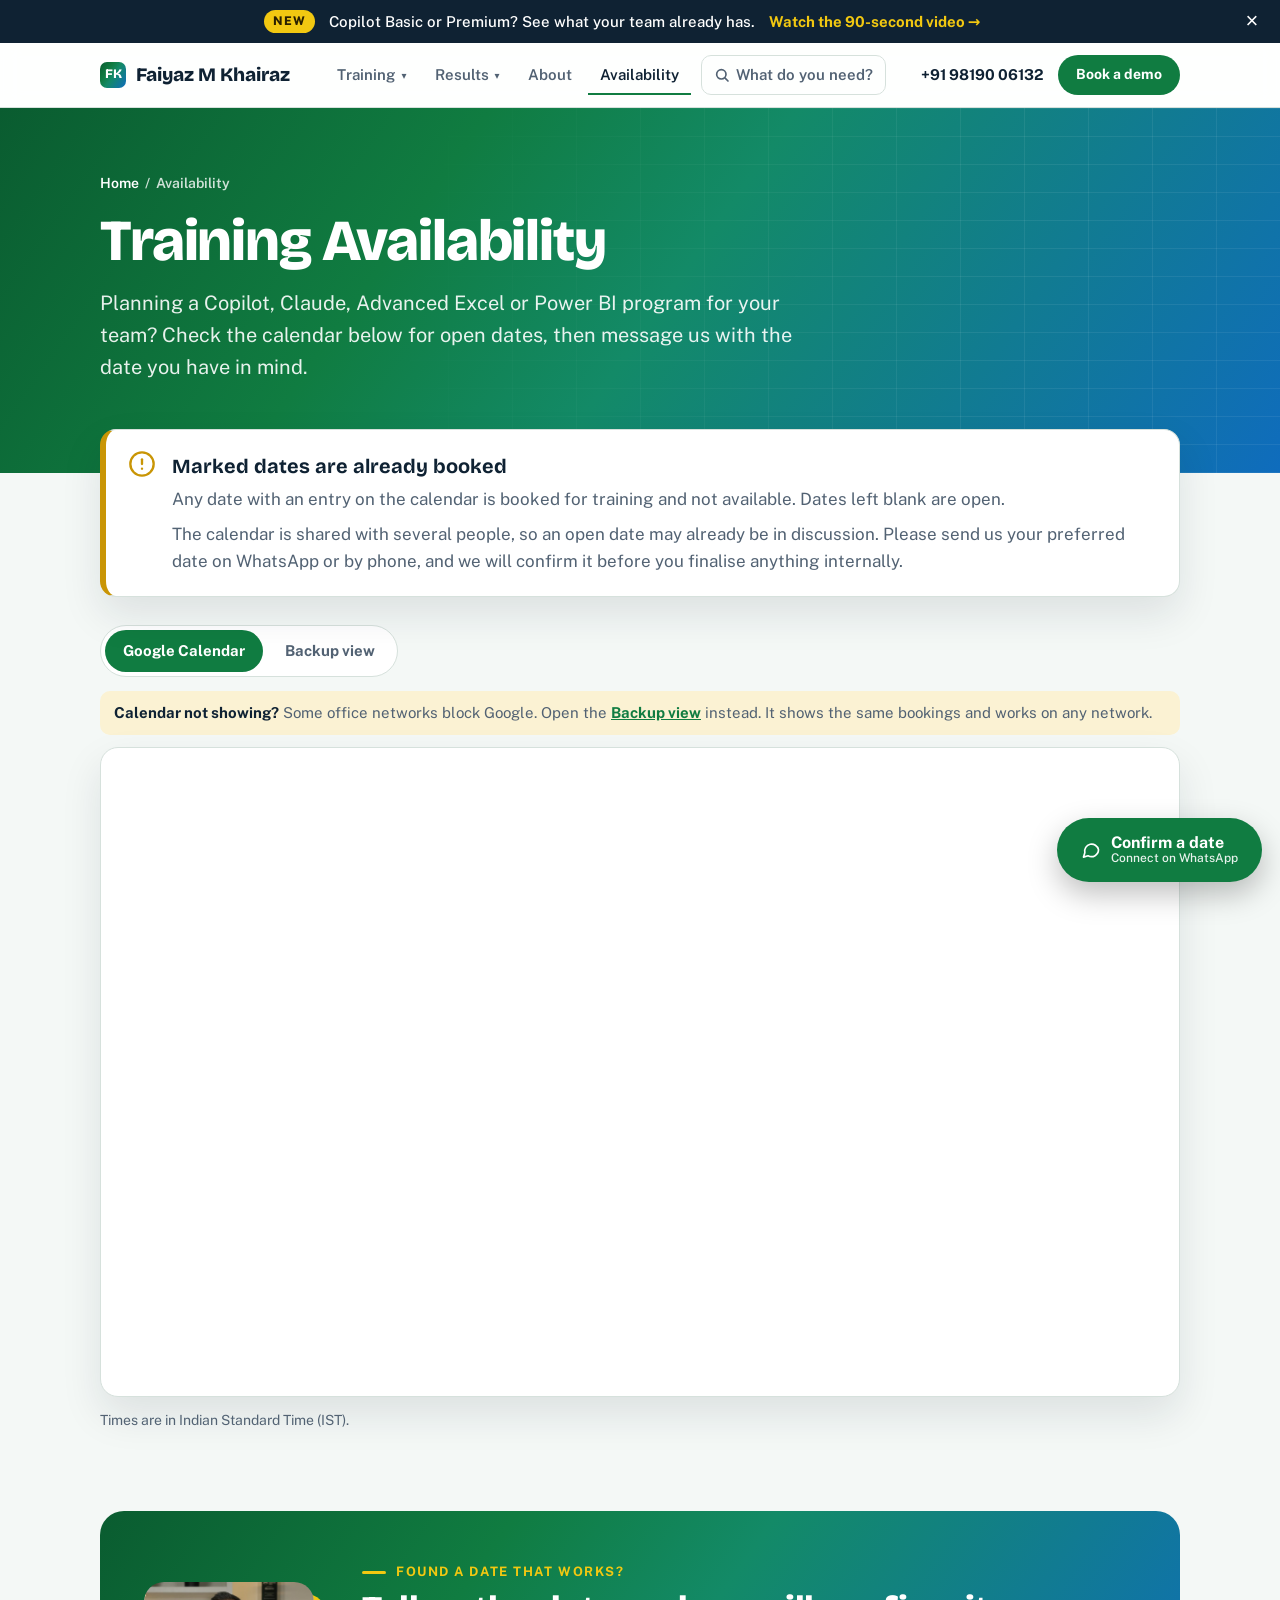
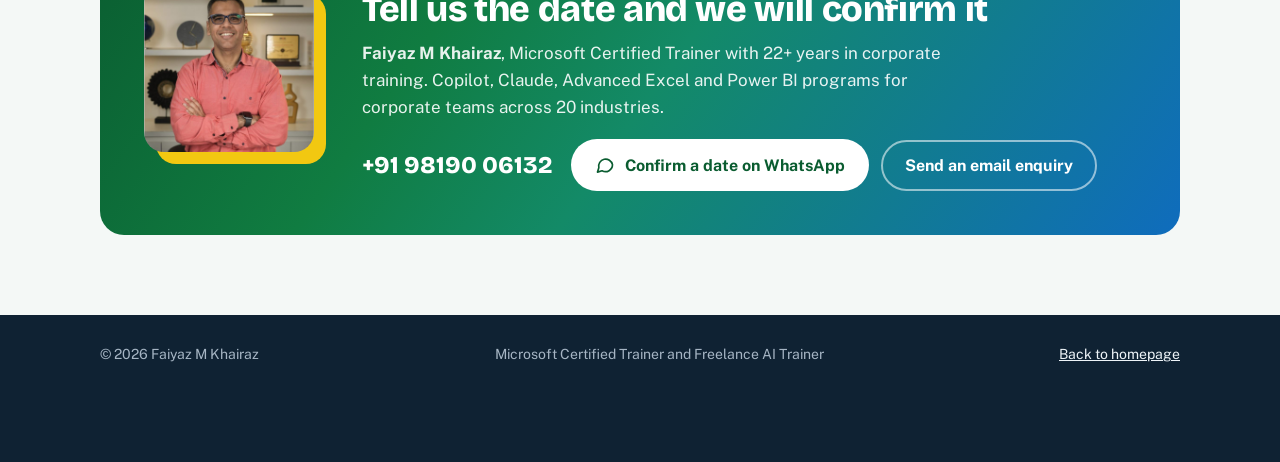
<file: availability/index.html>
<!doctype html>
<html lang="en">
<head>
<meta charset="utf-8">
<meta name="viewport" content="width=device-width, initial-scale=1, viewport-fit=cover">
<title>Training Availability Calendar | Faiyaz M Khairaz</title>
<meta name="description" content="Check Faiyaz M Khairaz's training calendar for open dates for Copilot, Claude, Advanced Excel and Power BI corporate training, then confirm the date with us before finalising.">
<link rel="canonical" href="https://faiyazkhairaz.com/availability/">
<meta name="author" content="Faiyaz M Khairaz">
<meta name="theme-color" content="#107C41">
<meta property="og:type" content="website">
<meta property="og:site_name" content="Faiyaz M Khairaz">
<meta property="og:title" content="Training Availability Calendar | Faiyaz M Khairaz">
<meta property="og:description" content="See open dates for corporate training with Faiyaz M Khairaz, then confirm with us before finalising.">
<meta property="og:url" content="https://faiyazkhairaz.com/availability/">
<meta property="og:image" content="https://faiyazkhairaz.com/assets/img/og-image.jpg">
<meta property="og:locale" content="en_IN">
<meta name="twitter:card" content="summary_large_image">
<meta name="twitter:image" content="https://faiyazkhairaz.com/assets/img/og-image.jpg">
<link rel="icon" href="../assets/img/favicon.png">
<link rel="apple-touch-icon" href="../assets/img/favicon.png">
<link rel="preconnect" href="https://fonts.googleapis.com">
<link rel="preconnect" href="https://fonts.gstatic.com" crossorigin>
<link rel="stylesheet" href="https://fonts.googleapis.com/css2?family=Bricolage+Grotesque:opsz,wght@12..96,400;12..96,600;12..96,700;12..96,800&family=Public+Sans:wght@400;500;600;700&display=swap">
<link rel="stylesheet" href="../case-studies/case-studies.css">
<style>
/* Availability page only */
.notice{display:flex;gap:16px;align-items:flex-start;margin-top:-44px;position:relative;z-index:2;background:var(--surface);border:1px solid var(--line);border-left:6px solid var(--gold);border-radius:16px;padding:20px 22px;box-shadow:0 18px 40px color-mix(in srgb,var(--ink) 10%,transparent)}
.notice svg{flex:none;width:28px;height:28px;color:var(--gold)}
.notice b{display:block;font-family:var(--display);font-size:20px;margin-bottom:4px}
.notice p{color:var(--muted)}
.notice p+p{margin-top:8px}
.cal{background:#FFFFFF;border:1px solid var(--line);border-radius:18px;overflow:hidden;box-shadow:0 18px 40px color-mix(in srgb,var(--ink) 10%,transparent)}
.cal iframe{display:block;width:100%;height:clamp(520px,72vh,720px);border:0}
.cal-alt{margin-top:12px;font-size:14px;color:var(--muted)}
.cal-alt a,.av-msg a,.cal-hint a{color:var(--green);font-weight:700}
.cal-hint{margin:0 0 12px;padding:10px 14px;font-size:15px;color:var(--muted);background:var(--tint-gold);border-radius:10px}
.cal-hint b{color:var(--ink)}

/* Booked colour */
:root{--busy:#C2412D;--tint-busy:#FCE9E5}
@media (prefers-color-scheme: dark){:root:not([data-theme="light"]){--busy:#FF8A73;--tint-busy:#3A1D18}}
:root[data-theme="dark"]{--busy:#FF8A73;--tint-busy:#3A1D18}

/* View switch */
.tabs{display:inline-flex;gap:4px;margin-top:28px;margin-bottom:14px;padding:4px;background:var(--surface);border:1px solid var(--line);border-radius:999px;max-width:100%}
.tabs button{font:700 15px/1 var(--body);color:var(--muted);background:none;border:0;border-radius:999px;padding:11px 18px;cursor:pointer;min-height:42px}
.tabs button[aria-selected="true"]{background:var(--green);color:var(--on-accent)}
.tabs button:focus-visible{outline:3px solid var(--sky);outline-offset:2px}

/* Own calendar */
.av{background:var(--surface);border:1px solid var(--line);border-radius:18px;padding:clamp(16px,3vw,28px);box-shadow:0 18px 40px color-mix(in srgb,var(--ink) 10%,transparent)}
.av-head{display:flex;align-items:center;justify-content:space-between;gap:12px}
.av-head h2{font-family:var(--display);font-size:clamp(22px,3vw,30px);margin:0;text-align:center;flex:1}
.av-nav{width:44px;height:44px;flex:none;border-radius:50%;border:1px solid var(--line);background:var(--surface);color:var(--ink);font-size:22px;line-height:1;cursor:pointer;display:grid;place-items:center}
.av-nav:disabled{opacity:.35;cursor:default}
.av-nav:not(:disabled):hover{border-color:var(--green);color:var(--green)}
.legend{display:flex;flex-wrap:wrap;justify-content:center;gap:8px 20px;margin:14px 0 18px;font-size:14px;color:var(--muted)}
.legend span{display:inline-flex;align-items:center;gap:8px}
.sw{width:14px;height:14px;border-radius:4px;display:inline-block;border:1px solid var(--line)}
.sw-busy{background:var(--tint-busy);border-color:var(--busy)}
.sw-open{background:var(--surface)}
.sw-today{background:var(--surface);border:2px solid var(--green)}
.grid{display:grid;grid-template-columns:repeat(7,minmax(0,1fr));gap:6px}
.dow{font-size:12px;font-weight:700;letter-spacing:.08em;text-transform:uppercase;color:var(--muted);text-align:center;padding-bottom:4px}
.day{min-height:92px;border:1px solid var(--line);border-radius:10px;padding:6px;display:flex;flex-direction:column;gap:4px;min-width:0;background:var(--surface)}
.day.blank{border:0;background:none}
.day .n{font-weight:700;font-size:14px}
.day.past{opacity:.45}
.day.today{border:2px solid var(--green)}
.day.busy{background:var(--tint-busy);border-color:color-mix(in srgb,var(--busy) 45%,transparent)}
.day.busy .n{color:var(--busy)}
.chip{font-size:12px;line-height:1.25;font-weight:600;color:var(--ink);background:var(--surface);border-left:3px solid var(--busy);border-radius:4px;padding:3px 5px;white-space:nowrap;overflow:hidden;text-overflow:ellipsis}
.more{font-size:12px;color:var(--muted);font-weight:600}
.av-list{margin-top:22px;border-top:1px solid var(--line);padding-top:18px}
.av-list h3{font-family:var(--display);font-size:20px;margin:0 0 10px}
.av-list ul{list-style:none;margin:0;padding:0;display:grid;gap:8px}
.av-list li{display:grid;grid-template-columns:minmax(120px,auto) 1fr;gap:4px 16px;padding:10px 14px;border-radius:10px;background:var(--tint-busy);border-left:4px solid var(--busy)}
.av-list li b{color:var(--busy)}
.av-list li small{display:block;color:var(--muted);font-size:13px}
.av-list .none{background:var(--tint-green);border-left-color:var(--green);display:block}
.av-msg{margin-top:14px;font-size:14px;color:var(--muted)}
.av-msg.err{color:var(--busy);font-weight:600}
@media (max-width:640px){
  .day{min-height:48px;padding:4px;align-items:center;justify-content:flex-start}
  .day .n{font-size:13px}
  .chip,.more{display:none}
  .day.busy::after{content:"";width:6px;height:6px;border-radius:50%;background:var(--busy)}
  .dow{font-size:11px;letter-spacing:0}
  .av-list li{grid-template-columns:1fr}
  .tabs{display:flex}
  .tabs button{flex:1;padding:11px 10px;font-size:14px}
}
</style>
<link rel="stylesheet" href="/assets/nav/site-nav.css">
<script src="/assets/nav/site-nav.js" defer></script>
</head>
<body>
<header class="top">
  <div class="wrap">
    <a class="mark" href="../index.html"><i>FK</i>Faiyaz M Khairaz</a>
    <nav class="nav" aria-label="Sections">
      <a href="../index.html#about">About</a>
      <a href="../index.html#programs">Programs</a>
      <a href="../case-studies/index.html">Case Studies</a>
      <a href="index.html" aria-current="page">Availability</a>
      <a href="../index.html#clients">Clients</a>
      <a href="../index.html#enquiry">Enquire</a>
    </nav>
    <div class="top-cta"><a class="tel" href="tel:+919819006132">+91 98190 06132</a><a class="btn btn-green" href="https://wa.me/919819006132?text=Hi%20Faiyaz%2C%20I%20checked%20your%20availability%20calendar%20and%20would%20like%20to%20confirm%20a%20training%20date." target="_blank" rel="noopener">WhatsApp me</a></div>
  </div>
</header>

<main>
<section class="cs-hero">
  <div class="wrap">
    <div>
      <nav class="crumbs" aria-label="Breadcrumb"><a href="../index.html">Home</a><span aria-hidden="true">/</span><span>Availability</span></nav>
      <h1>Training Availability</h1>
      <p class="intro">Planning a Copilot, Claude, Advanced Excel or Power BI program for your team? Check the calendar below for open dates, then message us with the date you have in mind.</p>
    </div>
  </div>
</section>

<section style="padding-top:0">
  <div class="wrap">
    <div class="notice" role="note">
      <svg viewBox="0 0 24 24" fill="none" stroke="currentColor" stroke-width="2" stroke-linecap="round" stroke-linejoin="round" aria-hidden="true"><circle cx="12" cy="12" r="10"/><path d="M12 8v4"/><path d="M12 16h.01"/></svg>
      <div>
        <b>Marked dates are already booked</b>
        <p>Any date with an entry on the calendar is booked for training and not available. Dates left blank are open.</p>
        <p>The calendar is shared with several people, so an open date may already be in discussion. Please send us your preferred date on WhatsApp or by phone, and we will confirm it before you finalise anything internally.</p>
      </div>
    </div>

    <div class="tabs" role="tablist" aria-label="Choose a calendar view">
      <button type="button" role="tab" id="tab-google" aria-selected="true" aria-controls="panel-google">Google Calendar</button>
      <button type="button" role="tab" id="tab-own" aria-selected="false" aria-controls="panel-own" tabindex="-1">Backup view</button>
    </div>

    <div id="panel-own" role="tabpanel" aria-labelledby="tab-own" hidden>
      <div class="av">
        <div class="av-head">
          <button type="button" class="av-nav" id="av-prev" aria-label="Previous month">&#8249;</button>
          <h2 id="av-month" aria-live="polite">&nbsp;</h2>
          <button type="button" class="av-nav" id="av-next" aria-label="Next month">&#8250;</button>
        </div>
        <div class="legend" aria-hidden="true">
          <span><i class="sw sw-busy"></i>Booked</span>
          <span><i class="sw sw-open"></i>Open (please confirm)</span>
          <span><i class="sw sw-today"></i>Today</span>
        </div>
        <div class="grid" id="av-grid"></div>
        <div class="av-list">
          <h3 id="av-list-h">Booked dates</h3>
          <ul id="av-list"><li class="none">Loading the calendar…</li></ul>
        </div>
        <p class="av-msg" id="av-msg">Loading the calendar…</p>
      </div>
    </div>

    <div id="panel-google" role="tabpanel" aria-labelledby="tab-google">
      <p class="cal-hint"><b>Calendar not showing?</b> Some office networks block Google. Open the <a href="#" id="back-own">Backup view</a> instead. It shows the same bookings and works on any network.</p>
      <div class="cal">
        <iframe id="gcal" title="Faiyaz M Khairaz training calendar in Google Calendar"
          data-src="https://calendar.google.com/calendar/embed?src=1q6n3rqcsvnal63nr944qm4htc%40group.calendar.google.com&amp;ctz=Asia%2FKolkata&amp;mode=MONTH&amp;showTitle=0&amp;showPrint=0&amp;showCalendars=0&amp;showTz=0&amp;wkst=2"></iframe>
      </div>
      <p class="cal-alt">Times are in Indian Standard Time (IST).</p>
    </div>
  </div>
</section>

<section style="padding-top:0">
  <div class="wrap">
    <div class="cta">
      <div class="ph"><img src="../assets/img/faiyaz-m-khairaz-corporate-trainer.jpg" alt="Faiyaz M Khairaz" width="170" height="170"></div>
      <div>
        <span class="eyebrow">Found a date that works?</span>
        <h2>Tell us the date and we will confirm it</h2>
        <p><b>Faiyaz M Khairaz</b>, Microsoft Certified Trainer with 22+ years in corporate training. Copilot, Claude, Advanced Excel and Power BI programs for corporate teams across 20 industries.</p>
        <div class="row">
          <a class="phone" href="tel:+919819006132">+91 98190 06132</a>
          <a class="btn btn-white" href="https://wa.me/919819006132?text=Hi%20Faiyaz%2C%20I%20checked%20your%20availability%20calendar%20and%20would%20like%20to%20confirm%20a%20training%20date%3A%20" target="_blank" rel="noopener"><svg viewBox="0 0 24 24" fill="none" stroke="currentColor" stroke-width="2" stroke-linecap="round" stroke-linejoin="round" aria-hidden="true"><path d="M21 11.5a8.4 8.4 0 0 1-12.5 7.4L3 20.5l1.6-5.3A8.4 8.4 0 1 1 21 11.5z"/></svg>Confirm a date on WhatsApp</a>
          <a class="btn btn-outline-white" href="../index.html#enquiry">Send an email enquiry</a>
        </div>
      </div>
    </div>
  </div>
</section>
</main>

<footer>
  <div class="wrap">
    <span>&copy; 2026 Faiyaz M Khairaz</span>
    <span>Microsoft Certified Trainer and Freelance AI Trainer</span>
    <a href="../index.html">Back to homepage</a>
  </div>
</footer>
<a class="btn btn-green float" href="https://wa.me/919819006132?text=Hi%20Faiyaz%2C%20I%20checked%20your%20availability%20calendar%20and%20would%20like%20to%20confirm%20a%20training%20date%3A%20" target="_blank" rel="noopener"><svg viewBox="0 0 24 24" fill="none" stroke="currentColor" stroke-width="2" stroke-linecap="round" stroke-linejoin="round" aria-hidden="true"><path d="M21 11.5a8.4 8.4 0 0 1-12.5 7.4L3 20.5l1.6-5.3A8.4 8.4 0 1 1 21 11.5z"/></svg><span class="fl"><b>Confirm a date</b><small>Connect on WhatsApp</small></span></a>
<script>
(function(){
  /* ---------- Tabs: "Booked dates" (from this website) and Google Calendar ---------- */
  var tabs=[document.getElementById('tab-own'),document.getElementById('tab-google')];
  var panels=[document.getElementById('panel-own'),document.getElementById('panel-google')];
  var gcal=document.getElementById('gcal');
  function show(k){
    tabs.forEach(function(t,i){var on=i===k;t.setAttribute('aria-selected',on);t.tabIndex=on?0:-1;panels[i].hidden=!on;});
    if(k===0&&!started){started=true;load();}
    if(k===1&&!gcal.src){
      var src=gcal.getAttribute('data-src');
      // On phones the month grid is cramped, so Google shows its agenda (list) view.
      if(window.matchMedia('(max-width:640px)').matches) src=src.replace('mode=MONTH','mode=AGENDA');
      gcal.src=src;
    }
  }
  tabs.forEach(function(t,i){
    t.addEventListener('click',function(){show(i);});
    t.addEventListener('keydown',function(e){if(e.key==='ArrowRight'||e.key==='ArrowLeft'){var k=1-i;show(k);tabs[k].focus();}});
  });
  document.getElementById('back-own').addEventListener('click',function(e){e.preventDefault();show(0);tabs[0].focus();});

  /* ---------- Booked dates, read live from the calendar by calendar-feed.php ---------- */
  var FEED='calendar-feed.php';
  var MONTHS=['January','February','March','April','May','June','July','August','September','October','November','December'];
  var DOW=['Mon','Tue','Wed','Thu','Fri','Sat','Sun'];
  var grid=document.getElementById('av-grid'),title=document.getElementById('av-month');
  var list=document.getElementById('av-list'),listH=document.getElementById('av-list-h'),msg=document.getElementById('av-msg');
  var prev=document.getElementById('av-prev'),next=document.getElementById('av-next');
  var byDay={},events=[],minM,maxM,view,loaded=false,started=false;

  function todayIST(){return new Intl.DateTimeFormat('en-CA',{timeZone:'Asia/Kolkata',year:'numeric',month:'2-digit',day:'2-digit'}).format(new Date());}
  function ym(s){return {y:+s.slice(0,4),m:+s.slice(5,7)-1};}
  function idx(o){return o.y*12+o.m;}
  function pad(n){return (n<10?'0':'')+n;}
  function iso(y,m,d){return y+'-'+pad(m+1)+'-'+pad(d);}
  function nice(s){var p=ym(s);return (+s.slice(8,10))+' '+MONTHS[p.m].slice(0,3)+' '+p.y;}
  function weekday(s){return DOW[(new Date(Date.UTC(+s.slice(0,4),+s.slice(5,7)-1,+s.slice(8,10))).getUTCDay()+6)%7];}
  function el(tag,cls,text){var e=document.createElement(tag);if(cls)e.className=cls;if(text!=null)e.textContent=text;return e;}

  function index(evs){
    byDay={};
    evs.forEach(function(ev){
      var d=new Date(ev.start+'T00:00:00Z'),end=new Date(ev.end+'T00:00:00Z'),guard=0;
      while(d<=end&&guard++<400){
        var k=d.toISOString().slice(0,10);
        (byDay[k]=byDay[k]||[]).push(ev);
        d.setUTCDate(d.getUTCDate()+1);
      }
    });
  }

  function render(){
    var y=view.y,m=view.m,today=todayIST();
    title.textContent=MONTHS[m]+' '+y;
    prev.disabled=idx(view)<=minM; next.disabled=idx(view)>=maxM;
    grid.textContent='';
    DOW.forEach(function(d){grid.appendChild(el('div','dow',d));});
    var first=(new Date(Date.UTC(y,m,1)).getUTCDay()+6)%7,days=new Date(Date.UTC(y,m+1,0)).getUTCDate();
    for(var b=0;b<first;b++)grid.appendChild(el('div','day blank'));
    for(var d=1;d<=days;d++){
      var k=iso(y,m,d),evs=byDay[k]||[],c=el('div','day');
      if(k<today)c.classList.add('past');
      if(k===today)c.classList.add('today');
      if(evs.length)c.classList.add('busy');
      c.appendChild(el('span','n',d));
      evs.slice(0,2).forEach(function(ev){var ch=el('span','chip',ev.title);ch.title=ev.title+(ev.time?' · '+ev.time:'');c.appendChild(ch);});
      if(evs.length>2)c.appendChild(el('span','more','+'+(evs.length-2)+' more'));
      c.setAttribute('aria-label',d+' '+MONTHS[m]+(evs.length?': booked, '+evs.map(function(e){return e.title;}).join(', '):': open'));
      grid.appendChild(c);
    }
    // List of bookings in this month
    listH.textContent='Booked in '+MONTHS[m]+' '+y;
    list.textContent='';
    var from=iso(y,m,1),to=iso(y,m,days);
    var inMonth=events.filter(function(ev){return ev.end>=from&&ev.start<=to;});
    if(!inMonth.length){list.appendChild(el('li','none','No bookings yet in '+MONTHS[m]+'. All dates are open, subject to confirmation.'));return;}
    inMonth.forEach(function(ev){
      var li=el('li'),when=el('b',null,ev.start===ev.end?weekday(ev.start)+', '+nice(ev.start):nice(ev.start)+' – '+nice(ev.end));
      var what=el('span',null,ev.title);
      if(ev.time)what.appendChild(el('small',null,ev.time+' IST'));
      li.appendChild(when);li.appendChild(what);list.appendChild(li);
    });
  }

  function load(){
    fetch(FEED,{cache:'no-store',headers:{'Accept':'application/json'}})
      .then(function(r){return r.json();})
      .then(function(data){
        if(!data||!data.ok)throw new Error('no data');
        events=data.events||[];index(events);
        var t=ym(todayIST());
        minM=idx(ym(data.from));maxM=idx(ym(data.until));
        if(!loaded){view=t;loaded=true;}
        if(idx(view)<minM)view=ym(data.from);
        if(idx(view)>maxM)view=ym(data.until);
        render();
        var u=new Date(data.updated);
        msg.className='av-msg';
        msg.textContent='Live from Faiyaz’s training calendar. Last checked '+u.toLocaleTimeString('en-IN',{timeZone:'Asia/Kolkata',hour:'numeric',minute:'2-digit'})+' IST'+(data.stale?' (showing the last saved copy)':'')+'.';
      })
      .catch(function(){
        if(loaded)return; // keep showing the last good data
        msg.className='av-msg err';
        msg.textContent='';
        msg.append('The booked dates could not be loaded just now. Try the ');
        var a=el('a',null,'Google Calendar view');a.href='#';a.addEventListener('click',function(e){e.preventDefault();show(1);});
        msg.append(a,', or WhatsApp +91 98190 06132 and we will tell you the open dates.');
        list.textContent='';list.appendChild(el('li','none','Calendar not available right now.'));
        title.textContent=MONTHS[ym(todayIST()).m]+' '+ym(todayIST()).y;prev.disabled=next.disabled=true;
      });
  }

  prev.addEventListener('click',function(){if(idx(view)>minM){view=view.m===0?{y:view.y-1,m:11}:{y:view.y,m:view.m-1};render();}});
  next.addEventListener('click',function(){if(idx(view)<maxM){view=view.m===11?{y:view.y+1,m:0}:{y:view.y,m:view.m+1};render();}});

  // Google Calendar is the default view. "Booked dates" loads the first time it is opened.
  show(1);
  // Keep it live while the page is open: check for calendar changes every minute.
  setInterval(function(){if(!document.hidden&&started)load();},60000);
  document.addEventListener('visibilitychange',function(){if(!document.hidden&&loaded)load();});
})();
</script>
</body>
</html>
</file>
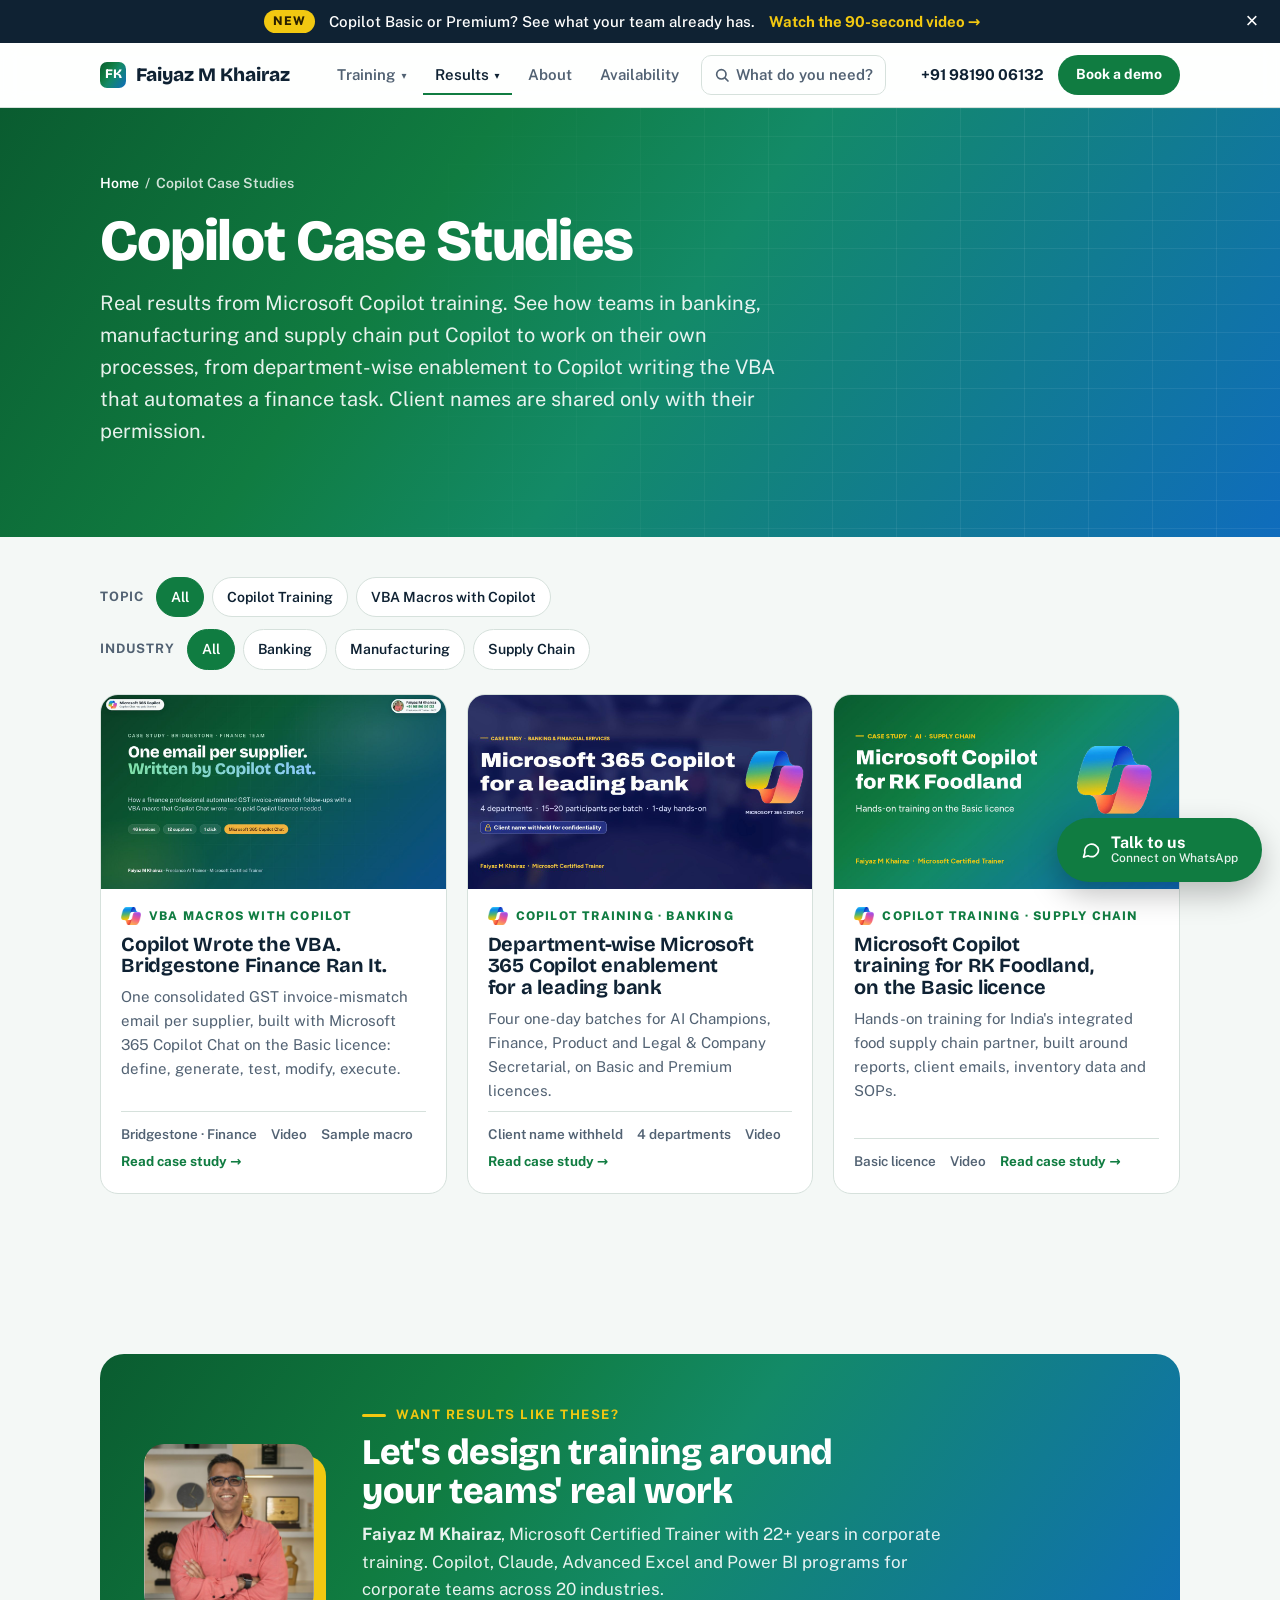
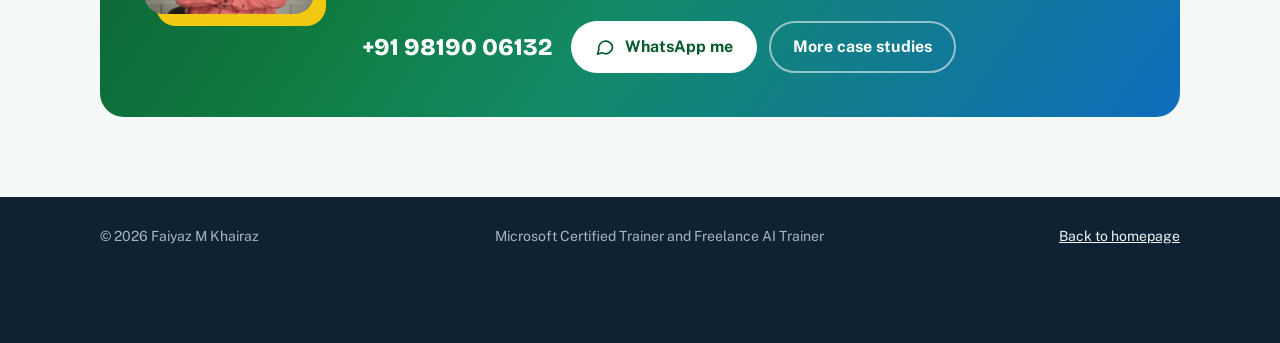
<file: case-studies/index.html>
<!doctype html>
<html lang="en">
<head>
<meta charset="utf-8">
<meta name="viewport" content="width=device-width, initial-scale=1, viewport-fit=cover">
<title>Copilot Case Studies: Microsoft Copilot Training &amp; Automation | Faiyaz M Khairaz</title>
<meta name="description" content="Microsoft Copilot case studies by Faiyaz M Khairaz, Freelance AI Trainer and Microsoft Certified Trainer: Copilot training and Copilot-built automation for banking, manufacturing and supply chain teams.">
<link rel="canonical" href="https://faiyazkhairaz.com/case-studies/">
<meta name="author" content="Faiyaz M Khairaz">
<meta name="theme-color" content="#107C41">
<meta property="og:type" content="website">
<meta property="og:site_name" content="Faiyaz M Khairaz">
<meta property="og:title" content="Copilot Case Studies: Microsoft Copilot Training &amp; Automation | Faiyaz M Khairaz">
<meta property="og:description" content="Microsoft Copilot case studies: Copilot training and Copilot-built automation for banking, manufacturing and supply chain teams.">
<meta property="og:url" content="https://faiyazkhairaz.com/case-studies/">
<meta property="og:image" content="https://faiyazkhairaz.com/assets/case-studies/ai-banking-share.jpg">
<meta property="og:locale" content="en_IN">
<meta name="twitter:card" content="summary_large_image">
<meta name="twitter:image" content="https://faiyazkhairaz.com/assets/case-studies/ai-banking-share.jpg">
<link rel="icon" href="../assets/img/favicon.png">
<link rel="apple-touch-icon" href="../assets/img/favicon.png">
<link rel="preconnect" href="https://fonts.googleapis.com">
<link rel="preconnect" href="https://fonts.gstatic.com" crossorigin>
<link rel="stylesheet" href="https://fonts.googleapis.com/css2?family=Bricolage+Grotesque:opsz,wght@12..96,400;12..96,600;12..96,700;12..96,800&family=Public+Sans:wght@400;500;600;700&display=swap">
<link rel="stylesheet" href="case-studies.css">
</head>
<body>
<header class="top">
  <div class="wrap">
    <a class="mark" href="../index.html"><i>FK</i>Faiyaz M Khairaz</a>
    <nav class="nav" aria-label="Sections">
      <a href="../index.html#about">About</a>
      <a href="../index.html#programs">Programs</a>
      <a href="../index.html#videos">Videos</a>
      <a href="index.html" aria-current="page">Case Studies</a>
      <a href="../index.html#clients">Clients</a>
      <a href="../availability/">Availability</a>
      <a href="../index.html#enquiry">Enquire</a>
    </nav>
    <div class="top-cta"><a class="tel" href="tel:+919819006132">+91 98190 06132</a><a class="btn btn-green" href="https://wa.me/919819006132?text=Hi%20Faiyaz%2C%20I%20found%20your%20profile%20and%20would%20like%20to%20discuss%20a%20training%20program%20for%20my%20team." target="_blank" rel="noopener">WhatsApp me</a></div>
  </div>
</header>

<main>
<section class="cs-hero">
  <div class="wrap">
    <div>
      <nav class="crumbs" aria-label="Breadcrumb"><a href="../index.html">Home</a><span aria-hidden="true">/</span><span>Copilot Case Studies</span></nav>
      <h1>Copilot Case Studies</h1>
      <p class="intro">Real results from Microsoft Copilot training. See how teams in banking, manufacturing and supply chain put Copilot to work on their own processes, from department-wise enablement to Copilot writing the VBA that automates a finance task. Client names are shared only with their permission.</p>
    </div>
  </div>
</section>

<section style="padding-top:40px">
  <div class="wrap">
    <div class="filters" data-group="topic" role="group" aria-label="Filter by topic">
      <span class="lbl">Topic</span>
      <button type="button" data-v="all" aria-pressed="true">All</button>
      <button type="button" data-v="ai" aria-pressed="false">Copilot Training</button>
      <button type="button" data-v="vba" aria-pressed="false">VBA Macros with Copilot</button>
    </div>
    <div class="filters" data-group="industry" role="group" aria-label="Filter by industry">
      <span class="lbl">Industry</span>
      <button type="button" data-v="all" aria-pressed="true">All</button>
      <button type="button" data-v="banking" aria-pressed="false">Banking</button>
      <button type="button" data-v="manufacturing" aria-pressed="false">Manufacturing</button>
      <button type="button" data-v="supply-chain" aria-pressed="false">Supply Chain</button>
    </div>
    <div class="cards" data-filterable>
      <a class="card" href="vba-macros-copilot-gst-supplier-emails/" data-topic="vba" data-industry="manufacturing">
        <img src="vba-macros-copilot-gst-supplier-emails/poster.jpg" alt="" width="1280" height="720" loading="lazy">
        <div class="in">
          <span class="kind"><img src="../assets/img/copilot-logo.png" alt="" width="20" height="18">VBA Macros with Copilot</span>
          <h3>Copilot Wrote the VBA. Bridgestone Finance Ran It.</h3>
          <p>One consolidated GST invoice-mismatch email per supplier, built with Microsoft 365 Copilot Chat on the Basic licence: define, generate, test, modify, execute.</p>
          <div class="meta"><span>Bridgestone · Finance</span><span>Video</span><span>Sample macro</span><span class="go">Read case study →</span></div>
        </div>
      </a>
      <a class="card" href="ai-banking-copilot-enablement.html" data-topic="ai" data-industry="banking">
        <img src="../assets/case-studies/ai-banking-copilot-video.jpg" alt="" width="1280" height="720" loading="lazy">
        <div class="in">
          <span class="kind"><img src="../assets/img/copilot-logo.png" alt="" width="20" height="18">Copilot Training · Banking</span>
          <h3>Department-wise Microsoft 365 Copilot enablement for a leading bank</h3>
          <p>Four one-day batches for AI Champions, Finance, Product and Legal &amp; Company Secretarial, on Basic and Premium licences.</p>
          <div class="meta"><span>Client name withheld</span><span>4 departments</span><span>Video</span><span class="go">Read case study →</span></div>
        </div>
      </a>
      <a class="card" href="ai-supply-chain-rk-foodland-copilot.html" data-topic="ai" data-industry="supply-chain">
        <img src="../assets/case-studies/ai-supply-chain-rk-foodland-video.jpg" alt="" width="1280" height="720" loading="lazy">
        <div class="in">
          <span class="kind"><img src="../assets/img/copilot-logo.png" alt="" width="20" height="18">Copilot Training · Supply Chain</span>
          <h3>Microsoft Copilot training for RK Foodland, on the Basic licence</h3>
          <p>Hands-on training for India's integrated food supply chain partner, built around reports, client emails, inventory data and SOPs.</p>
          <div class="meta"><span>Basic licence</span><span>Video</span><span class="go">Read case study →</span></div>
        </div>
      </a>
    </div>
    <p class="empty" id="empty" hidden>No case studies match yet. Try another topic or industry.</p>
  </div>
</section>

<section>
  <div class="wrap">
    <div class="cta">
      <div class="ph"><img src="../assets/img/faiyaz-m-khairaz-corporate-trainer.jpg" alt="Faiyaz M Khairaz" width="170" height="170"></div>
      <div>
        <span class="eyebrow">Want results like these?</span>
        <h2>Let's design training around your teams' real work</h2>
        <p><b>Faiyaz M Khairaz</b>, Microsoft Certified Trainer with 22+ years in corporate training. Copilot, Claude, Advanced Excel and Power BI programs for corporate teams across 20 industries.</p>
        <div class="row">
          <a class="phone" href="tel:+919819006132">+91 98190 06132</a>
          <a class="btn btn-white" href="https://wa.me/919819006132?text=Hi%20Faiyaz%2C%20I%20found%20your%20profile%20and%20would%20like%20to%20discuss%20a%20training%20program%20for%20my%20team." target="_blank" rel="noopener"><svg viewBox="0 0 24 24" fill="none" stroke="currentColor" stroke-width="2" stroke-linecap="round" stroke-linejoin="round" aria-hidden="true"><path d="M21 11.5a8.4 8.4 0 0 1-12.5 7.4L3 20.5l1.6-5.3A8.4 8.4 0 1 1 21 11.5z"/></svg>WhatsApp me</a>
          <a class="btn btn-outline-white" href="index.html">More case studies</a>
        </div>
      </div>
    </div>
  </div>
</section>

</main>

<footer>
  <div class="wrap">
    <span>&copy; 2026 Faiyaz M Khairaz</span>
    <span>Microsoft Certified Trainer and Freelance AI Trainer</span>
    <a href="../index.html">Back to homepage</a>
  </div>
</footer>
<a class="btn btn-green float" href="https://wa.me/919819006132?text=Hi%20Faiyaz%2C%20I%20found%20your%20profile%20and%20would%20like%20to%20discuss%20a%20training%20program%20for%20my%20team." target="_blank" rel="noopener"><svg viewBox="0 0 24 24" fill="none" stroke="currentColor" stroke-width="2" stroke-linecap="round" stroke-linejoin="round" aria-hidden="true"><path d="M21 11.5a8.4 8.4 0 0 1-12.5 7.4L3 20.5l1.6-5.3A8.4 8.4 0 1 1 21 11.5z"/></svg><span class="fl"><b>Talk to us</b><small>Connect on WhatsApp</small></span></a>
<script src="case-studies.js"></script>
</body>
</html>
</file>
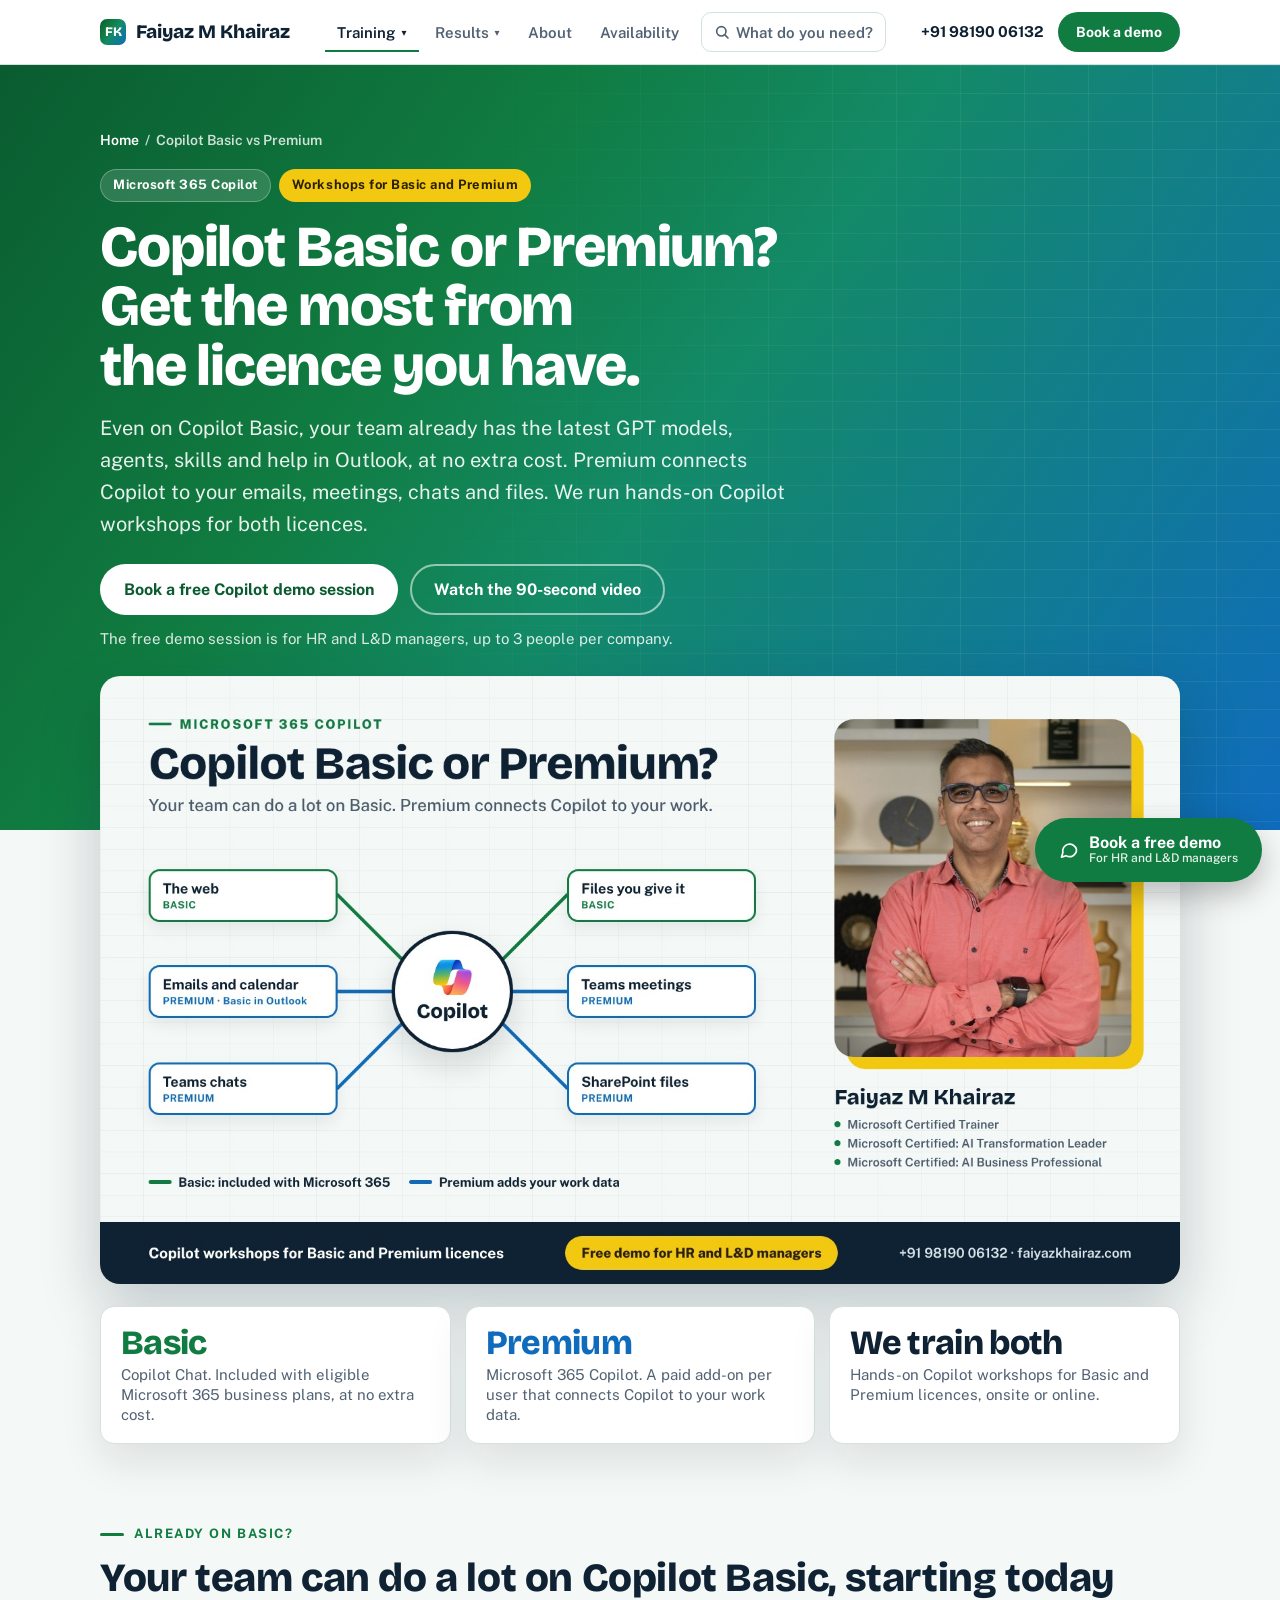
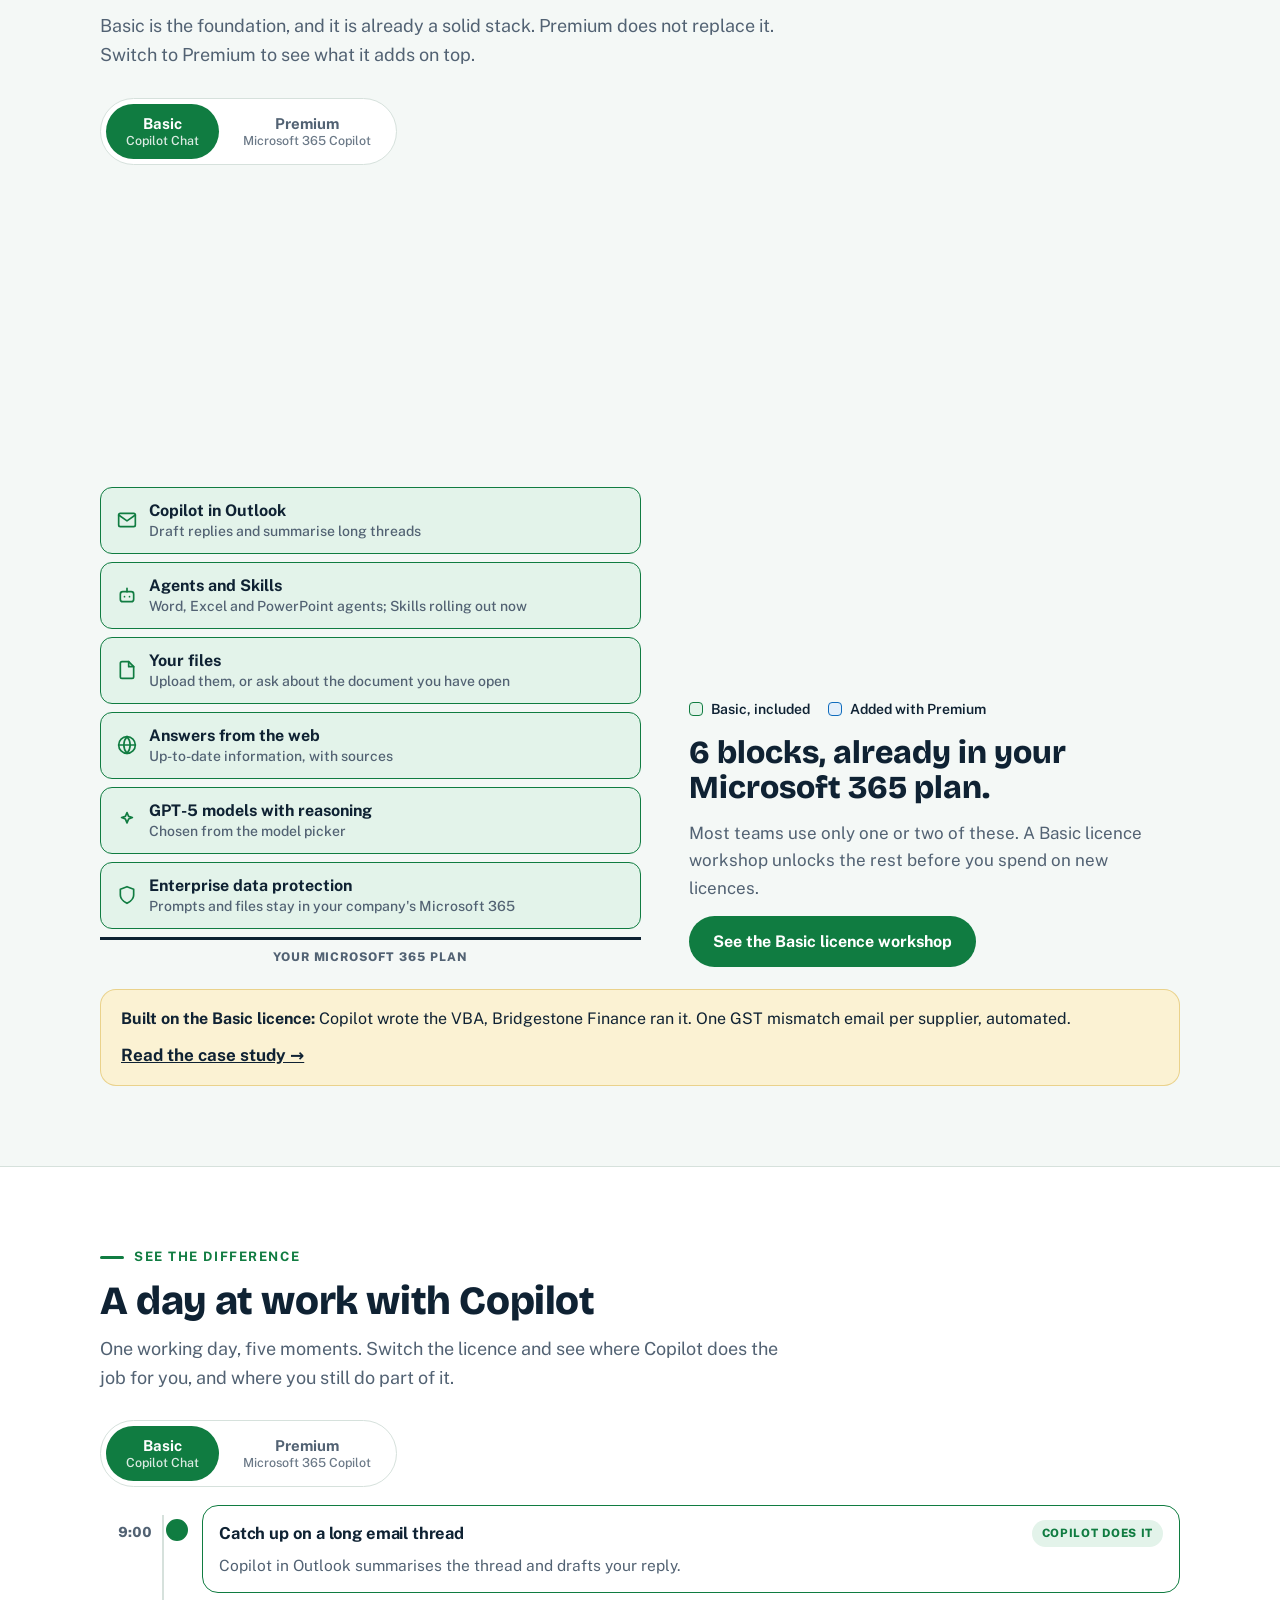
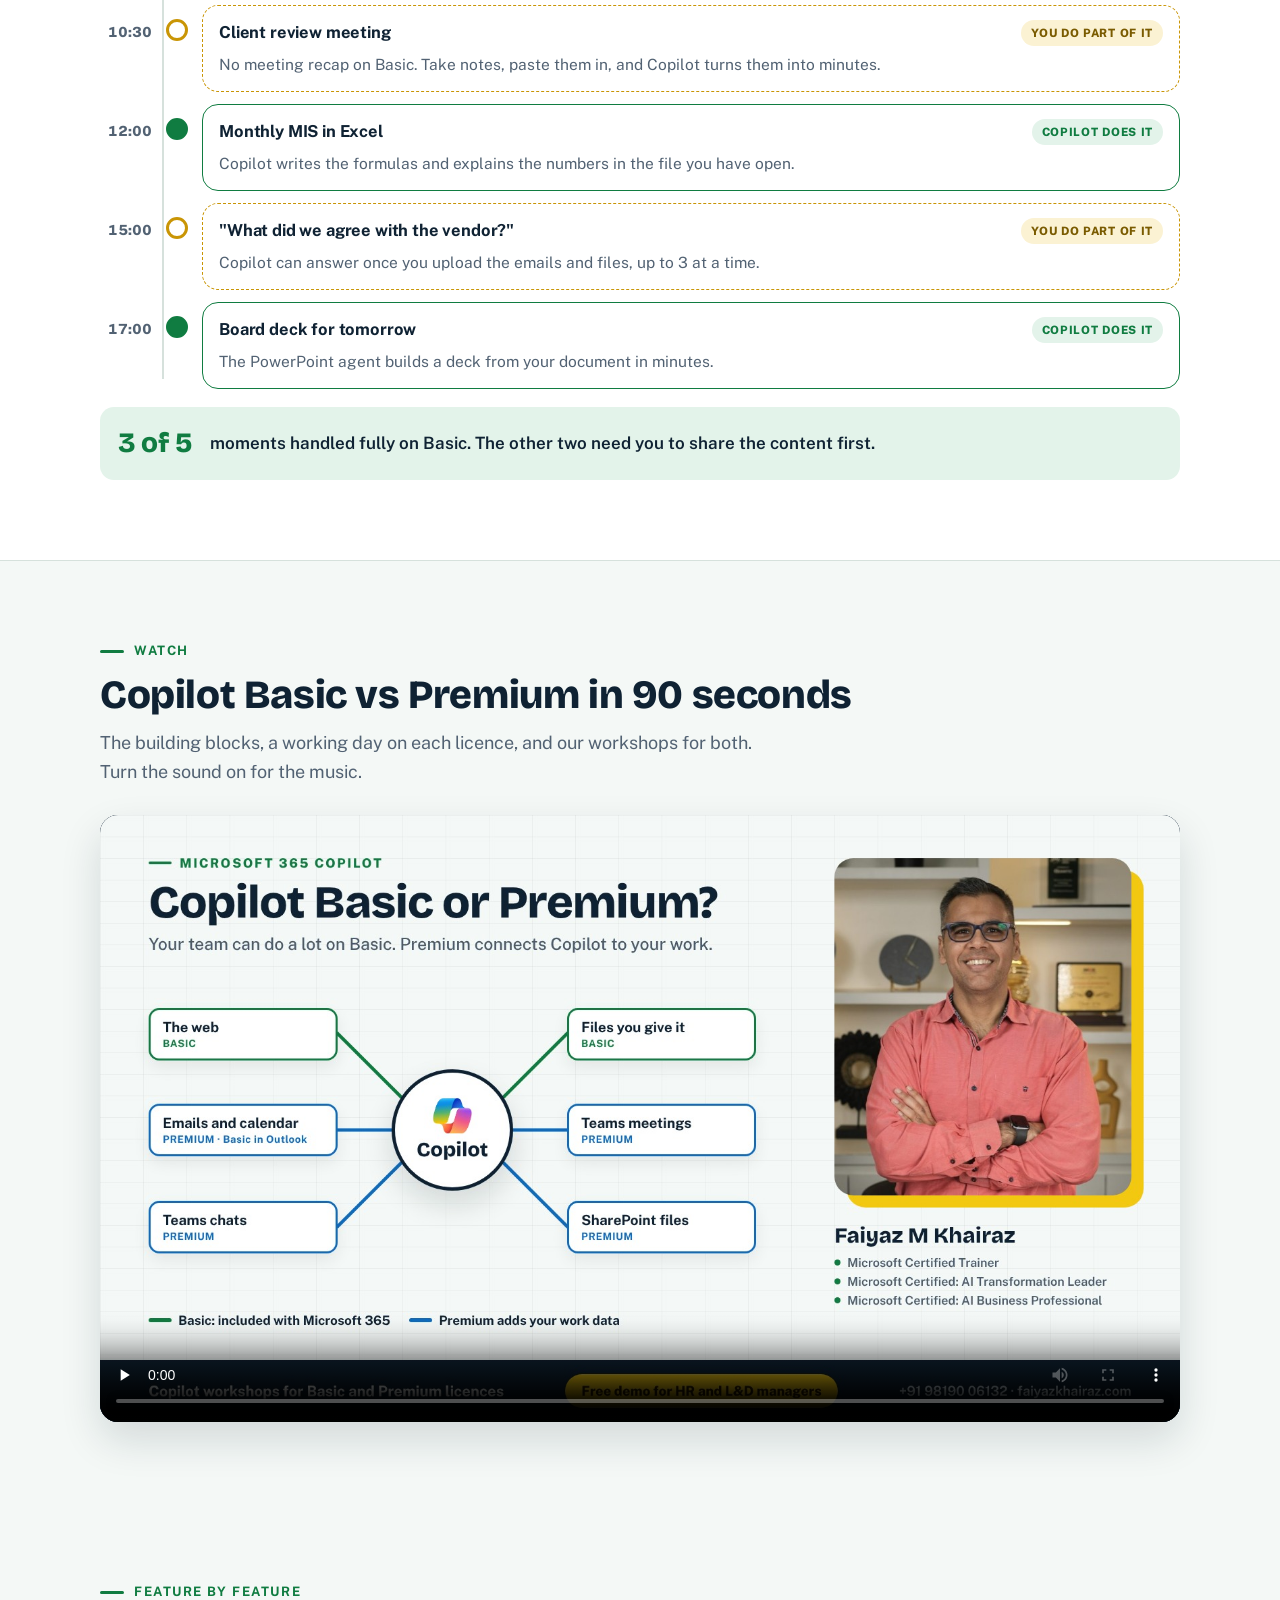
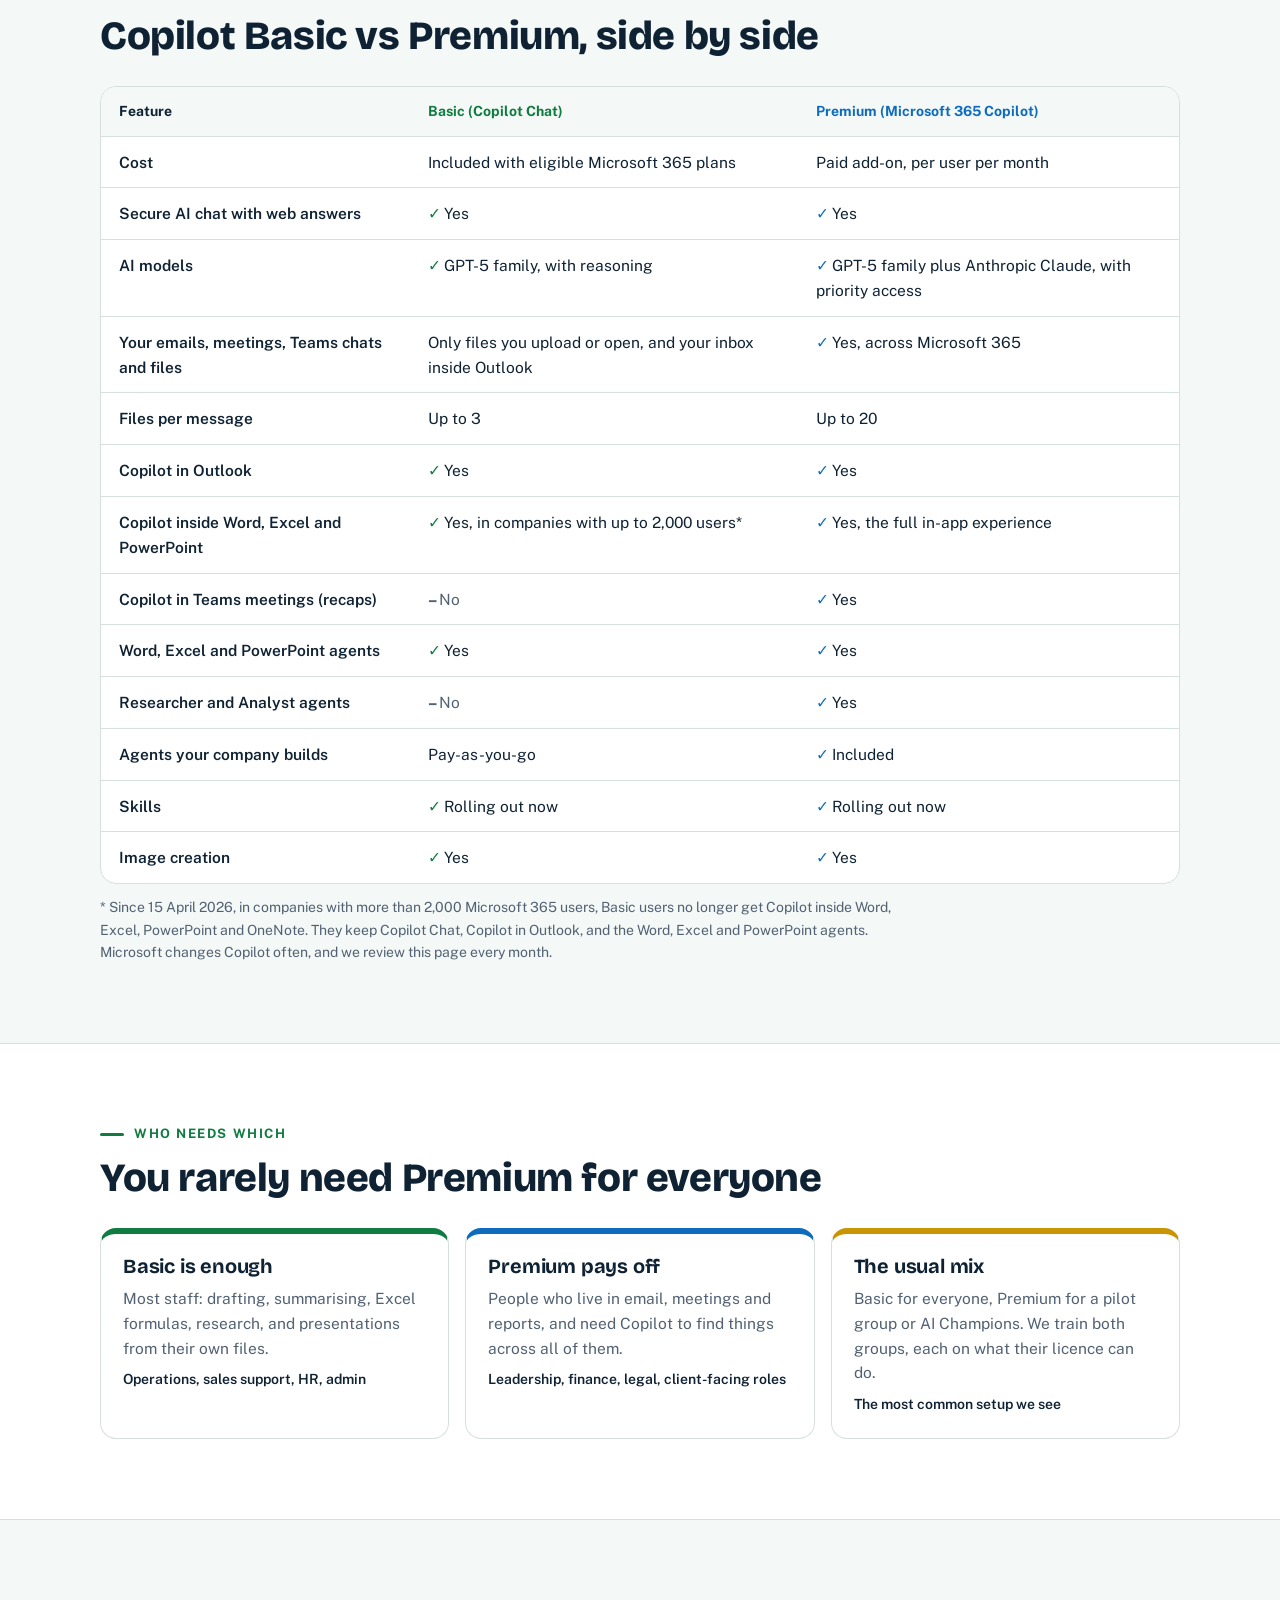
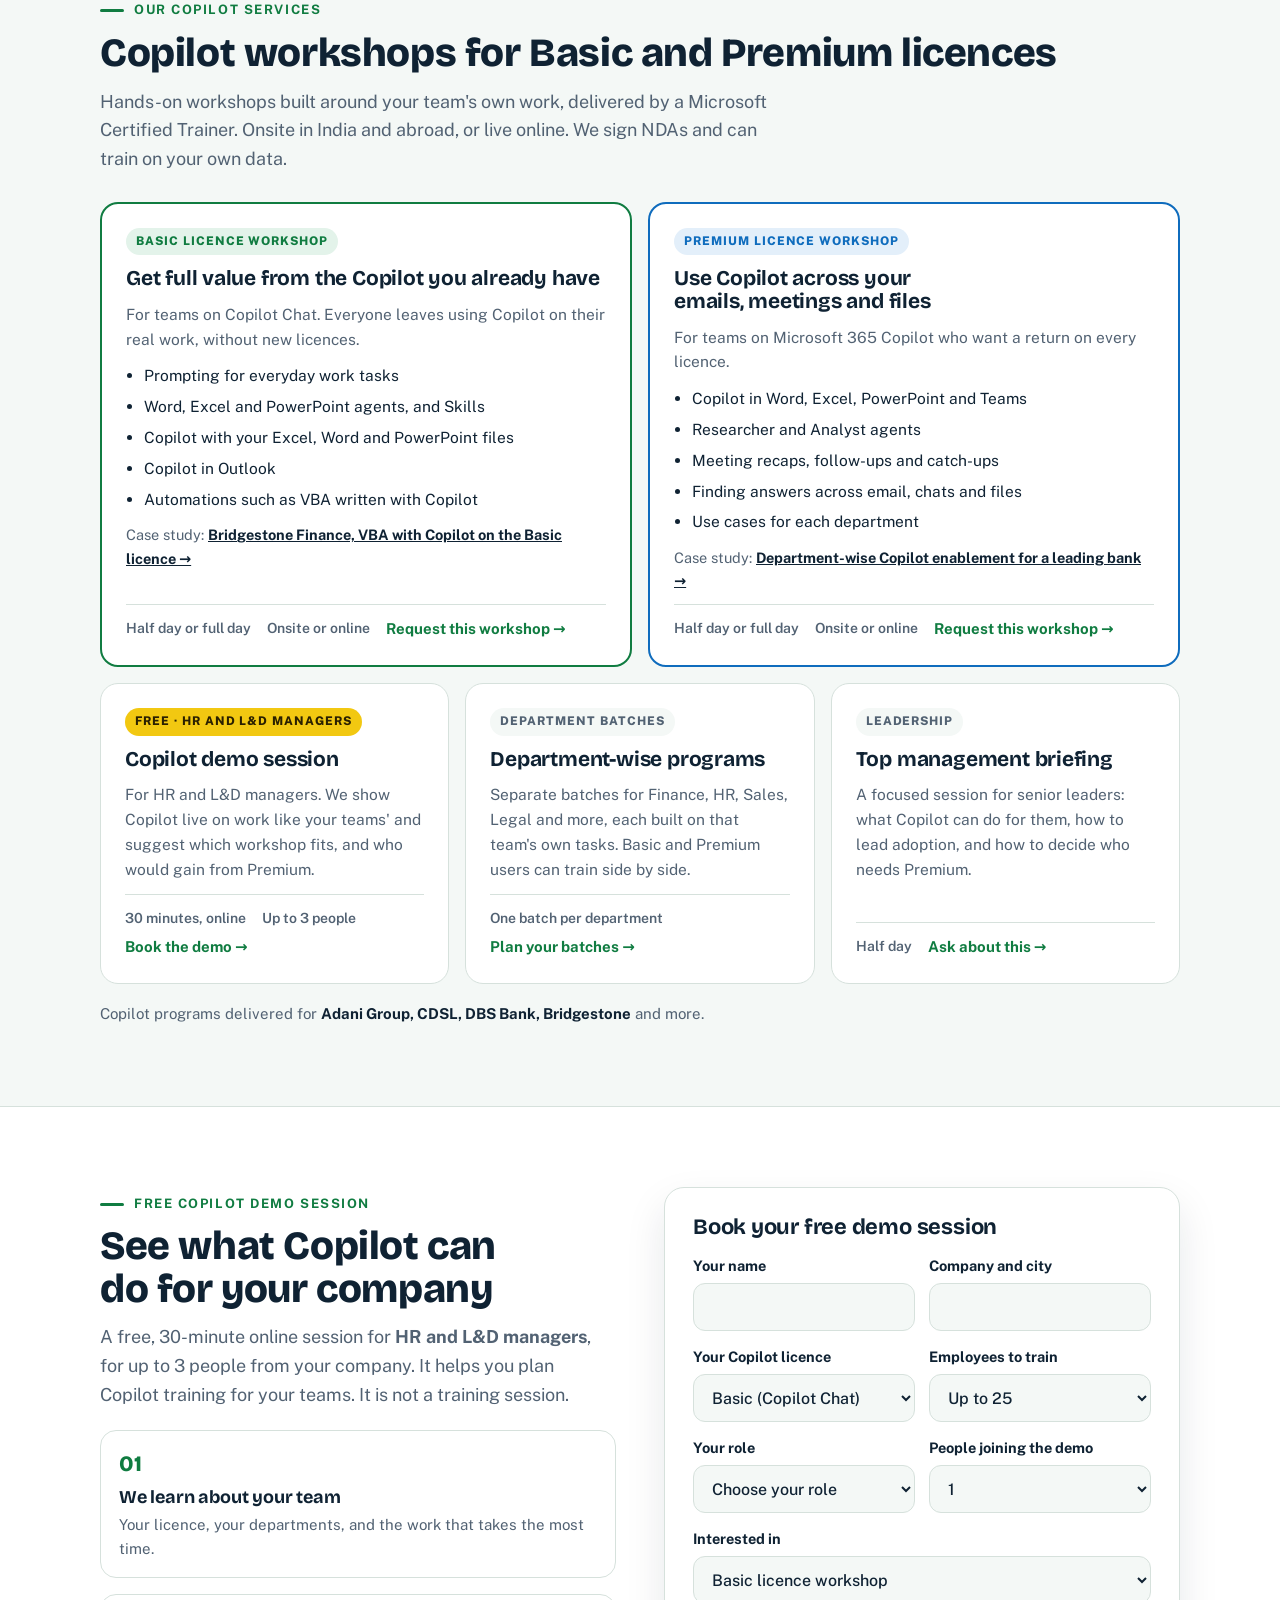
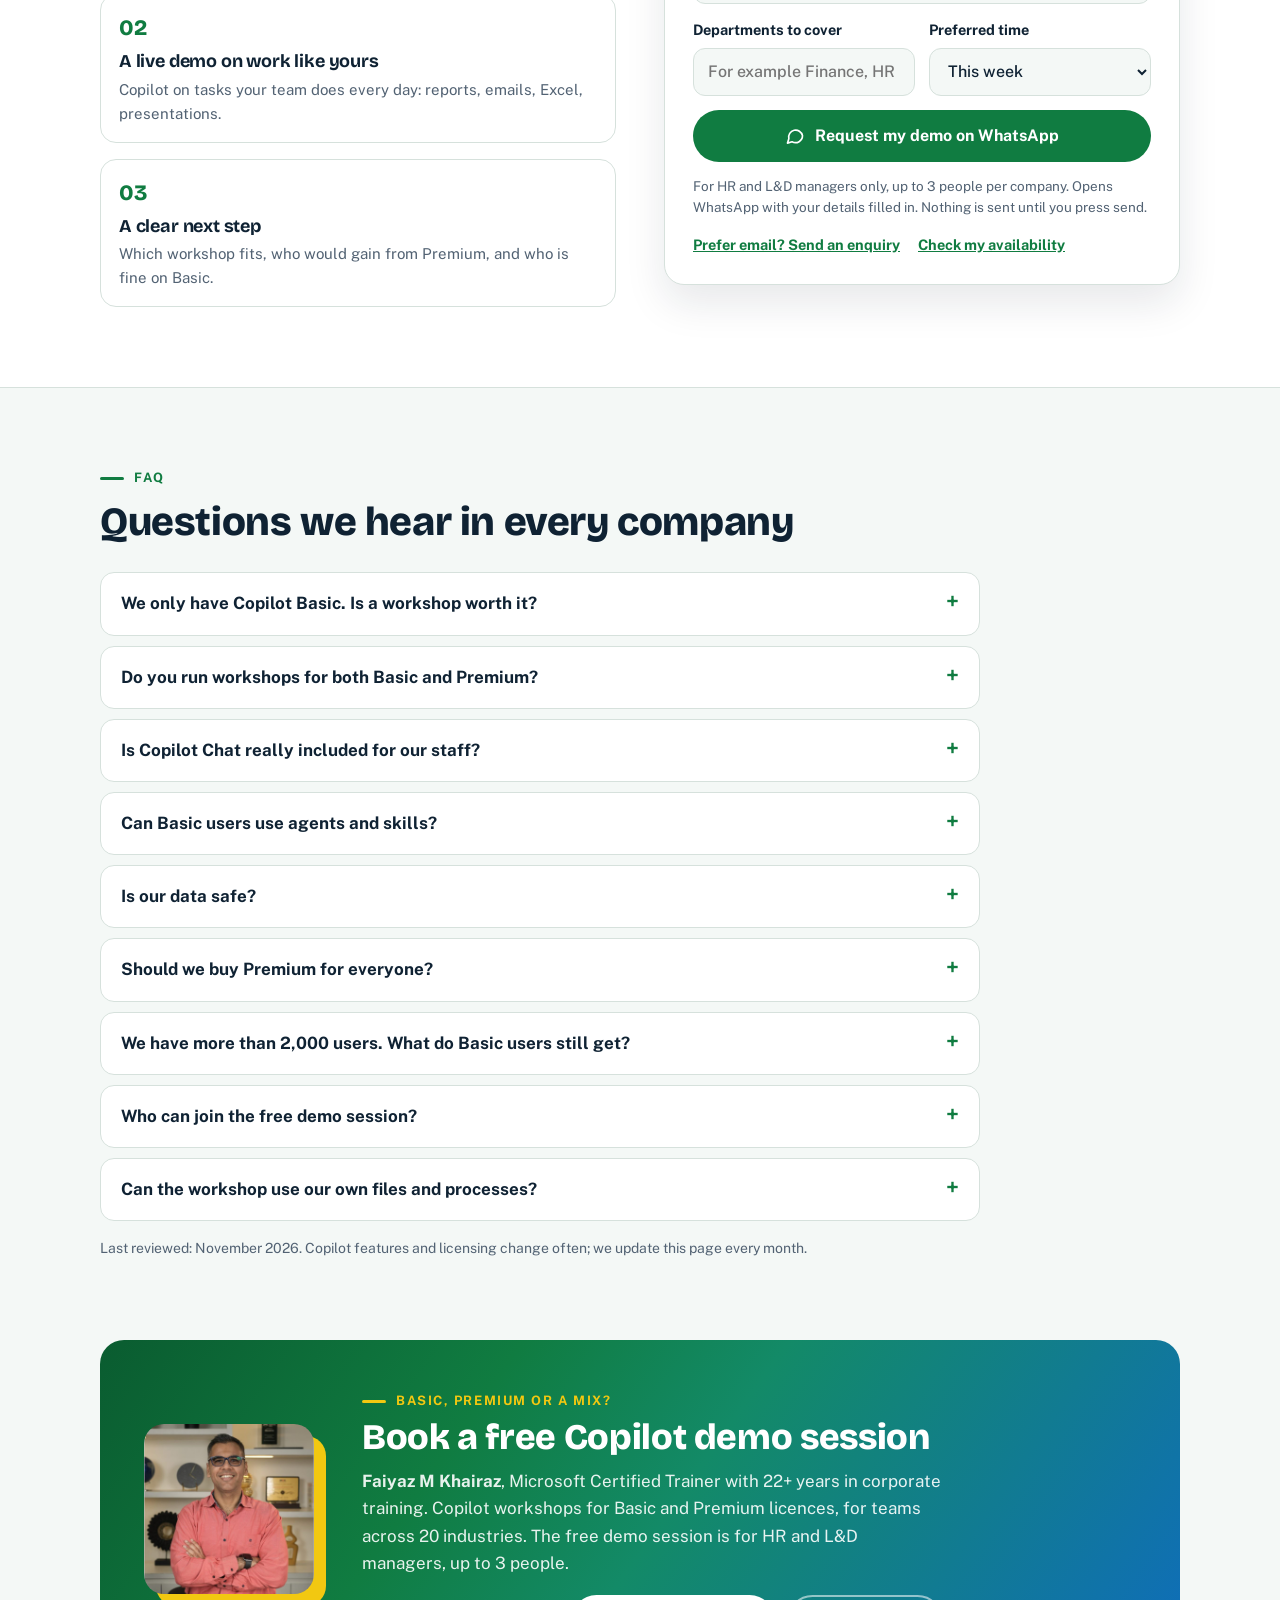
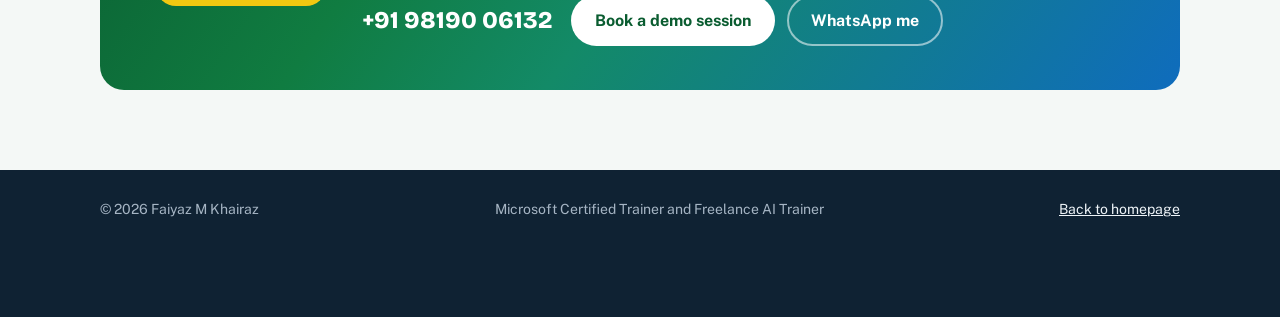
<file: copilot-basic-vs-premium/index.html>
<!doctype html>
<html lang="en">
<head>
<meta charset="utf-8">
<meta name="viewport" content="width=device-width, initial-scale=1, viewport-fit=cover">
<title>Copilot Basic vs Premium: Workshops for Both Licences | Faiyaz M Khairaz</title>
<meta name="description" content="Copilot Basic (Copilot Chat) vs Premium (Microsoft 365 Copilot) explained. See what your team can already do on Basic, what Premium adds, and book Copilot workshops for both licences. Free demo session for HR and L&amp;D managers.">
<link rel="canonical" href="https://faiyazkhairaz.com/copilot-basic-vs-premium/">
<meta name="author" content="Faiyaz M Khairaz">
<meta name="theme-color" content="#107C41">
<meta property="og:type" content="article">
<meta property="og:site_name" content="Faiyaz M Khairaz">
<meta property="og:title" content="Copilot Basic or Premium? Get the most from the licence you have.">
<meta property="og:description" content="Your team can do a lot on Copilot Basic. See what Premium adds, and book Copilot workshops for both licences.">
<meta property="og:url" content="https://faiyazkhairaz.com/copilot-basic-vs-premium/">
<meta property="og:image" content="https://faiyazkhairaz.com/assets/img/copilot-basic-vs-premium.jpg">
<meta property="og:image:width" content="1600">
<meta property="og:image:height" content="900">
<meta property="og:locale" content="en_IN">
<meta name="twitter:card" content="summary_large_image">
<meta name="twitter:image" content="https://faiyazkhairaz.com/assets/img/copilot-basic-vs-premium.jpg">
<link rel="icon" href="../assets/img/favicon.png">
<link rel="apple-touch-icon" href="../assets/img/favicon.png">
<link rel="preconnect" href="https://fonts.googleapis.com">
<link rel="preconnect" href="https://fonts.gstatic.com" crossorigin>
<link rel="stylesheet" href="https://fonts.googleapis.com/css2?family=Bricolage+Grotesque:opsz,wght@12..96,400;12..96,600;12..96,700;12..96,800&family=Public+Sans:wght@400;500;600;700&display=swap">
<link rel="stylesheet" href="../case-studies/case-studies.css">
<style>
/* Copilot Basic vs Premium page only */
:root{--gold-ink:#7A5B00}
@media (prefers-color-scheme: dark){:root:not([data-theme="light"]){--gold-ink:#F2C811}}
:root[data-theme="dark"]{--gold-ink:#F2C811}

.cs-hero{padding-bottom:clamp(120px,14vw,190px)}
.cs-hero .wrap{grid-template-columns:minmax(0,1fr)}
.cs-hero h1{max-width:22ch}
.hero-img{margin-top:calc(-1 * clamp(100px,12vw,160px));position:relative;z-index:2}
.hero-img img{width:100%;height:auto;aspect-ratio:16/9;border-radius:20px;box-shadow:0 24px 60px color-mix(in srgb,var(--ink) 22%,transparent)}
.facts{margin-top:22px}
.facts .fact b.blue{color:var(--blue)}
.facts .fact b.ink{color:var(--ink)}

/* Shared Basic | Premium switch */
.switch{display:inline-flex;justify-self:start;gap:4px;padding:5px;border-radius:999px;background:var(--surface);border:1px solid var(--line);max-width:100%}
.switch button{appearance:none;font:700 15px/1.2 var(--body);border:0;border-radius:999px;padding:11px 20px;min-height:46px;cursor:pointer;color:var(--muted);background:none}
.switch button small{display:block;font-weight:500;font-size:12.5px;opacity:.85}
.switch button[aria-pressed="true"]{background:var(--green);color:var(--on-accent)}
.switch button[data-m="premium"][aria-pressed="true"]{background:var(--blue)}
@media (max-width:520px){.switch{display:flex;justify-self:stretch}.switch button{flex:1;padding:10px 8px;font-size:14px}}

/* Building blocks */
.blocks{display:grid;gap:22px}
.stackwrap{display:grid;grid-template-columns:minmax(0,1.1fr) minmax(0,1fr);gap:28px 48px;align-items:end}
@media (max-width:860px){.stackwrap{grid-template-columns:1fr}}
.stack{display:flex;flex-direction:column-reverse;gap:8px}
.blk{display:flex;align-items:center;gap:12px;padding:13px 16px;border-radius:12px;font-weight:700;font-size:16px;border:1.5px solid transparent;line-height:1.3}
.blk svg{flex:none;width:20px;height:20px}
.blk small{display:block;font-weight:500;font-size:14px;color:var(--muted)}
.blk.b{background:var(--tint-green);border-color:var(--green)}
.blk.b svg{color:var(--green)}
.blk.p{background:var(--tint-blue);border-color:var(--blue);transition:opacity .35s ease,transform .45s cubic-bezier(.2,.8,.2,1)}
.blk.p svg{color:var(--blue)}
.blocks[data-m="basic"] .blk.p{opacity:0;transform:translateY(-26px);visibility:hidden}
.blocks[data-m="premium"] .blk.p{opacity:1;transform:none;visibility:visible}
.blocks[data-m="premium"] .blk.p:nth-child(8){transition-delay:.08s}
.blocks[data-m="premium"] .blk.p:nth-child(9){transition-delay:.16s}
.blocks[data-m="premium"] .blk.p:nth-child(10){transition-delay:.24s}
.found{font-size:12px;font-weight:800;letter-spacing:.08em;text-transform:uppercase;color:var(--muted);text-align:center;border-top:3px solid var(--ink);padding-top:8px;margin-top:8px}
.side{display:grid;gap:14px;align-content:end}
.side .big{font-family:var(--display);font-size:clamp(24px,2.8vw,32px);font-weight:800;line-height:1.12}
.side p{color:var(--muted)}
.side p.big{color:var(--ink)}
.legend{display:flex;flex-wrap:wrap;gap:8px 18px;font-size:14px;font-weight:600}
.legend span{display:inline-flex;gap:8px;align-items:center}
.legend i{width:14px;height:14px;border-radius:4px;display:inline-block}
.legend .lb{background:var(--tint-green);border:1.5px solid var(--green)}
.legend .lp{background:var(--tint-blue);border:1.5px solid var(--blue)}
.proof{display:flex;flex-wrap:wrap;gap:10px 18px;align-items:center;justify-content:space-between;border-radius:16px;padding:16px 20px;background:var(--tint-gold);border:1px solid color-mix(in srgb,var(--gold) 35%,transparent)}
.proof p{font-size:16px}
.proof a{font-weight:700;color:var(--ink)}
@media (prefers-reduced-motion: reduce){.blk.p{transition:none!important}}

/* A day at work */
.dayx{--mode:var(--green);--mode-tint:var(--tint-green);display:grid;gap:18px}
.dayx[data-m="premium"]{--mode:var(--blue);--mode-tint:var(--tint-blue)}
.day{list-style:none;margin:0;padding:0;display:grid;gap:12px;position:relative}
.day::before{content:"";position:absolute;left:62px;top:10px;bottom:10px;width:2px;background:var(--line)}
.slot{display:grid;grid-template-columns:52px 22px minmax(0,1fr);gap:0 14px;align-items:start}
.slot time{font-weight:800;font-size:14px;font-variant-numeric:tabular-nums;padding-top:16px;text-align:right;color:var(--muted)}
.dot{width:22px;height:22px;border-radius:50%;margin-top:14px;border:3px solid var(--line);background:var(--surface);position:relative;z-index:1;transition:background .3s,border-color .3s}
.slot.full .dot{border-color:var(--mode);background:var(--mode)}
.slot.part .dot{border-color:var(--gold);background:var(--surface)}
.slot .card{border:1.5px solid var(--line);border-radius:16px;padding:14px 16px;display:grid;gap:6px;background:var(--surface);transition:border-color .3s}
.slot.full .card{border-color:var(--mode)}
.slot.part .card{border-style:dashed;border-color:var(--gold)}
.card-top{display:flex;flex-wrap:wrap;justify-content:space-between;gap:6px 12px;align-items:center}
.slot h3{font-family:var(--body);font-size:16.5px;font-weight:700}
.state{font-size:11.5px;font-weight:800;letter-spacing:.06em;text-transform:uppercase;padding:4px 10px;border-radius:999px}
.slot.full .state{background:var(--mode-tint);color:var(--mode)}
.slot.part .state{background:var(--tint-gold);color:var(--gold-ink)}
.slot p{color:var(--muted);font-size:15.5px}
.score{display:flex;flex-wrap:wrap;gap:10px 18px;align-items:center;border-radius:14px;padding:14px 18px;background:var(--mode-tint);font-weight:600}
.score b{font-family:var(--display);font-size:28px;font-weight:800;color:var(--mode);font-variant-numeric:tabular-nums}
@media (max-width:520px){.day::before{left:50px}.slot{grid-template-columns:40px 22px minmax(0,1fr);gap:0 10px}.slot time{font-size:12.5px}}

/* Comparison table */
.tbl{overflow-x:auto;border:1px solid var(--line);border-radius:16px;background:var(--surface)}
.tbl table{width:100%;min-width:640px;border-collapse:collapse;font-size:15.5px}
.tbl th,.tbl td{padding:13px 18px;text-align:left;vertical-align:top;border-top:1px solid var(--line)}
.tbl thead th{border-top:0;background:var(--ground);font-size:14px}
.tbl thead th.b{color:var(--green)}.tbl thead th.p{color:var(--blue)}
.tbl tbody th{font-weight:600}
.tbl td.y::before{content:"✓ ";color:var(--green);font-weight:800}
.tbl td.p.y::before{color:var(--blue)}
.tbl td.n{color:var(--muted)}
.tbl td.n::before{content:"– ";font-weight:800}
.note{margin-top:12px;font-size:14px;color:var(--muted);max-width:90ch}

/* Who needs which */
.fit{display:grid;grid-template-columns:repeat(auto-fit,minmax(250px,1fr));gap:16px}
.fit div{background:var(--surface);border:1px solid var(--line);border-top:6px solid var(--green);border-radius:16px;padding:22px;display:grid;gap:8px;align-content:start}
.fit div.p{border-top-color:var(--blue)}
.fit div.m{border-top-color:var(--gold)}
.fit p{color:var(--muted);font-size:15.5px}
.fit small{font-size:14px;font-weight:600}

/* Services */
.svc{display:grid;grid-template-columns:repeat(6,minmax(0,1fr));gap:16px}
.svc > article{background:var(--surface);border:1px solid var(--line);border-radius:18px;padding:24px;display:flex;flex-direction:column;gap:12px;grid-column:span 2}
.svc > article.wide{grid-column:span 3;border-width:2px}
.svc > article.wide.b{border-color:var(--green)}
.svc > article.wide.p{border-color:var(--blue)}
@media (max-width:980px){.svc{grid-template-columns:repeat(2,minmax(0,1fr))}.svc > article,.svc > article.wide{grid-column:span 1}.svc > article.free{grid-column:1 / -1}}
@media (max-width:640px){.svc{grid-template-columns:1fr}.svc > article.free{grid-column:auto}}
.svc .chip{align-self:flex-start;font-size:12px;font-weight:800;letter-spacing:.08em;text-transform:uppercase;padding:4px 10px;border-radius:999px;background:var(--ground);color:var(--muted)}
.svc .b .chip{background:var(--tint-green);color:var(--green)}
.svc .p .chip{background:var(--tint-blue);color:var(--blue)}
.svc .free .chip{background:var(--gold-bright);color:#2A2000}
.svc h3{font-size:21px}
.svc p{color:var(--muted);font-size:15.5px}
.svc ul{margin:0;padding-left:18px;display:grid;gap:6px;font-size:15.5px}
.svc .meta{display:flex;flex-wrap:wrap;gap:6px 16px;font-size:14px;font-weight:600;color:var(--muted);border-top:1px solid var(--line);padding-top:12px;margin-top:auto}
.svc .cs{font-size:14.5px}
.svc .cs a{font-weight:700;color:var(--ink)}
.svc .go{font-weight:700;color:var(--green);text-decoration:none;font-size:15px}
.svc .go:hover{text-decoration:underline}
.clients{margin-top:18px;font-size:15px;color:var(--muted)}
.clients b{color:var(--ink)}

/* Demo session */
.demo{display:grid;grid-template-columns:minmax(0,1fr) minmax(0,1fr);gap:28px 48px;align-items:start}
@media (max-width:860px){.demo{grid-template-columns:1fr}}
.demo .steps{grid-template-columns:1fr;margin-top:20px}
.demo .steps li{padding:16px 18px}
.demo .steps li::before{font-size:22px}
.form{background:var(--surface);border:1px solid var(--line);border-radius:20px;padding:clamp(20px,3vw,28px);display:grid;gap:14px;box-shadow:0 18px 40px color-mix(in srgb,var(--ink) 10%,transparent)}
.form h3{font-size:22px}
.form label{display:grid;gap:6px;font-size:14.5px;font-weight:700}
.form input,.form select{font:500 16px var(--body);padding:12px 14px;border-radius:12px;border:1px solid var(--line);background:var(--ground);color:var(--ink);min-height:48px;width:100%}
.form .two{display:grid;grid-template-columns:repeat(2,minmax(0,1fr));gap:14px}
@media (max-width:520px){.form .two{grid-template-columns:1fr}}
.form .bad{border-color:#C0392B}
.form .err{color:#C0392B;font-size:14px;font-weight:600}
.form .fine{font-size:13.5px;color:var(--muted)}
.form .alt-links{display:flex;flex-wrap:wrap;gap:8px 18px;font-size:14.5px}
.form .alt-links a{color:var(--green);font-weight:700}

/* FAQ */
.faq{display:grid;gap:10px;max-width:880px}
.faq details{background:var(--surface);border:1px solid var(--line);border-radius:14px;padding:0 20px}
.faq summary{cursor:pointer;list-style:none;padding:17px 0;font-weight:700;font-size:17px;display:flex;justify-content:space-between;gap:16px}
.faq summary::-webkit-details-marker{display:none}
.faq summary::after{content:"+";font-size:22px;line-height:1;color:var(--green);flex:none}
.faq details[open] summary::after{content:"–"}
.faq details p{padding-bottom:18px;color:var(--muted)}
.updated{margin-top:16px;font-size:14px;color:var(--muted)}
</style>
<link rel="stylesheet" href="/assets/nav/site-nav.css">
<script src="/assets/nav/site-nav.js" defer></script>
</head>
<body>
<header class="top">
  <div class="wrap">
    <a class="mark" href="../index.html"><i>FK</i>Faiyaz M Khairaz</a>
    <nav class="nav" aria-label="Sections">
      <a href="../index.html#about">About</a>
      <a href="../index.html#programs">Programs</a>
      <a href="../case-studies/index.html">Case Studies</a>
      <a href="index.html" aria-current="page">Copilot Licences</a>
      <a href="../availability/">Availability</a>
      <a href="../index.html#enquiry">Enquire</a>
    </nav>
    <div class="top-cta"><a class="tel" href="tel:+919819006132">+91 98190 06132</a><a class="btn btn-green" href="#demo">Book a demo</a></div>
  </div>
</header>

<main>
<section class="cs-hero">
  <div class="wrap">
    <div>
      <nav class="crumbs" aria-label="Breadcrumb"><a href="../index.html">Home</a><span aria-hidden="true">/</span><span>Copilot Basic vs Premium</span></nav>
      <div class="tags"><span class="tag">Microsoft 365 Copilot</span><span class="tag gold">Workshops for Basic and Premium</span></div>
      <h1>Copilot Basic or Premium? Get the most from the licence you have.</h1>
      <p class="intro">Even on Copilot Basic, your team already has the latest GPT models, agents, skills and help in Outlook, at no extra cost. Premium connects Copilot to your emails, meetings, chats and files. We run hands-on Copilot workshops for both licences.</p>
      <div style="display:flex;flex-wrap:wrap;gap:12px;margin-top:24px">
        <a class="btn btn-white" href="#demo">Book a free Copilot demo session</a>
        <a class="btn btn-outline-white" href="#video">Watch the 90-second video</a>
      </div>
      <p style="margin-top:12px;font-size:15px;color:rgba(255,255,255,.85)">The free demo session is for HR and L&amp;D managers, up to 3 people per company.</p>
    </div>
  </div>
</section>

<div class="wrap">
  <figure class="hero-img" style="margin-inline:0;margin-bottom:0">
    <img src="../assets/img/copilot-basic-vs-premium.jpg" alt="Copilot Basic or Premium: on Basic, Copilot works with the web and the files you give it. Premium adds emails and calendar, Teams meetings, Teams chats and SharePoint files. Faiyaz M Khairaz, Microsoft Certified Trainer, runs Copilot workshops for both licences." width="1600" height="900">
  </figure>
  <div class="facts">
    <div class="fact"><b>Basic</b><span>Copilot Chat. Included with eligible Microsoft 365 business plans, at no extra cost.</span></div>
    <div class="fact"><b class="blue">Premium</b><span>Microsoft 365 Copilot. A paid add-on per user that connects Copilot to your work data.</span></div>
    <div class="fact"><b class="ink">We train both</b><span>Hands-on Copilot workshops for Basic and Premium licences, onsite or online.</span></div>
  </div>
</div>

<!-- Building blocks -->
<section id="basic">
  <div class="wrap">
    <div class="sec-head">
      <span class="eyebrow">Already on Basic?</span>
      <h2>Your team can do a lot on Copilot Basic, starting today</h2>
      <p class="lead">Basic is the foundation, and it is already a solid stack. Premium does not replace it. Switch to Premium to see what it adds on top.</p>
    </div>
    <div class="blocks" id="blocks" data-m="basic">
      <div class="switch" role="group" aria-label="Choose a licence"><button type="button" data-m="basic" aria-pressed="true">Basic<small>Copilot Chat</small></button><button type="button" data-m="premium" aria-pressed="false">Premium<small>Microsoft 365 Copilot</small></button></div>
      <div class="stackwrap">
        <div>
          <div class="stack">
            <div class="blk b"><svg viewBox="0 0 24 24" fill="none" stroke="currentColor" stroke-width="2" stroke-linecap="round" stroke-linejoin="round" aria-hidden="true"><path d="M12 22s8-4 8-10V5l-8-3-8 3v7c0 6 8 10 8 10z"/></svg><span>Enterprise data protection<small>Prompts and files stay in your company's Microsoft 365</small></span></div>
            <div class="blk b"><svg viewBox="0 0 24 24" fill="none" stroke="currentColor" stroke-width="2" stroke-linecap="round" stroke-linejoin="round" aria-hidden="true"><path d="M12 3l1.9 4.6L18.5 9l-4.6 1.9L12 15.5l-1.9-4.6L5.5 9l4.6-1.4z"/></svg><span>GPT-5 models with reasoning<small>Chosen from the model picker</small></span></div>
            <div class="blk b"><svg viewBox="0 0 24 24" fill="none" stroke="currentColor" stroke-width="2" stroke-linecap="round" stroke-linejoin="round" aria-hidden="true"><circle cx="12" cy="12" r="10"/><path d="M2 12h20"/><path d="M12 2a15 15 0 0 1 0 20a15 15 0 0 1 0-20"/></svg><span>Answers from the web<small>Up-to-date information, with sources</small></span></div>
            <div class="blk b"><svg viewBox="0 0 24 24" fill="none" stroke="currentColor" stroke-width="2" stroke-linecap="round" stroke-linejoin="round" aria-hidden="true"><path d="M14 2H6a2 2 0 0 0-2 2v16a2 2 0 0 0 2 2h12a2 2 0 0 0 2-2V8z"/><path d="M14 2v6h6"/></svg><span>Your files<small>Upload them, or ask about the document you have open</small></span></div>
            <div class="blk b"><svg viewBox="0 0 24 24" fill="none" stroke="currentColor" stroke-width="2" stroke-linecap="round" stroke-linejoin="round" aria-hidden="true"><rect x="4" y="8" width="16" height="12" rx="3"/><path d="M12 8V4M9 14h.01M15 14h.01"/></svg><span>Agents and Skills<small>Word, Excel and PowerPoint agents; Skills rolling out now</small></span></div>
            <div class="blk b"><svg viewBox="0 0 24 24" fill="none" stroke="currentColor" stroke-width="2" stroke-linecap="round" stroke-linejoin="round" aria-hidden="true"><rect x="2" y="4" width="20" height="16" rx="2"/><path d="M22 6l-10 7L2 6"/></svg><span>Copilot in Outlook<small>Draft replies and summarise long threads</small></span></div>
            <div class="blk p"><svg viewBox="0 0 24 24" fill="none" stroke="currentColor" stroke-width="2" stroke-linecap="round" stroke-linejoin="round" aria-hidden="true"><path d="M21 15a2 2 0 0 1-2 2H7l-4 4V5a2 2 0 0 1 2-2h14a2 2 0 0 1 2 2z"/></svg><span>Your work data<small>Emails, meetings, Teams chats and files, searched together</small></span></div>
            <div class="blk p"><svg viewBox="0 0 24 24" fill="none" stroke="currentColor" stroke-width="2" stroke-linecap="round" stroke-linejoin="round" aria-hidden="true"><rect x="3" y="4" width="18" height="14" rx="2"/><path d="M8 21h8M12 18v3"/></svg><span>Copilot inside Word, Excel, PowerPoint and Teams<small>The full in-app experience, including meeting recaps</small></span></div>
            <div class="blk p"><svg viewBox="0 0 24 24" fill="none" stroke="currentColor" stroke-width="2" stroke-linecap="round" stroke-linejoin="round" aria-hidden="true"><circle cx="11" cy="11" r="7"/><path d="M21 21l-4.3-4.3"/></svg><span>Researcher and Analyst agents<small>Deep research and data analysis</small></span></div>
            <div class="blk p"><svg viewBox="0 0 24 24" fill="none" stroke="currentColor" stroke-width="2" stroke-linecap="round" stroke-linejoin="round" aria-hidden="true"><path d="M13 2L3 14h9l-1 8 10-12h-9z"/></svg><span>Claude model choice and priority access<small>More models, faster at busy times</small></span></div>
          </div>
          <p class="found">Your Microsoft 365 plan</p>
        </div>
        <div class="side" aria-live="polite">
          <div class="legend"><span><i class="lb"></i>Basic, included</span><span><i class="lp"></i>Added with Premium</span></div>
          <p class="big" id="b-big">6 blocks, already in your Microsoft 365 plan.</p>
          <p id="b-txt">Most teams use only one or two of these. A Basic licence workshop unlocks the rest before you spend on new licences.</p>
          <a class="btn btn-green" href="#services" style="justify-self:start">See the Basic licence workshop</a>
        </div>
      </div>
      <div class="proof">
        <p><b>Built on the Basic licence:</b> Copilot wrote the VBA, Bridgestone Finance ran it. One GST mismatch email per supplier, automated.</p>
        <a href="../case-studies/vba-macros-copilot-gst-supplier-emails/">Read the case study →</a>
      </div>
    </div>
  </div>
</section>

<!-- A day at work -->
<section class="alt" id="day">
  <div class="wrap">
    <div class="sec-head">
      <span class="eyebrow">See the difference</span>
      <h2>A day at work with Copilot</h2>
      <p class="lead">One working day, five moments. Switch the licence and see where Copilot does the job for you, and where you still do part of it.</p>
    </div>
    <div class="dayx" id="dayx" data-m="basic">
      <div class="switch" role="group" aria-label="Choose a licence"><button type="button" data-m="basic" aria-pressed="true">Basic<small>Copilot Chat</small></button><button type="button" data-m="premium" aria-pressed="false">Premium<small>Microsoft 365 Copilot</small></button></div>
      <ol class="day" id="daylist"></ol>
      <div class="score" aria-live="polite"><b id="score">3 of 5</b><span id="score-t">moments handled fully on Basic. The other two need you to share the content first.</span></div>
    </div>
  </div>
</section>

<!-- Video: self-hosted MP4 in assets/video -->
<section id="video">
  <div class="wrap">
    <div class="sec-head">
      <span class="eyebrow">Watch</span>
      <h2>Copilot Basic vs Premium in 90 seconds</h2>
      <p class="lead">The building blocks, a working day on each licence, and our workshops for both. Turn the sound on for the music.</p>
    </div>
    <div class="video">
      <video controls playsinline preload="none" poster="../assets/img/copilot-basic-vs-premium.jpg" width="1920" height="1080" style="position:absolute;inset:0;width:100%;height:100%;background:#0F2233">
        <source src="../assets/video/copilot-basic-vs-premium.mp4" type="video/mp4">
        Your browser cannot play this video. <a href="../assets/video/copilot-basic-vs-premium.mp4">Open the video</a>.
      </video>
    </div>
  </div>
</section>

<!-- Comparison table -->
<section id="compare">
  <div class="wrap">
    <div class="sec-head">
      <span class="eyebrow">Feature by feature</span>
      <h2>Copilot Basic vs Premium, side by side</h2>
    </div>
    <div class="tbl">
      <table>
        <thead><tr><th scope="col">Feature</th><th scope="col" class="b">Basic (Copilot Chat)</th><th scope="col" class="p">Premium (Microsoft 365 Copilot)</th></tr></thead>
        <tbody>
          <tr><th scope="row">Cost</th><td>Included with eligible Microsoft 365 plans</td><td>Paid add-on, per user per month</td></tr>
          <tr><th scope="row">Secure AI chat with web answers</th><td class="y">Yes</td><td class="p y">Yes</td></tr>
          <tr><th scope="row">AI models</th><td class="y">GPT-5 family, with reasoning</td><td class="p y">GPT-5 family plus Anthropic Claude, with priority access</td></tr>
          <tr><th scope="row">Your emails, meetings, Teams chats and files</th><td>Only files you upload or open, and your inbox inside Outlook</td><td class="p y">Yes, across Microsoft 365</td></tr>
          <tr><th scope="row">Files per message</th><td>Up to 3</td><td>Up to 20</td></tr>
          <tr><th scope="row">Copilot in Outlook</th><td class="y">Yes</td><td class="p y">Yes</td></tr>
          <tr><th scope="row">Copilot inside Word, Excel and PowerPoint</th><td class="y">Yes, in companies with up to 2,000 users*</td><td class="p y">Yes, the full in-app experience</td></tr>
          <tr><th scope="row">Copilot in Teams meetings (recaps)</th><td class="n">No</td><td class="p y">Yes</td></tr>
          <tr><th scope="row">Word, Excel and PowerPoint agents</th><td class="y">Yes</td><td class="p y">Yes</td></tr>
          <tr><th scope="row">Researcher and Analyst agents</th><td class="n">No</td><td class="p y">Yes</td></tr>
          <tr><th scope="row">Agents your company builds</th><td>Pay-as-you-go</td><td class="p y">Included</td></tr>
          <tr><th scope="row">Skills</th><td class="y">Rolling out now</td><td class="p y">Rolling out now</td></tr>
          <tr><th scope="row">Image creation</th><td class="y">Yes</td><td class="p y">Yes</td></tr>
        </tbody>
      </table>
    </div>
    <p class="note">* Since 15 April 2026, in companies with more than 2,000 Microsoft 365 users, Basic users no longer get Copilot inside Word, Excel, PowerPoint and OneNote. They keep Copilot Chat, Copilot in Outlook, and the Word, Excel and PowerPoint agents. Microsoft changes Copilot often, and we review this page every month.</p>
  </div>
</section>

<!-- Which licence fits -->
<section class="alt">
  <div class="wrap">
    <div class="sec-head">
      <span class="eyebrow">Who needs which</span>
      <h2>You rarely need Premium for everyone</h2>
    </div>
    <div class="fit">
      <div><h3>Basic is enough</h3><p>Most staff: drafting, summarising, Excel formulas, research, and presentations from their own files.</p><small>Operations, sales support, HR, admin</small></div>
      <div class="p"><h3>Premium pays off</h3><p>People who live in email, meetings and reports, and need Copilot to find things across all of them.</p><small>Leadership, finance, legal, client-facing roles</small></div>
      <div class="m"><h3>The usual mix</h3><p>Basic for everyone, Premium for a pilot group or AI Champions. We train both groups, each on what their licence can do.</p><small>The most common setup we see</small></div>
    </div>
  </div>
</section>

<!-- Services -->
<section id="services">
  <div class="wrap">
    <div class="sec-head">
      <span class="eyebrow">Our Copilot services</span>
      <h2>Copilot workshops for Basic and Premium licences</h2>
      <p class="lead">Hands-on workshops built around your team's own work, delivered by a Microsoft Certified Trainer. Onsite in India and abroad, or live online. We sign NDAs and can train on your own data.</p>
    </div>
    <div class="svc">
      <article class="wide b">
        <span class="chip">Basic licence workshop</span>
        <h3>Get full value from the Copilot you already have</h3>
        <p>For teams on Copilot Chat. Everyone leaves using Copilot on their real work, without new licences.</p>
        <ul>
          <li>Prompting for everyday work tasks</li>
          <li>Word, Excel and PowerPoint agents, and Skills</li>
          <li>Copilot with your Excel, Word and PowerPoint files</li>
          <li>Copilot in Outlook</li>
          <li>Automations such as VBA written with Copilot</li>
        </ul>
        <p class="cs">Case study: <a href="../case-studies/vba-macros-copilot-gst-supplier-emails/">Bridgestone Finance, VBA with Copilot on the Basic licence →</a></p>
        <div class="meta"><span>Half day or full day</span><span>Onsite or online</span><a class="go" href="#demo">Request this workshop →</a></div>
      </article>
      <article class="wide p">
        <span class="chip">Premium licence workshop</span>
        <h3>Use Copilot across your emails, meetings and files</h3>
        <p>For teams on Microsoft 365 Copilot who want a return on every licence.</p>
        <ul>
          <li>Copilot in Word, Excel, PowerPoint and Teams</li>
          <li>Researcher and Analyst agents</li>
          <li>Meeting recaps, follow-ups and catch-ups</li>
          <li>Finding answers across email, chats and files</li>
          <li>Use cases for each department</li>
        </ul>
        <p class="cs">Case study: <a href="../case-studies/ai-banking-copilot-enablement.html">Department-wise Copilot enablement for a leading bank →</a></p>
        <div class="meta"><span>Half day or full day</span><span>Onsite or online</span><a class="go" href="#demo">Request this workshop →</a></div>
      </article>
      <article class="free">
        <span class="chip">Free · HR and L&amp;D managers</span>
        <h3>Copilot demo session</h3>
        <p>For HR and L&amp;D managers. We show Copilot live on work like your teams' and suggest which workshop fits, and who would gain from Premium.</p>
        <div class="meta"><span>30 minutes, online</span><span>Up to 3 people</span><a class="go" href="#demo">Book the demo →</a></div>
      </article>
      <article>
        <span class="chip">Department batches</span>
        <h3>Department-wise programs</h3>
        <p>Separate batches for Finance, HR, Sales, Legal and more, each built on that team's own tasks. Basic and Premium users can train side by side.</p>
        <div class="meta"><span>One batch per department</span><a class="go" href="#demo">Plan your batches →</a></div>
      </article>
      <article>
        <span class="chip">Leadership</span>
        <h3>Top management briefing</h3>
        <p>A focused session for senior leaders: what Copilot can do for them, how to lead adoption, and how to decide who needs Premium.</p>
        <div class="meta"><span>Half day</span><a class="go" href="#demo">Ask about this →</a></div>
      </article>
    </div>
    <p class="clients">Copilot programs delivered for <b>Adani Group, CDSL, DBS Bank, Bridgestone</b> and more.</p>
  </div>
</section>

<!-- Demo session -->
<section class="alt" id="demo">
  <div class="wrap demo">
    <div>
      <span class="eyebrow">Free Copilot demo session</span>
      <h2 style="margin-top:10px">See what Copilot can do for your company</h2>
      <p class="lead" style="margin-top:12px">A free, 30-minute online session for <b>HR and L&amp;D managers</b>, for up to 3 people from your company. It helps you plan Copilot training for your teams. It is not a training session.</p>
      <ol class="steps">
        <li><h3>We learn about your team</h3><p>Your licence, your departments, and the work that takes the most time.</p></li>
        <li><h3>A live demo on work like yours</h3><p>Copilot on tasks your team does every day: reports, emails, Excel, presentations.</p></li>
        <li><h3>A clear next step</h3><p>Which workshop fits, who would gain from Premium, and who is fine on Basic.</p></li>
      </ol>
    </div>
    <form class="form" id="demo-form" novalidate>
      <h3>Book your free demo session</h3>
      <div class="two">
        <label for="d-name">Your name<input id="d-name" type="text" autocomplete="name" required></label>
        <label for="d-company">Company and city<input id="d-company" type="text" autocomplete="organization" required></label>
      </div>
      <div class="two">
        <label for="d-licence">Your Copilot licence<select id="d-licence"><option>Basic (Copilot Chat)</option><option>Premium (Microsoft 365 Copilot)</option><option>A mix of both</option><option>Not sure</option></select></label>
        <label for="d-size">Employees to train<select id="d-size"><option>Up to 25</option><option>26 to 100</option><option>101 to 500</option><option>More than 500</option></select></label>
      </div>
      <div class="two">
        <label for="d-role">Your role<select id="d-role"><option value="">Choose your role</option><option>HR manager</option><option>L&amp;D manager</option><option>HR head or CHRO</option><option>Other role</option></select></label>
        <label for="d-people">People joining the demo<select id="d-people"><option>1</option><option>2</option><option>3</option></select></label>
      </div>
      <p class="err" id="d-role-msg" hidden>The free demo session is for HR and L&amp;D managers. For other roles, please <a href="../index.html#enquiry">send an enquiry</a> and we will reply with a proposal.</p>
      <label for="d-interest">Interested in<select id="d-interest"><option>Basic licence workshop</option><option>Premium licence workshop</option><option>Department-wise programs</option><option>Top management briefing</option><option>Not sure yet</option></select></label>
      <div class="two">
        <label for="d-depts">Departments to cover<input id="d-depts" type="text" placeholder="For example Finance, HR"></label>
        <label for="d-when">Preferred time<select id="d-when"><option>This week</option><option>Next week</option><option>Later this month</option><option>Flexible</option></select></label>
      </div>
      <p class="err" id="d-err" hidden>Please add your name and company.</p>
      <button class="btn btn-green" type="submit"><svg viewBox="0 0 24 24" fill="none" stroke="currentColor" stroke-width="2" stroke-linecap="round" stroke-linejoin="round" aria-hidden="true"><path d="M21 11.5a8.4 8.4 0 0 1-12.5 7.4L3 20.5l1.6-5.3A8.4 8.4 0 1 1 21 11.5z"/></svg>Request my demo on WhatsApp</button>
      <p class="fine">For HR and L&amp;D managers only, up to 3 people per company. Opens WhatsApp with your details filled in. Nothing is sent until you press send.</p>
      <p class="alt-links"><a href="../index.html#enquiry">Prefer email? Send an enquiry</a><a href="../availability/">Check my availability</a></p>
    </form>
  </div>
</section>

<!-- FAQ -->
<section>
  <div class="wrap">
    <div class="sec-head">
      <span class="eyebrow">FAQ</span>
      <h2>Questions we hear in every company</h2>
    </div>
    <div class="faq">
      <details><summary>We only have Copilot Basic. Is a workshop worth it?</summary><p>Yes. Most teams use only a small part of Copilot Chat. A Basic licence workshop shows them the models, agents, Skills and file features they already have, on their own work, so you get value before spending on new licences.</p></details>
      <details><summary>Do you run workshops for both Basic and Premium?</summary><p>Yes. We run separate workshops for Basic and Premium licences, and mixed batches where some people have Premium and others are on Basic. Each person learns what their own licence can do.</p></details>
      <details><summary>Is Copilot Chat really included for our staff?</summary><p>Yes. Copilot Chat is included with eligible Microsoft 365 business plans at no extra cost. People sign in with their work account, and your IT team can pin it in Teams, Outlook and the Microsoft 365 app so everyone finds it.</p></details>
      <details><summary>Can Basic users use agents and skills?</summary><p>Yes. Basic users get the Word, Excel and PowerPoint agents and ready-made agents from the Agent Store, and can use agents your company builds on a pay-as-you-go basis. Skills are rolling out to Copilot Chat between October and mid-November 2026.</p></details>
      <details><summary>Is our data safe?</summary><p>Both licences include enterprise data protection when people sign in with their work account. Copilot only works with content each person already has permission to see, and Microsoft states that prompts and responses are not used to train its foundation models.</p></details>
      <details><summary>Should we buy Premium for everyone?</summary><p>Usually not. Most teams get strong results on Basic once they are trained. Premium pays off for people who spend their day in email, meetings and reports. The free demo session for HR and L&amp;D managers helps you decide who needs which.</p></details>
      <details><summary>We have more than 2,000 users. What do Basic users still get?</summary><p>Since 15 April 2026, Basic users in companies of this size no longer get Copilot inside Word, Excel, PowerPoint and OneNote. They keep Copilot Chat with the latest models, the Word, Excel and PowerPoint agents, Copilot in Outlook, and enterprise data protection. A Basic licence workshop shows them how to get the most from these.</p></details>
      <details><summary>Who can join the free demo session?</summary><p>The demo session is for HR and L&amp;D managers who are planning Copilot training, with up to 3 people from one company. It is a 30-minute planning session, not a training session. Your teams learn hands-on in the workshops.</p></details>
      <details><summary>Can the workshop use our own files and processes?</summary><p>Yes. Share sample reports or walk us through your processes, and the exercises are built from them. We sign NDAs.</p></details>
    </div>
    <p class="updated">Last reviewed: November 2026. Copilot features and licensing change often; we update this page every month.</p>
  </div>
</section>

<section style="padding-top:0">
  <div class="wrap">
    <div class="cta">
      <div class="ph"><img src="../assets/img/faiyaz-m-khairaz-corporate-trainer.jpg" alt="Faiyaz M Khairaz" width="170" height="170"></div>
      <div>
        <span class="eyebrow">Basic, Premium or a mix?</span>
        <h2>Book a free Copilot demo session</h2>
        <p><b>Faiyaz M Khairaz</b>, Microsoft Certified Trainer with 22+ years in corporate training. Copilot workshops for Basic and Premium licences, for teams across 20 industries. The free demo session is for HR and L&amp;D managers, up to 3 people.</p>
        <div class="row">
          <a class="phone" href="tel:+919819006132">+91 98190 06132</a>
          <a class="btn btn-white" href="#demo">Book a demo session</a>
          <a class="btn btn-outline-white" href="https://wa.me/919819006132?text=Hi%20Faiyaz%2C%20I%20would%20like%20to%20know%20more%20about%20your%20Copilot%20workshops%20for%20my%20company." target="_blank" rel="noopener">WhatsApp me</a>
        </div>
      </div>
    </div>
  </div>
</section>
</main>

<footer>
  <div class="wrap">
    <span>&copy; 2026 Faiyaz M Khairaz</span>
    <span>Microsoft Certified Trainer and Freelance AI Trainer</span>
    <a href="../index.html">Back to homepage</a>
  </div>
</footer>
<a class="btn btn-green float" href="#demo"><svg viewBox="0 0 24 24" fill="none" stroke="currentColor" stroke-width="2" stroke-linecap="round" stroke-linejoin="round" aria-hidden="true"><path d="M21 11.5a8.4 8.4 0 0 1-12.5 7.4L3 20.5l1.6-5.3A8.4 8.4 0 1 1 21 11.5z"/></svg><span class="fl"><b>Book a free demo</b><small>For HR and L&amp;D managers</small></span></a>

<script src="../case-studies/case-studies.js"></script>
<script>
(function(){
  function wire(root,fn){
    root.querySelectorAll('.switch button').forEach(function(b){
      b.addEventListener('click',function(){
        root.querySelectorAll('.switch button').forEach(function(x){x.setAttribute('aria-pressed',x===b);});
        root.setAttribute('data-m',b.getAttribute('data-m'));fn(b.getAttribute('data-m'));
      });
    });
  }
  function el(tag,cls,txt){var e=document.createElement(tag);if(cls)e.className=cls;if(txt!=null)e.textContent=txt;return e;}

  /* ---------- Building blocks ---------- */
  wire(document.getElementById('blocks'),function(m){
    document.getElementById('b-big').textContent=m==='basic'?'6 blocks, already in your Microsoft 365 plan.':'4 more blocks on top of the same foundation.';
    document.getElementById('b-txt').textContent=m==='basic'?'Most teams use only one or two of these. A Basic licence workshop unlocks the rest before you spend on new licences.':'Premium does not replace Basic. It connects Copilot to your work data and adds deeper agents, for the roles that need them.';
  });

  /* ---------- A day at work ---------- */
  var DAY=[
    {t:'9:00',h:'Catch up on a long email thread',b:['full','Copilot in Outlook summarises the thread and drafts your reply.'],p:['full','The same, plus it links the meetings and chats where the topic came up.']},
    {t:'10:30',h:'Client review meeting',b:['part','No meeting recap on Basic. Take notes, paste them in, and Copilot turns them into minutes.'],p:['full','Teams writes the recap for you: decisions, action items and owners.']},
    {t:'12:00',h:'Monthly MIS in Excel',b:['full','Copilot writes the formulas and explains the numbers in the file you have open.'],p:['full','The same, plus the Analyst agent for deeper analysis across your data.']},
    {t:'15:00',h:'"What did we agree with the vendor?"',b:['part','Copilot can answer once you upload the emails and files, up to 3 at a time.'],p:['full','Copilot finds it across your emails, chats and files on its own.']},
    {t:'17:00',h:'Board deck for tomorrow',b:['full','The PowerPoint agent builds a deck from your document in minutes.'],p:['full','The same, and you can point it to the right files in OneDrive or SharePoint by name.']}
  ];
  var list=document.getElementById('daylist');
  function drawDay(m){
    list.textContent='';var full=0;
    DAY.forEach(function(d){
      var s=d[m==='basic'?'b':'p'];if(s[0]==='full')full++;
      var li=el('li','slot '+s[0]);
      li.appendChild(el('time',null,d.t));li.appendChild(el('span','dot'));
      var c=el('div','card'),top=el('div','card-top');
      top.appendChild(el('h3',null,d.h));top.appendChild(el('span','state',s[0]==='full'?'Copilot does it':'You do part of it'));
      c.appendChild(top);c.appendChild(el('p',null,s[1]));li.appendChild(c);list.appendChild(li);
    });
    document.getElementById('score').textContent=full+' of 5';
    document.getElementById('score-t').textContent=m==='basic'?'moments handled fully on Basic. The other two need you to share the content first.':'moments handled fully on Premium. Copilot works across your whole day.';
  }
  wire(document.getElementById('dayx'),drawDay);drawDay('basic');

  /* ---------- Demo session request: opens WhatsApp with the details ---------- */
  var f=document.getElementById('demo-form'),err=document.getElementById('d-err');
  f.addEventListener('submit',function(e){
    e.preventDefault();
    var name=document.getElementById('d-name'),co=document.getElementById('d-company'),miss=[];
    [name,co].forEach(function(x){var bad=!x.value.trim();x.classList.toggle('bad',bad);if(bad)miss.push(x);});
    err.hidden=!miss.length;
    if(miss.length){miss[0].focus();return;}
    var role=document.getElementById('d-role'),rmsg=document.getElementById('d-role-msg');
    var okRole=role.value&&role.value!=='Other role';
    role.classList.toggle('bad',!okRole);rmsg.hidden=okRole||!role.value;
    if(!role.value){rmsg.hidden=true;err.textContent='Please choose your role.';err.hidden=false;role.focus();return;}
    if(!okRole){role.focus();return;}
    err.textContent='Please add your name and company.';
    var v=function(id){return document.getElementById(id).value.trim();};
    var msg='Hi Faiyaz, I am planning Copilot training and would like the free Copilot demo session for HR and L&D managers.\n\n'+
      'Name: '+v('d-name')+'\nRole: '+v('d-role')+'\nCompany: '+v('d-company')+'\nPeople joining: '+v('d-people')+'\nCopilot licence: '+v('d-licence')+
      '\nEmployees to train: '+v('d-size')+'\nInterested in: '+v('d-interest')+(v('d-depts')?'\nDepartments: '+v('d-depts'):'')+'\nPreferred time: '+v('d-when');
    window.open('https://wa.me/919819006132?text='+encodeURIComponent(msg),'_blank','noopener');
  });
  /* Links to a workshop pre-select it in the form */
  document.querySelectorAll('.svc article').forEach(function(a){
    var chip=a.querySelector('.chip'),go=a.querySelector('.go');if(!chip||!go)return;
    var map={'Basic licence workshop':'Basic licence workshop','Premium licence workshop':'Premium licence workshop','Department batches':'Department-wise programs','Leadership':'Top management briefing'};
    var want=map[chip.textContent.trim()];if(!want)return;
    go.addEventListener('click',function(){document.getElementById('d-interest').value=want;});
  });
})();
</script>
</body>
</html>
</file>
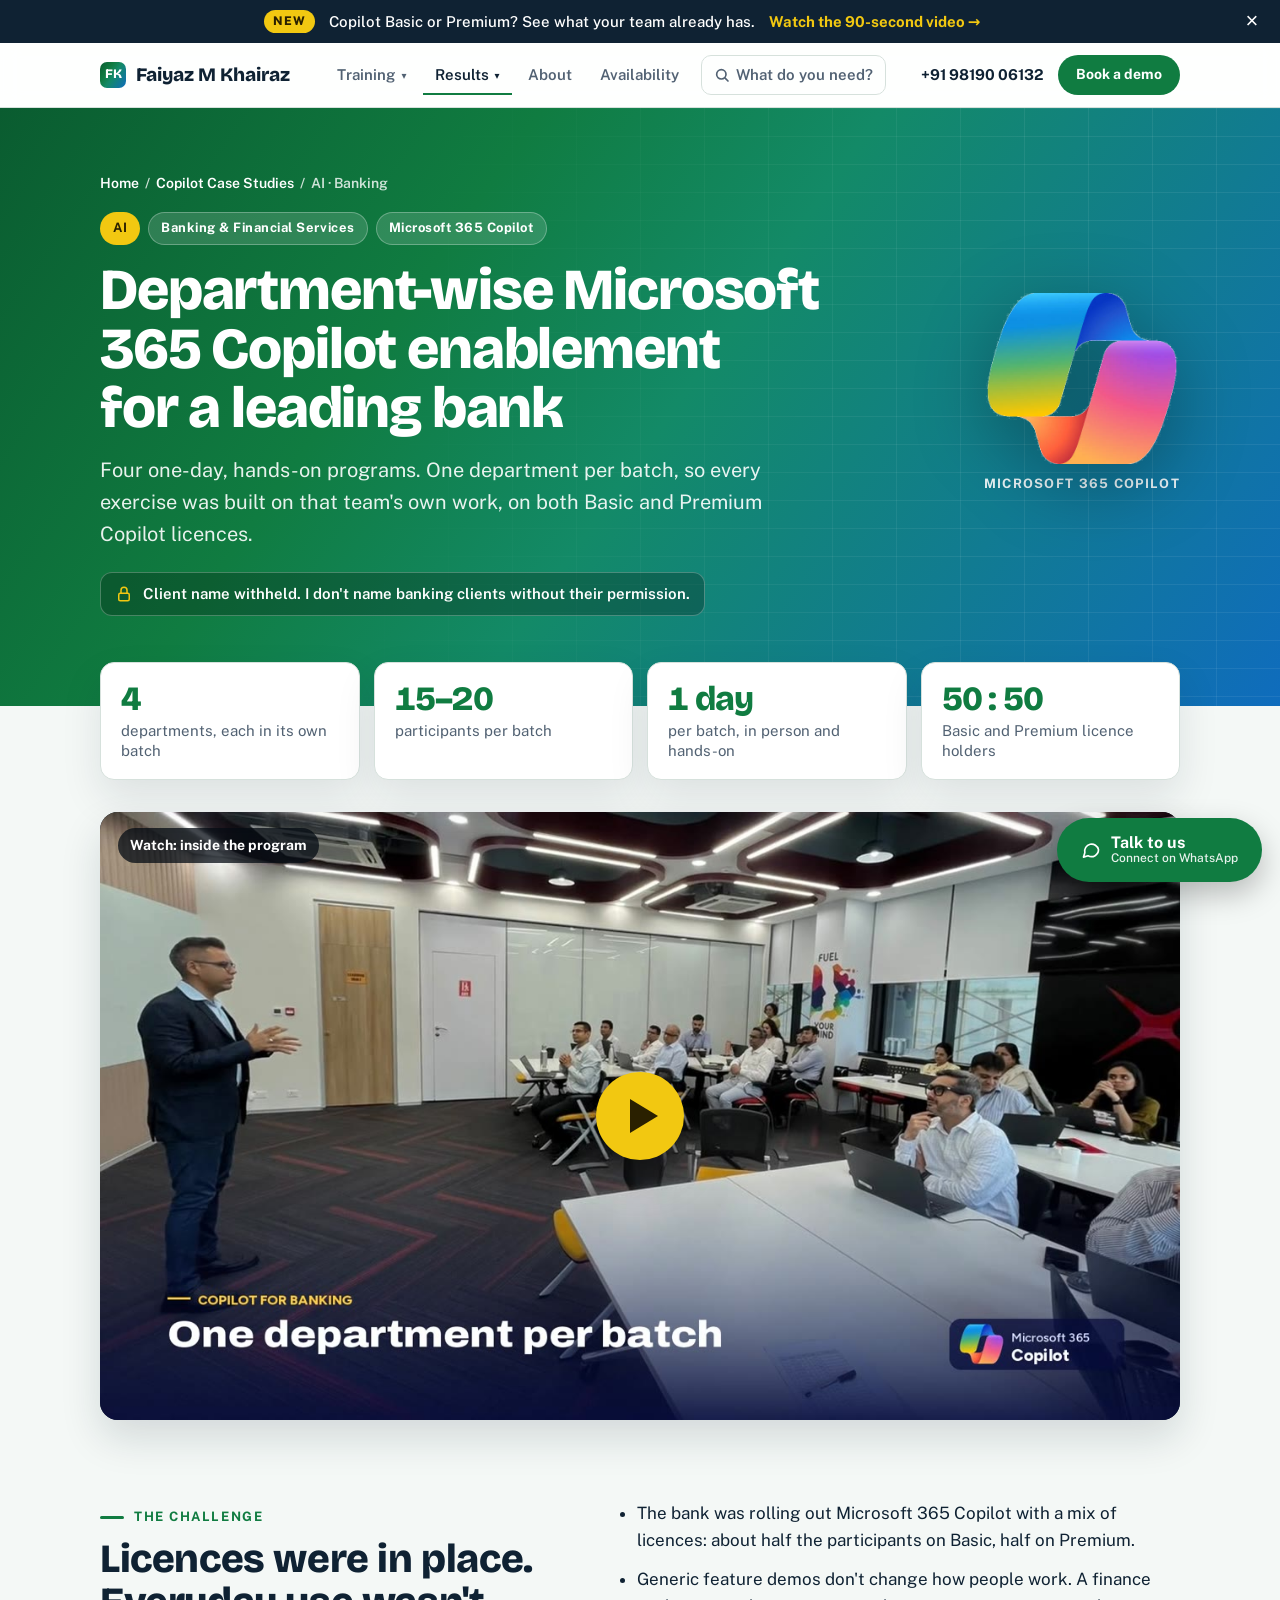
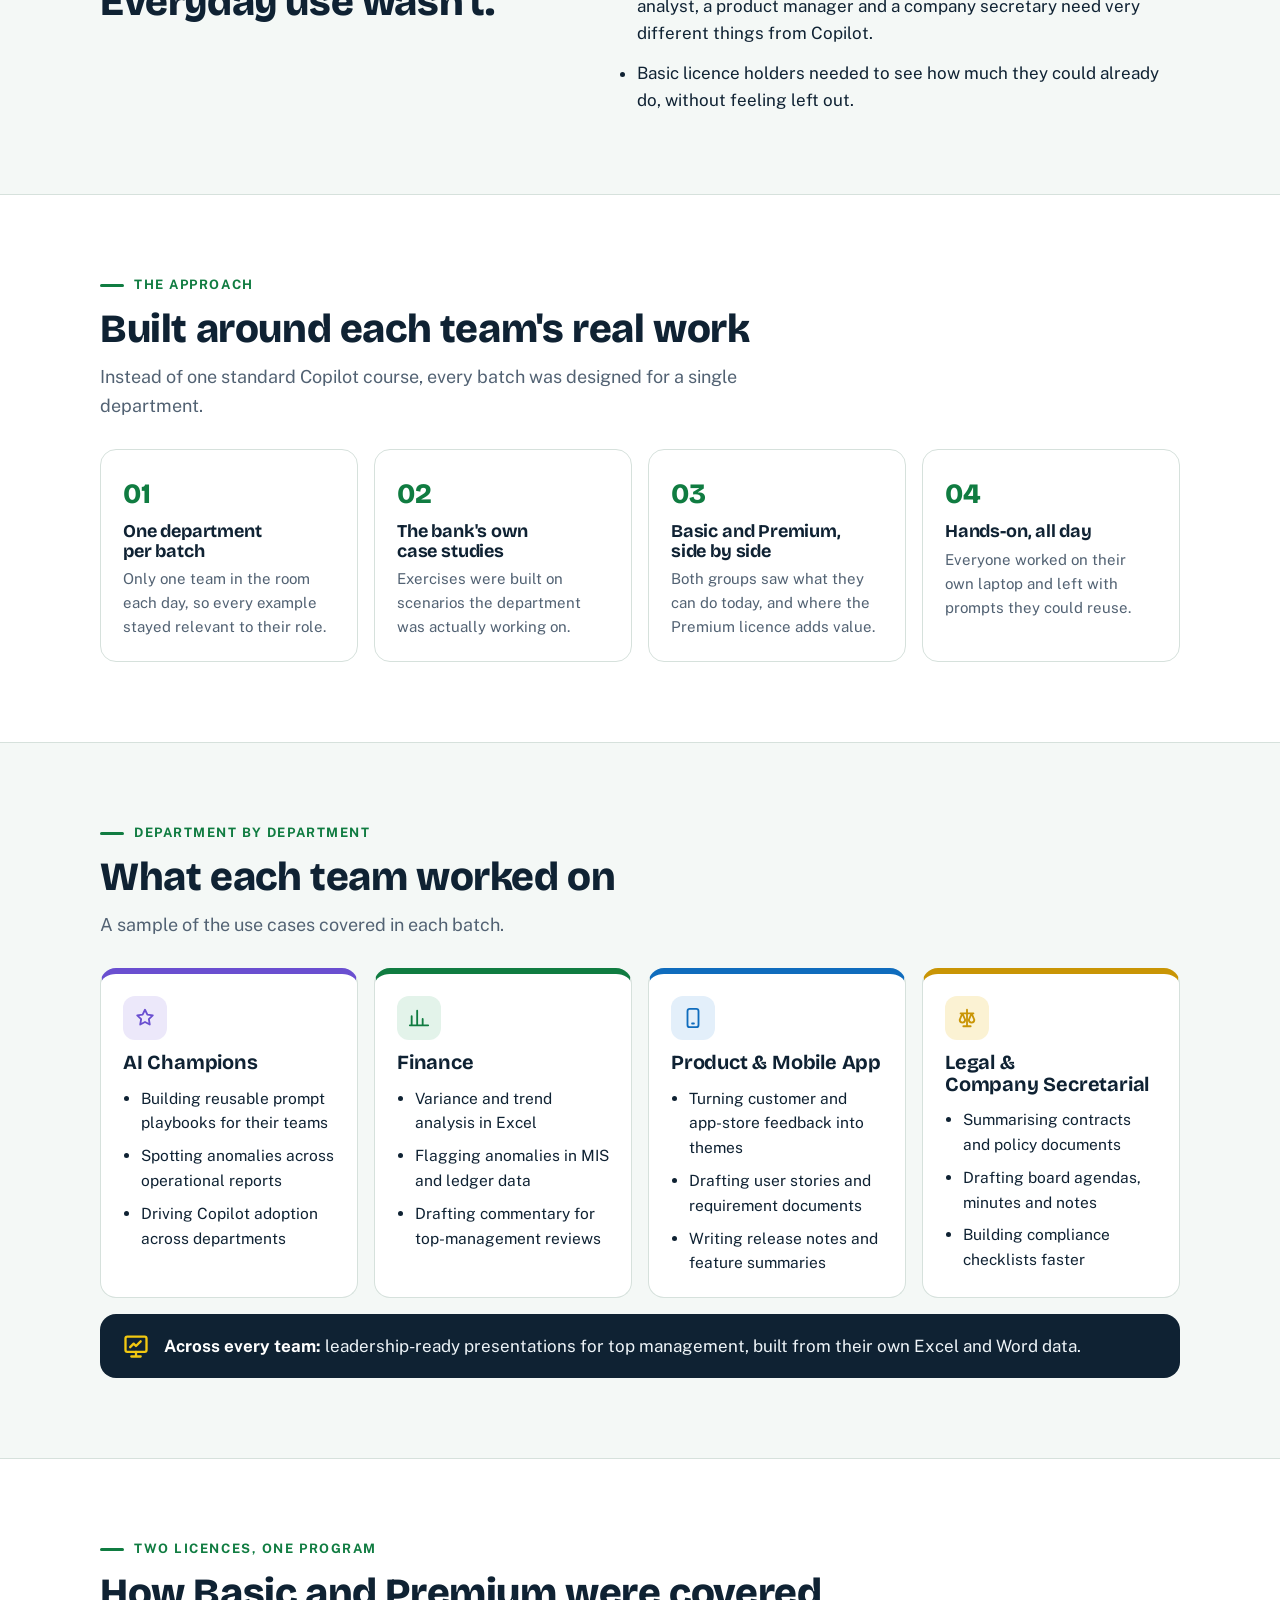
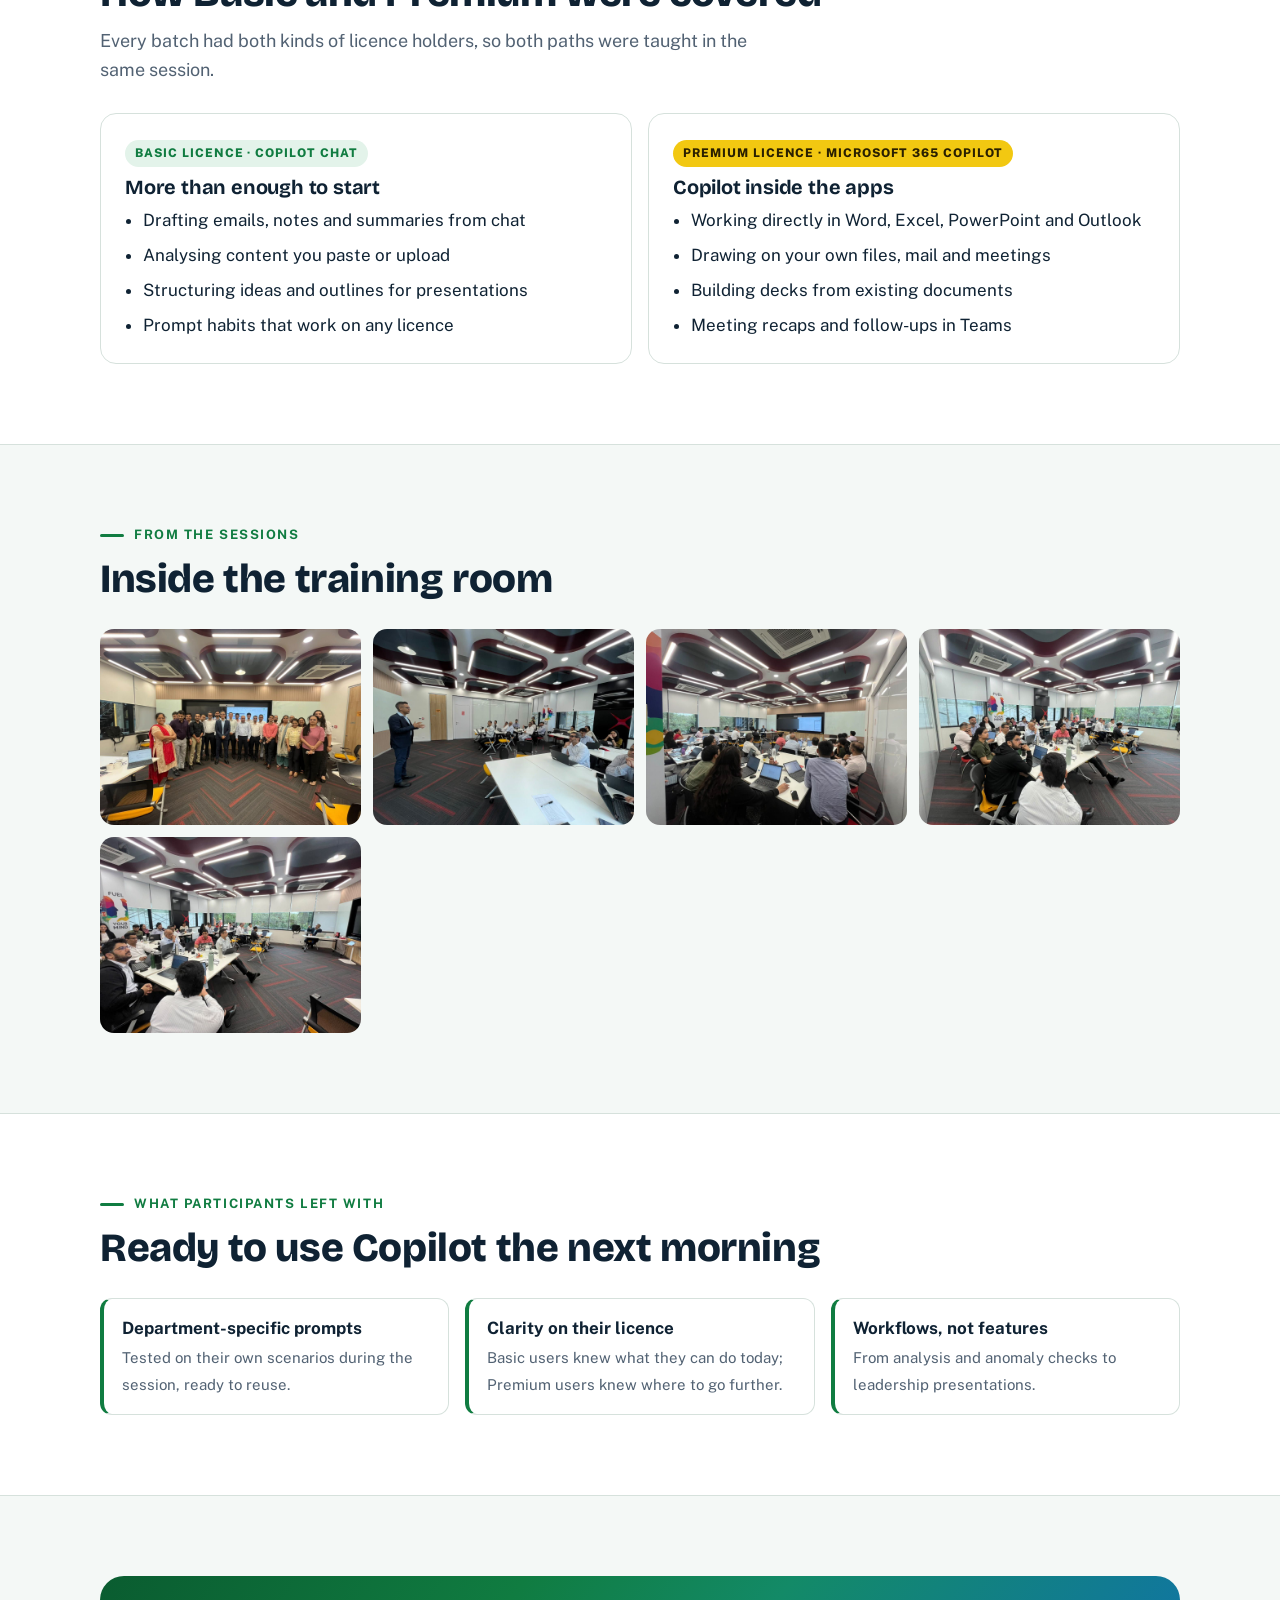
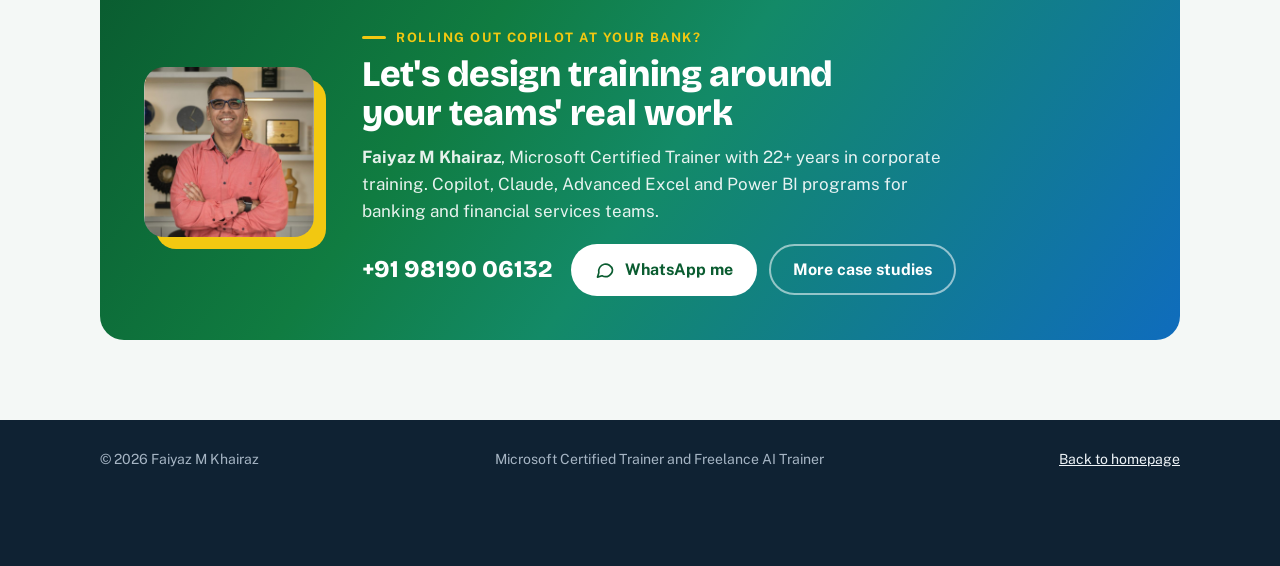
<file: case-studies/ai-banking-copilot-enablement.html>
<!doctype html>
<html lang="en">
<head>
<meta charset="utf-8">
<meta name="viewport" content="width=device-width, initial-scale=1, viewport-fit=cover">
<title>AI in Banking: Microsoft 365 Copilot Training for a Leading Bank | Faiyaz M Khairaz</title>
<meta name="description" content="Case study: department-wise Microsoft 365 Copilot training by Faiyaz M Khairaz for a leading bank's AI Champions, Finance, Product and Legal &amp; Company Secretarial teams, on Basic and Premium licences.">
<link rel="canonical" href="https://faiyazkhairaz.com/case-studies/ai-banking-copilot-enablement.html">
<meta name="author" content="Faiyaz M Khairaz">
<meta name="theme-color" content="#107C41">
<meta property="og:type" content="article">
<meta property="og:site_name" content="Faiyaz M Khairaz">
<meta property="og:title" content="AI in Banking: Microsoft 365 Copilot Training for a Leading Bank | Faiyaz M Khairaz">
<meta property="og:description" content="Case study: department-wise Microsoft 365 Copilot training by Faiyaz M Khairaz for a leading bank's AI Champions, Finance, Product and Legal &amp; Company Secretarial teams, on Basic and Premium licences.">
<meta property="og:url" content="https://faiyazkhairaz.com/case-studies/ai-banking-copilot-enablement.html">
<meta property="og:image" content="https://faiyazkhairaz.com/assets/case-studies/ai-banking-share.jpg">
<meta property="og:locale" content="en_IN">
<meta name="twitter:card" content="summary_large_image">
<meta name="twitter:image" content="https://faiyazkhairaz.com/assets/case-studies/ai-banking-share.jpg">
<link rel="icon" href="../assets/img/favicon.png">
<link rel="apple-touch-icon" href="../assets/img/favicon.png">
<link rel="preconnect" href="https://fonts.googleapis.com">
<link rel="preconnect" href="https://fonts.gstatic.com" crossorigin>
<link rel="stylesheet" href="https://fonts.googleapis.com/css2?family=Bricolage+Grotesque:opsz,wght@12..96,400;12..96,600;12..96,700;12..96,800&family=Public+Sans:wght@400;500;600;700&display=swap">
<link rel="stylesheet" href="case-studies.css">
</head>
<body>
<header class="top">
  <div class="wrap">
    <a class="mark" href="../index.html"><i>FK</i>Faiyaz M Khairaz</a>
    <nav class="nav" aria-label="Sections">
      <a href="../index.html#about">About</a>
      <a href="../index.html#programs">Programs</a>
      <a href="../index.html#videos">Videos</a>
      <a href="index.html" aria-current="page">Case Studies</a>
      <a href="../index.html#clients">Clients</a>
      <a href="../availability/">Availability</a>
      <a href="../index.html#enquiry">Enquire</a>
    </nav>
    <div class="top-cta"><a class="tel" href="tel:+919819006132">+91 98190 06132</a><a class="btn btn-green" href="https://wa.me/919819006132?text=Hi%20Faiyaz%2C%20I%20found%20your%20profile%20and%20would%20like%20to%20discuss%20a%20training%20program%20for%20my%20team." target="_blank" rel="noopener">WhatsApp me</a></div>
  </div>
</header>

<main>
<section class="cs-hero">
  <div class="wrap">
    <div>
      <nav class="crumbs" aria-label="Breadcrumb"><a href="../index.html">Home</a><span aria-hidden="true">/</span><a href="index.html">Copilot Case Studies</a><span aria-hidden="true">/</span><span>AI · Banking</span></nav>
      <div class="tags"><span class="tag gold">AI</span><span class="tag">Banking &amp; Financial Services</span><span class="tag">Microsoft 365 Copilot</span></div>
      <h1>Department-wise Microsoft 365 Copilot enablement for a leading bank</h1>
      <p class="intro">Four one-day, hands-on programs. One department per batch, so every exercise was built on that team's own work, on both Basic and Premium Copilot licences.</p>
      <p class="conf"><svg width="18" height="18" viewBox="0 0 24 24" fill="none" stroke="currentColor" stroke-width="2" stroke-linecap="round" stroke-linejoin="round" aria-hidden="true"><rect x="5" y="11" width="14" height="10" rx="2"/><path d="M8 11V7a4 4 0 018 0v4"/></svg>Client name withheld. I don't name banking clients without their permission.</p>
    </div>
    <figure class="prod"><img src="../assets/img/copilot-logo.png" alt="Microsoft Copilot logo" width="448" height="400"><figcaption>Microsoft 365 Copilot</figcaption></figure>
  </div>
</section>

<div class="wrap">
  <div class="facts">
    <div class="fact"><b>4</b><span>departments, each in its own batch</span></div>
    <div class="fact"><b>15–20</b><span>participants per batch</span></div>
    <div class="fact"><b>1 day</b><span>per batch, in person and hands-on</span></div>
    <div class="fact"><b>50 : 50</b><span>Basic and Premium licence holders</span></div>
  </div>
  <div class="video-wrap">
    <div class="video" data-id="L7-fnWK0p9o">
      <button type="button" aria-label="Play video: Microsoft 365 Copilot training for a leading bank">
        <img src="../assets/case-studies/ai-banking-video-cover.jpg" alt="" width="1280" height="720">
        <span class="play" aria-hidden="true"></span>
        <span class="label">Watch: inside the program</span>
      </button>
    </div>
  </div>
</div>

<section>
  <div class="wrap split">
    <div><span class="eyebrow">The challenge</span><h2>Licences were in place. Everyday use wasn't.</h2></div>
    <ul>
      <li>The bank was rolling out Microsoft 365 Copilot with a mix of licences: about half the participants on Basic, half on Premium.</li>
      <li>Generic feature demos don't change how people work. A finance analyst, a product manager and a company secretary need very different things from Copilot.</li>
      <li>Basic licence holders needed to see how much they could already do, without feeling left out.</li>
    </ul>
  </div>
</section>

<section class="alt">
  <div class="wrap">
    <div class="sec-head"><span class="eyebrow">The approach</span><h2>Built around each team's real work</h2><p class="lead">Instead of one standard Copilot course, every batch was designed for a single department.</p></div>
    <ol class="steps">
      <li><h3>One department per batch</h3><p>Only one team in the room each day, so every example stayed relevant to their role.</p></li>
      <li><h3>The bank's own case studies</h3><p>Exercises were built on scenarios the department was actually working on.</p></li>
      <li><h3>Basic and Premium, side by side</h3><p>Both groups saw what they can do today, and where the Premium licence adds value.</p></li>
      <li><h3>Hands-on, all day</h3><p>Everyone worked on their own laptop and left with prompts they could reuse.</p></li>
    </ol>
  </div>
</section>

<section>
  <div class="wrap">
    <div class="sec-head"><span class="eyebrow">Department by department</span><h2>What each team worked on</h2><p class="lead">A sample of the use cases covered in each batch.</p></div>
    <div class="depts">
      <div class="dept" data-c="violet"><span class="ic"><svg width="22" height="22" viewBox="0 0 24 24" fill="none" stroke="currentColor" stroke-width="2" stroke-linecap="round" stroke-linejoin="round" aria-hidden="true"><path d="M12 3l2.6 5.3 5.9.9-4.3 4.1 1 5.8L12 16.4l-5.2 2.7 1-5.8L3.5 9.2l5.9-.9z"/></svg></span><h3>AI Champions</h3><ul><li>Building reusable prompt playbooks for their teams</li><li>Spotting anomalies across operational reports</li><li>Driving Copilot adoption across departments</li></ul></div>
      <div class="dept"><span class="ic"><svg width="22" height="22" viewBox="0 0 24 24" fill="none" stroke="currentColor" stroke-width="2" stroke-linecap="round" stroke-linejoin="round" aria-hidden="true"><path d="M4 20V10M10 20V4M16 20v-7M22 20H2"/></svg></span><h3>Finance</h3><ul><li>Variance and trend analysis in Excel</li><li>Flagging anomalies in MIS and ledger data</li><li>Drafting commentary for top-management reviews</li></ul></div>
      <div class="dept" data-c="blue"><span class="ic"><svg width="22" height="22" viewBox="0 0 24 24" fill="none" stroke="currentColor" stroke-width="2" stroke-linecap="round" stroke-linejoin="round" aria-hidden="true"><rect x="6" y="2" width="12" height="20" rx="2.5"/><path d="M11 18h2"/></svg></span><h3>Product &amp; Mobile App</h3><ul><li>Turning customer and app-store feedback into themes</li><li>Drafting user stories and requirement documents</li><li>Writing release notes and feature summaries</li></ul></div>
      <div class="dept" data-c="gold"><span class="ic"><svg width="22" height="22" viewBox="0 0 24 24" fill="none" stroke="currentColor" stroke-width="2" stroke-linecap="round" stroke-linejoin="round" aria-hidden="true"><path d="M12 3v18M5 7h14M7 7l-3 7a3 3 0 006 0zM17 7l-3 7a3 3 0 006 0zM8 21h8"/></svg></span><h3>Legal &amp; Company Secretarial</h3><ul><li>Summarising contracts and policy documents</li><li>Drafting board agendas, minutes and notes</li><li>Building compliance checklists faster</li></ul></div>
    </div>
    <div class="across"><svg width="28" height="28" viewBox="0 0 24 24" fill="none" stroke="currentColor" stroke-width="2" stroke-linecap="round" stroke-linejoin="round" aria-hidden="true"><rect x="3" y="4" width="18" height="13" rx="1.5"/><path d="M12 17v4M8 21h8M7 13l3-3 2 2 4-4"/></svg><p><b>Across every team:</b> leadership-ready presentations for top management, built from their own Excel and Word data.</p></div>
  </div>
</section>

<section class="alt">
  <div class="wrap">
    <div class="sec-head"><span class="eyebrow">Two licences, one program</span><h2>How Basic and Premium were covered</h2><p class="lead">Every batch had both kinds of licence holders, so both paths were taught in the same session.</p></div>
    <div class="lic">
      <div><span class="chip">Basic licence · Copilot Chat</span><h3>More than enough to start</h3><ul><li>Drafting emails, notes and summaries from chat</li><li>Analysing content you paste or upload</li><li>Structuring ideas and outlines for presentations</li><li>Prompt habits that work on any licence</li></ul></div>
      <div class="prem"><span class="chip">Premium licence · Microsoft 365 Copilot</span><h3>Copilot inside the apps</h3><ul><li>Working directly in Word, Excel, PowerPoint and Outlook</li><li>Drawing on your own files, mail and meetings</li><li>Building decks from existing documents</li><li>Meeting recaps and follow-ups in Teams</li></ul></div>
    </div>
  </div>
</section>

<section>
  <div class="wrap">
    <div class="sec-head"><span class="eyebrow">From the sessions</span><h2>Inside the training room</h2></div>
    <div class="gal">
      <img src="../assets/case-studies/ai-banking-group-photo.jpg" alt="Faiyaz M Khairaz with participants at the end of a batch" loading="lazy" width="1280" height="960">
      <img src="../assets/case-studies/ai-banking-faiyaz-presenting.jpg" alt="Faiyaz M Khairaz presenting to a batch" loading="lazy" width="1280" height="960">
      <img src="../assets/case-studies/ai-banking-hands-on-session.jpg" alt="Participants working on laptops during a hands-on exercise" loading="lazy" width="1280" height="960">
      <img src="../assets/case-studies/ai-banking-participants-focus.jpg" alt="Participants following a live demonstration" loading="lazy" width="1280" height="960">
      <img src="../assets/case-studies/ai-banking-full-room.jpg" alt="A full training room during the Copilot program" loading="lazy" width="1280" height="960">
    </div>
  </div>
</section>

<section class="alt">
  <div class="wrap">
    <div class="sec-head"><span class="eyebrow">What participants left with</span><h2>Ready to use Copilot the next morning</h2></div>
    <ul class="wins">
      <li><b>Department-specific prompts</b><span>Tested on their own scenarios during the session, ready to reuse.</span></li>
      <li><b>Clarity on their licence</b><span>Basic users knew what they can do today; Premium users knew where to go further.</span></li>
      <li><b>Workflows, not features</b><span>From analysis and anomaly checks to leadership presentations.</span></li>
    </ul>
  </div>
</section>

<section>
  <div class="wrap">
    <div class="cta">
      <div class="ph"><img src="../assets/img/faiyaz-m-khairaz-corporate-trainer.jpg" alt="Faiyaz M Khairaz" width="170" height="170"></div>
      <div>
        <span class="eyebrow">Rolling out Copilot at your bank?</span>
        <h2>Let's design training around your teams' real work</h2>
        <p><b>Faiyaz M Khairaz</b>, Microsoft Certified Trainer with 22+ years in corporate training. Copilot, Claude, Advanced Excel and Power BI programs for banking and financial services teams.</p>
        <div class="row">
          <a class="phone" href="tel:+919819006132">+91 98190 06132</a>
          <a class="btn btn-white" href="https://wa.me/919819006132?text=Hi%20Faiyaz%2C%20I%20found%20your%20profile%20and%20would%20like%20to%20discuss%20a%20training%20program%20for%20my%20team." target="_blank" rel="noopener"><svg viewBox="0 0 24 24" fill="none" stroke="currentColor" stroke-width="2" stroke-linecap="round" stroke-linejoin="round" aria-hidden="true"><path d="M21 11.5a8.4 8.4 0 0 1-12.5 7.4L3 20.5l1.6-5.3A8.4 8.4 0 1 1 21 11.5z"/></svg>WhatsApp me</a>
          <a class="btn btn-outline-white" href="index.html">More case studies</a>
        </div>
      </div>
    </div>
  </div>
</section>

</main>

<footer>
  <div class="wrap">
    <span>&copy; 2026 Faiyaz M Khairaz</span>
    <span>Microsoft Certified Trainer and Freelance AI Trainer</span>
    <a href="../index.html">Back to homepage</a>
  </div>
</footer>
<a class="btn btn-green float" href="https://wa.me/919819006132?text=Hi%20Faiyaz%2C%20I%20found%20your%20profile%20and%20would%20like%20to%20discuss%20a%20training%20program%20for%20my%20team." target="_blank" rel="noopener"><svg viewBox="0 0 24 24" fill="none" stroke="currentColor" stroke-width="2" stroke-linecap="round" stroke-linejoin="round" aria-hidden="true"><path d="M21 11.5a8.4 8.4 0 0 1-12.5 7.4L3 20.5l1.6-5.3A8.4 8.4 0 1 1 21 11.5z"/></svg><span class="fl"><b>Talk to us</b><small>Connect on WhatsApp</small></span></a>
<script src="case-studies.js"></script>
</body>
</html>
</file>
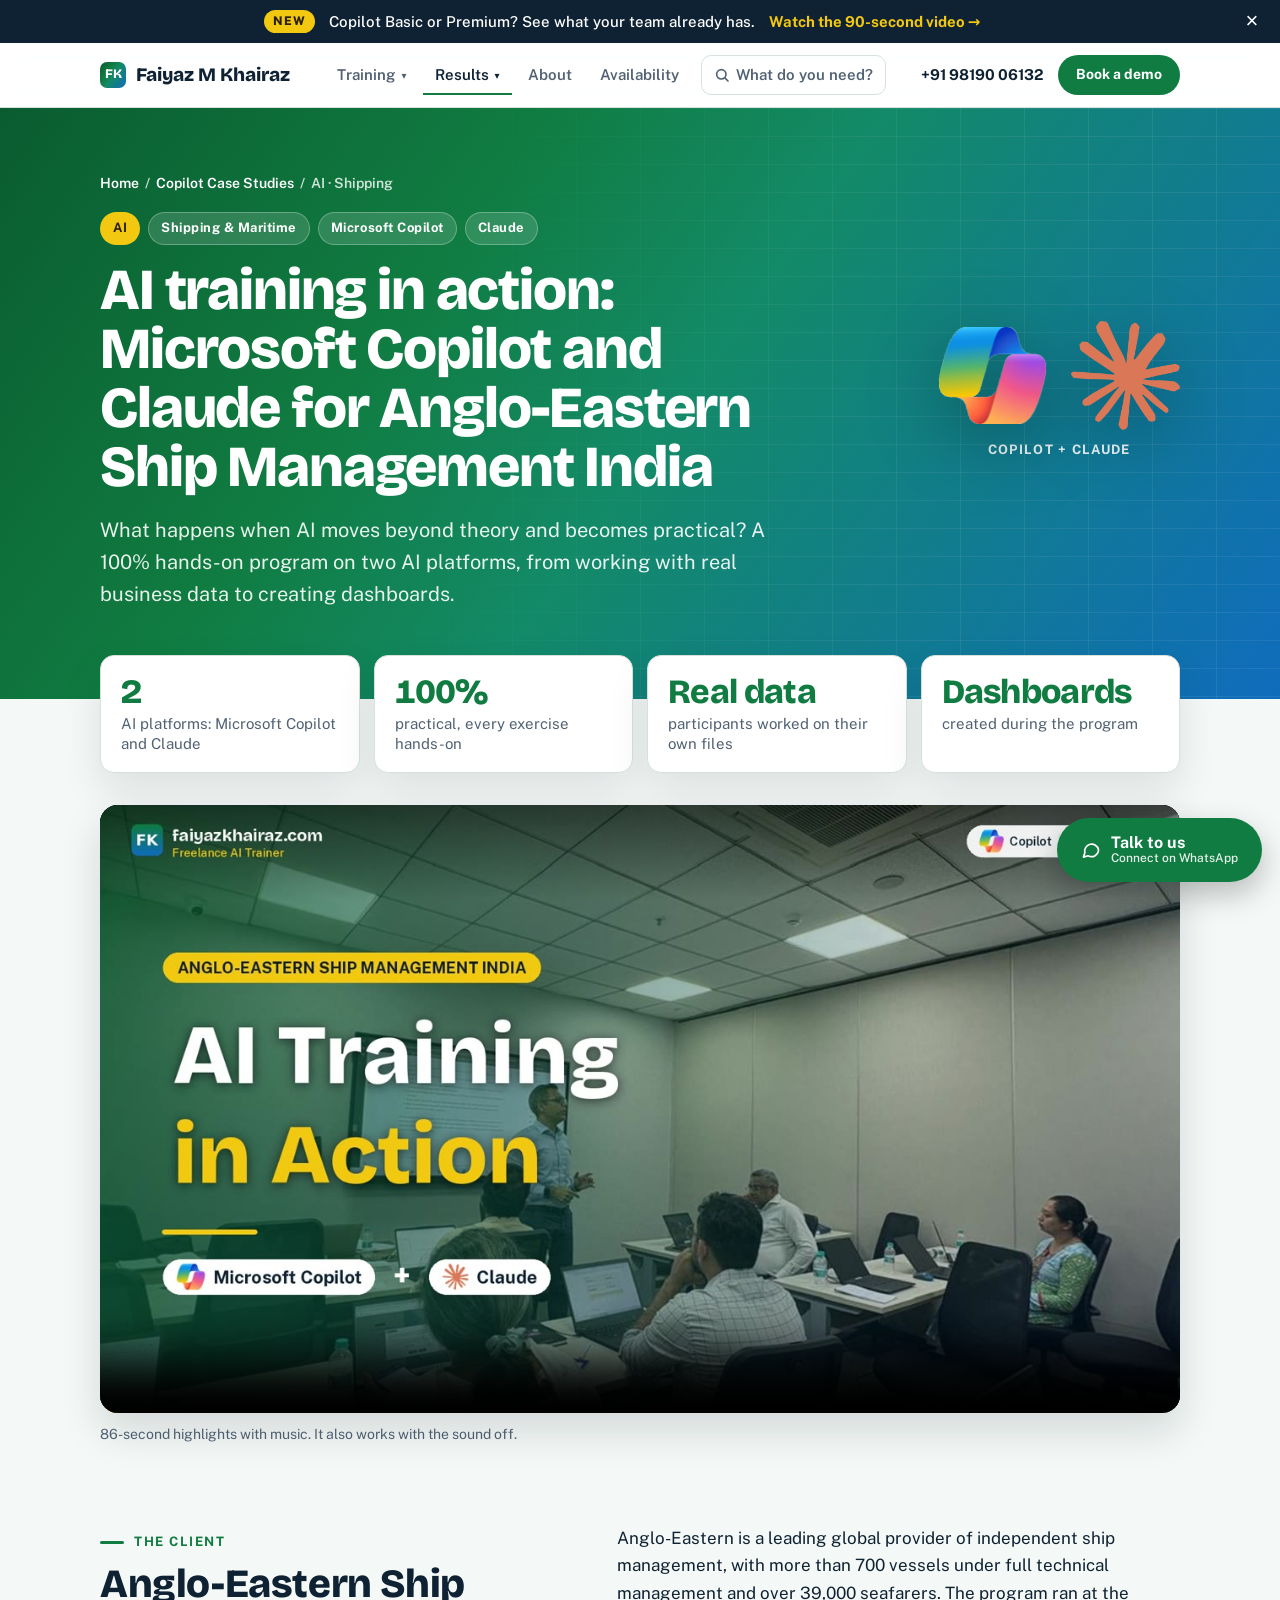
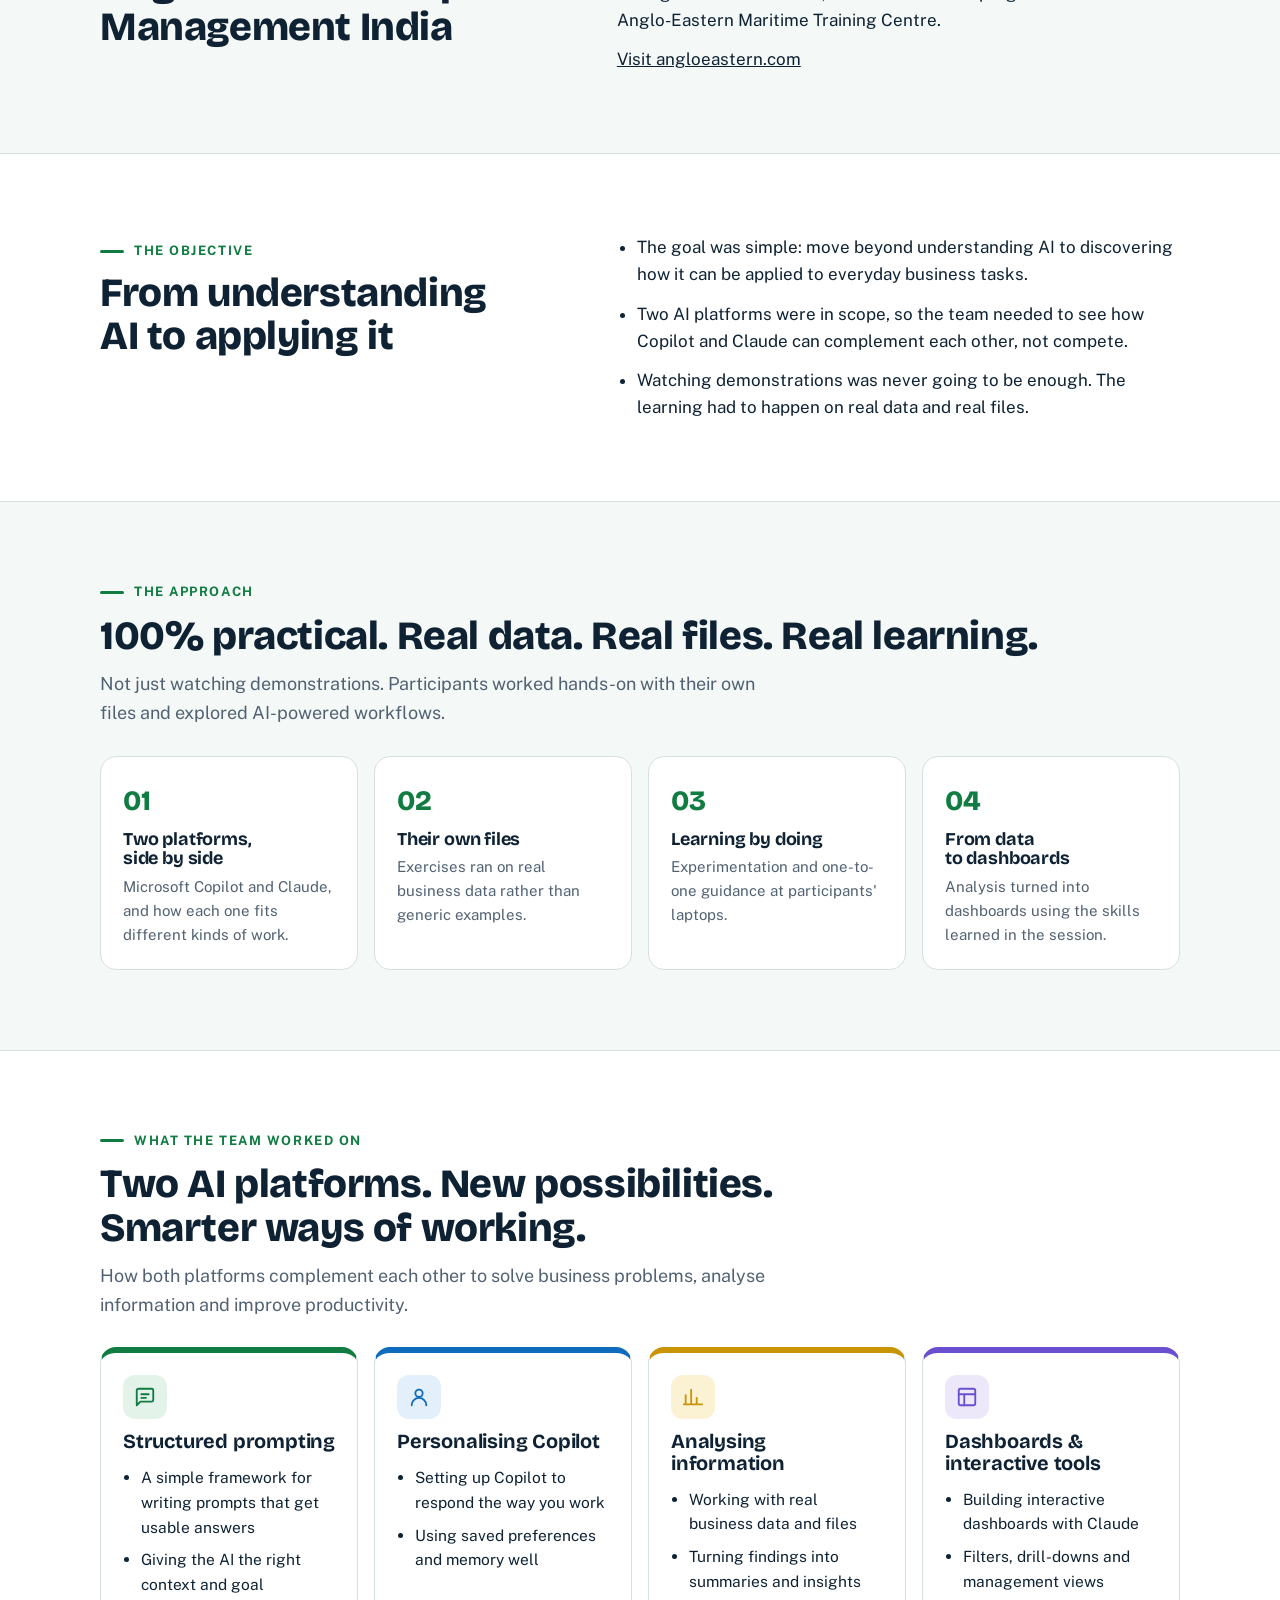
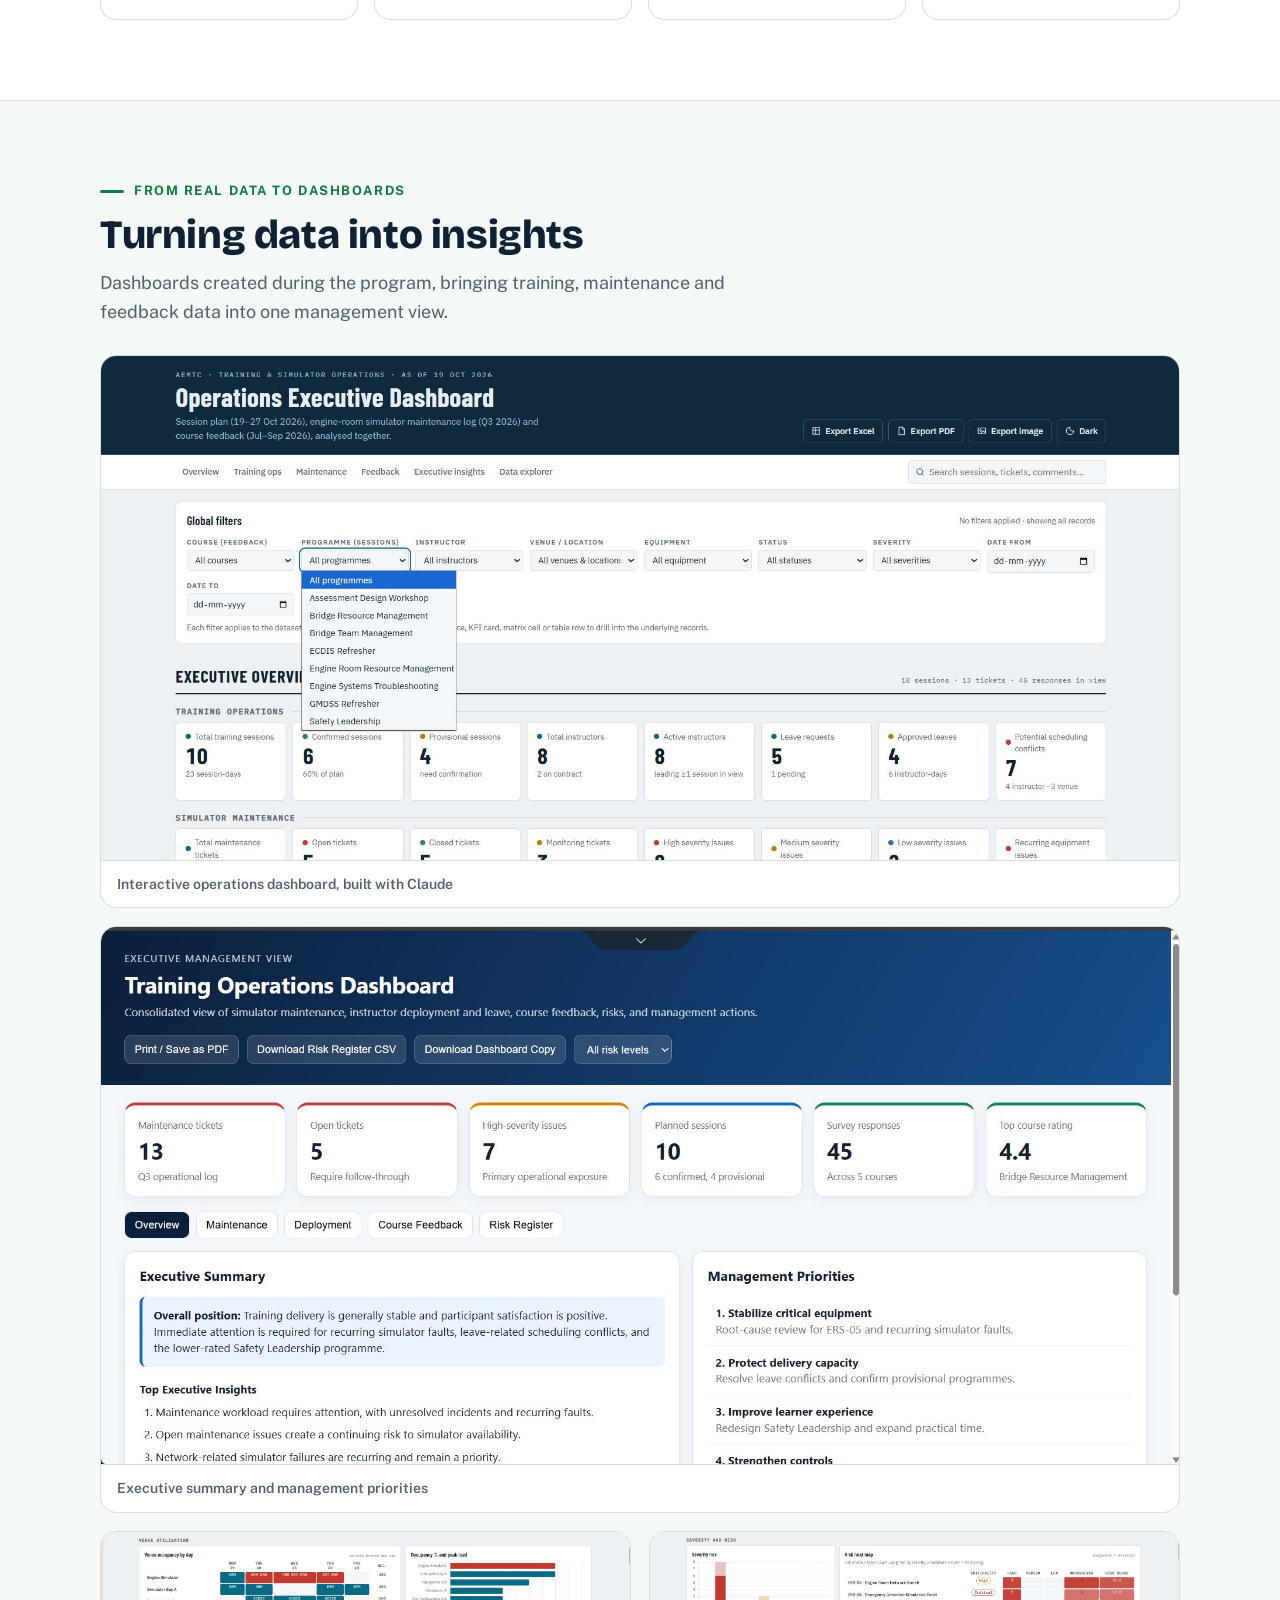
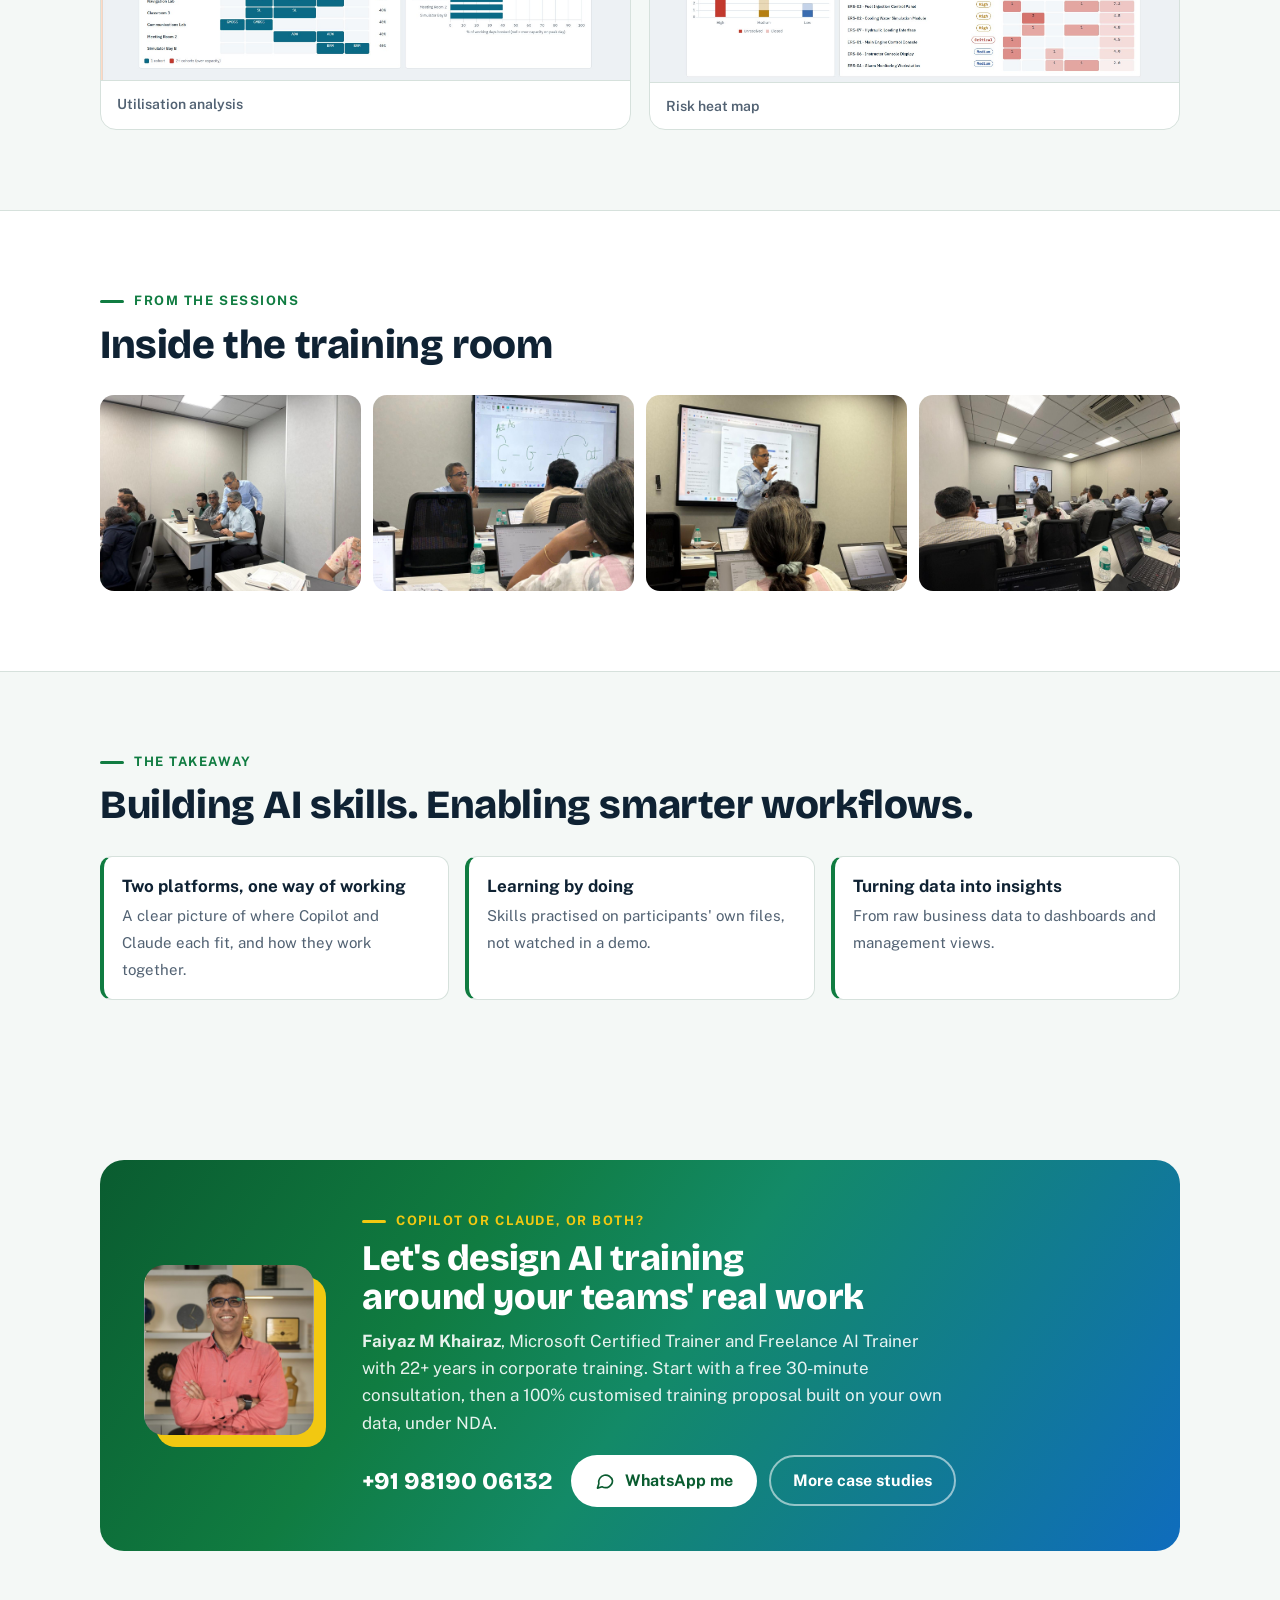
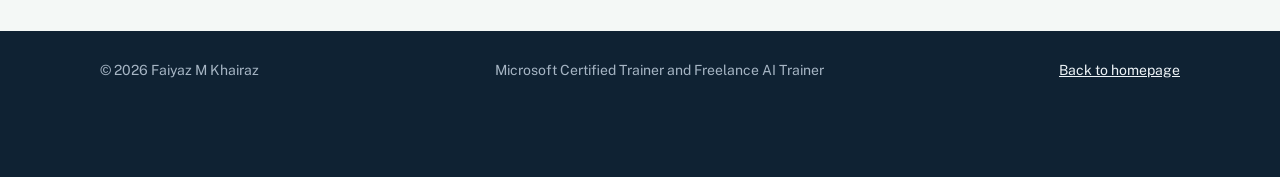
<file: case-studies/ai-shipping-anglo-eastern-copilot-claude.html>
<!doctype html>
<html lang="en">
<head>
<meta charset="utf-8">
<meta name="viewport" content="width=device-width, initial-scale=1, viewport-fit=cover">
<title>AI Training in Action: Microsoft Copilot and Claude for Anglo-Eastern Ship Management India | Faiyaz M Khairaz</title>
<meta name="description" content="Case study: 100% hands-on Microsoft Copilot and Claude training by Faiyaz M Khairaz for Anglo-Eastern Ship Management India, from working with real business data to creating dashboards.">
<link rel="canonical" href="https://faiyazkhairaz.com/case-studies/ai-shipping-anglo-eastern-copilot-claude.html">
<meta name="author" content="Faiyaz M Khairaz">
<meta name="theme-color" content="#107C41">
<meta property="og:type" content="article">
<meta property="og:site_name" content="Faiyaz M Khairaz">
<meta property="og:title" content="AI Training in Action: Microsoft Copilot and Claude for Anglo-Eastern Ship Management India">
<meta property="og:description" content="Case study: 100% hands-on Microsoft Copilot and Claude training for Anglo-Eastern Ship Management India, from real business data to dashboards.">
<meta property="og:url" content="https://faiyazkhairaz.com/case-studies/ai-shipping-anglo-eastern-copilot-claude.html">
<meta property="og:image" content="https://faiyazkhairaz.com/assets/case-studies/ai-shipping-anglo-eastern-video.jpg">
<meta property="og:locale" content="en_IN">
<meta name="twitter:card" content="summary_large_image">
<meta name="twitter:image" content="https://faiyazkhairaz.com/assets/case-studies/ai-shipping-anglo-eastern-video.jpg">
<link rel="icon" href="../assets/img/favicon.png">
<link rel="apple-touch-icon" href="../assets/img/favicon.png">
<link rel="preconnect" href="https://fonts.googleapis.com">
<link rel="preconnect" href="https://fonts.gstatic.com" crossorigin>
<link rel="stylesheet" href="https://fonts.googleapis.com/css2?family=Bricolage+Grotesque:opsz,wght@12..96,400;12..96,600;12..96,700;12..96,800&family=Public+Sans:wght@400;500;600;700&display=swap">
<link rel="stylesheet" href="case-studies.css">
<style>
/* Page-only styles: self-hosted video, two-logo hero, dashboard screenshots */
.video video{position:absolute;inset:0;width:100%;height:100%;background:#000}
.vid-note{margin-top:10px;font-size:14px;color:var(--muted)}
.prod.duo .logos{display:flex;align-items:center;gap:clamp(12px,2vw,24px)}
.prod.duo img{width:clamp(76px,8.5vw,118px)}
@media (max-width:760px){.prod.duo img{width:40px}}
.shots{display:grid;grid-template-columns:repeat(2,minmax(0,1fr));gap:18px}
.shots figure{margin:0;background:var(--surface);border:1px solid var(--line);border-radius:16px;overflow:hidden}
.shots figure.wide{grid-column:1 / -1}
.shots img{display:block;width:100%;height:auto}
.shots figcaption{padding:12px 16px;font-size:14px;font-weight:600;color:var(--muted);border-top:1px solid var(--line)}
@media (max-width:760px){.shots{grid-template-columns:1fr}}
</style>
<script type="application/ld+json">{"@context":"https://schema.org","@type":"VideoObject","name":"AI Training in Action: Microsoft Copilot and Claude for Anglo-Eastern Ship Management India","description":"Highlights from a 100% hands-on Microsoft Copilot and Claude training program for Anglo-Eastern Ship Management India: real data, real files and dashboards built during the program.","thumbnailUrl":"https://faiyazkhairaz.com/assets/case-studies/ai-shipping-anglo-eastern-video.jpg","uploadDate":"2026-10-19","duration":"PT1M26S","contentUrl":"https://faiyazkhairaz.com/assets/case-studies/ai-shipping-anglo-eastern-video.mp4"}</script>
</head>
<body>
<header class="top">
  <div class="wrap">
    <a class="mark" href="../index.html"><i>FK</i>Faiyaz M Khairaz</a>
    <nav class="nav" aria-label="Sections">
      <a href="../index.html#about">About</a>
      <a href="../index.html#programs">Programs</a>
      <a href="../index.html#videos">Videos</a>
      <a href="index.html" aria-current="page">Case Studies</a>
      <a href="../index.html#clients">Clients</a>
      <a href="../index.html#enquiry">Enquire</a>
    </nav>
    <div class="top-cta"><a class="tel" href="tel:+919819006132">+91 98190 06132</a><a class="btn btn-green" href="https://wa.me/919819006132?text=Hi%20Faiyaz%2C%20I%20found%20your%20profile%20and%20would%20like%20to%20discuss%20a%20training%20program%20for%20my%20team." target="_blank" rel="noopener">WhatsApp me</a></div>
  </div>
</header>

<main>
<section class="cs-hero">
  <div class="wrap">
    <div>
      <nav class="crumbs" aria-label="Breadcrumb"><a href="../index.html">Home</a><span aria-hidden="true">/</span><a href="index.html">Copilot Case Studies</a><span aria-hidden="true">/</span><span>AI · Shipping</span></nav>
      <div class="tags"><span class="tag gold">AI</span><span class="tag">Shipping &amp; Maritime</span><span class="tag">Microsoft Copilot</span><span class="tag">Claude</span></div>
      <h1>AI training in action: Microsoft Copilot and Claude for Anglo-Eastern Ship Management India</h1>
      <p class="intro">What happens when AI moves beyond theory and becomes practical? A 100% hands-on program on two AI platforms, from working with real business data to creating dashboards.</p>
    </div>
    <figure class="prod duo"><span class="logos"><img src="../assets/img/copilot-logo.png" alt="Microsoft Copilot logo" width="448" height="400"><img src="../assets/img/claude-logo.png" alt="Claude logo" width="400" height="400"></span><figcaption>Copilot + Claude</figcaption></figure>
  </div>
</section>

<div class="wrap">
  <div class="facts">
    <div class="fact"><b>2</b><span>AI platforms: Microsoft Copilot and Claude</span></div>
    <div class="fact"><b>100%</b><span>practical, every exercise hands-on</span></div>
    <div class="fact"><b>Real data</b><span>participants worked on their own files</span></div>
    <div class="fact"><b>Dashboards</b><span>created during the program</span></div>
  </div>
  <div class="video-wrap">
    <div class="video">
      <video controls playsinline preload="metadata" poster="../assets/case-studies/ai-shipping-anglo-eastern-video.jpg" aria-label="Case study video: Microsoft Copilot and Claude training for Anglo-Eastern Ship Management India">
        <source src="../assets/case-studies/ai-shipping-anglo-eastern-video.mp4" type="video/mp4">
      </video>
    </div>
    <p class="vid-note">86-second highlights with music. It also works with the sound off.</p>
  </div>
</div>

<section>
  <div class="wrap split">
    <div><span class="eyebrow">The client</span><h2>Anglo-Eastern Ship Management India</h2></div>
    <div>
      <p>Anglo-Eastern is a leading global provider of independent ship management, with more than 700 vessels under full technical management and over 39,000 seafarers. The program ran at the Anglo-Eastern Maritime Training Centre.</p>
      <p><a href="https://www.angloeastern.com/" target="_blank" rel="noopener">Visit angloeastern.com</a></p>
    </div>
  </div>
</section>

<section class="alt">
  <div class="wrap split">
    <div><span class="eyebrow">The objective</span><h2>From understanding AI to applying it</h2></div>
    <ul>
      <li>The goal was simple: move beyond understanding AI to discovering how it can be applied to everyday business tasks.</li>
      <li>Two AI platforms were in scope, so the team needed to see how Copilot and Claude can complement each other, not compete.</li>
      <li>Watching demonstrations was never going to be enough. The learning had to happen on real data and real files.</li>
    </ul>
  </div>
</section>

<section>
  <div class="wrap">
    <div class="sec-head"><span class="eyebrow">The approach</span><h2>100% practical. Real data. Real files. Real learning.</h2><p class="lead">Not just watching demonstrations. Participants worked hands-on with their own files and explored AI-powered workflows.</p></div>
    <ol class="steps">
      <li><h3>Two platforms, side by side</h3><p>Microsoft Copilot and Claude, and how each one fits different kinds of work.</p></li>
      <li><h3>Their own files</h3><p>Exercises ran on real business data rather than generic examples.</p></li>
      <li><h3>Learning by doing</h3><p>Experimentation and one-to-one guidance at participants' laptops.</p></li>
      <li><h3>From data to dashboards</h3><p>Analysis turned into dashboards using the skills learned in the session.</p></li>
    </ol>
  </div>
</section>

<section class="alt">
  <div class="wrap">
    <div class="sec-head"><span class="eyebrow">What the team worked on</span><h2>Two AI platforms. New possibilities. Smarter ways of working.</h2><p class="lead">How both platforms complement each other to solve business problems, analyse information and improve productivity.</p></div>
    <div class="depts">
      <div class="dept"><span class="ic"><svg width="22" height="22" viewBox="0 0 24 24" fill="none" stroke="currentColor" stroke-width="2" stroke-linecap="round" stroke-linejoin="round" aria-hidden="true"><path d="M21 15a2 2 0 01-2 2H7l-4 4V5a2 2 0 012-2h14a2 2 0 012 2z"/><path d="M8 9h8M8 13h5"/></svg></span><h3>Structured prompting</h3><ul><li>A simple framework for writing prompts that get usable answers</li><li>Giving the AI the right context and goal</li></ul></div>
      <div class="dept" data-c="blue"><span class="ic"><svg width="22" height="22" viewBox="0 0 24 24" fill="none" stroke="currentColor" stroke-width="2" stroke-linecap="round" stroke-linejoin="round" aria-hidden="true"><circle cx="12" cy="8" r="4"/><path d="M4 21a8 8 0 0116 0"/></svg></span><h3>Personalising Copilot</h3><ul><li>Setting up Copilot to respond the way you work</li><li>Using saved preferences and memory well</li></ul></div>
      <div class="dept" data-c="gold"><span class="ic"><svg width="22" height="22" viewBox="0 0 24 24" fill="none" stroke="currentColor" stroke-width="2" stroke-linecap="round" stroke-linejoin="round" aria-hidden="true"><path d="M4 20V10M10 20V4M16 20v-7M22 20H2"/></svg></span><h3>Analysing information</h3><ul><li>Working with real business data and files</li><li>Turning findings into summaries and insights</li></ul></div>
      <div class="dept" data-c="violet"><span class="ic"><svg width="22" height="22" viewBox="0 0 24 24" fill="none" stroke="currentColor" stroke-width="2" stroke-linecap="round" stroke-linejoin="round" aria-hidden="true"><rect x="3" y="3" width="18" height="18" rx="2"/><path d="M3 9h18M9 21V9"/></svg></span><h3>Dashboards &amp; interactive tools</h3><ul><li>Building interactive dashboards with Claude</li><li>Filters, drill-downs and management views</li></ul></div>
    </div>
  </div>
</section>

<section>
  <div class="wrap">
    <div class="sec-head"><span class="eyebrow">From real data to dashboards</span><h2>Turning data into insights</h2><p class="lead">Dashboards created during the program, bringing training, maintenance and feedback data into one management view.</p></div>
    <div class="shots">
      <figure class="wide"><img src="../assets/case-studies/ai-shipping-anglo-eastern-dashboard-claude.jpg" alt="Interactive operations executive dashboard built with Claude, with global filters and KPI cards" loading="lazy" width="1835" height="858"><figcaption>Interactive operations dashboard, built with Claude</figcaption></figure>
      <figure class="wide"><img src="../assets/case-studies/ai-shipping-anglo-eastern-dashboard-executive.jpg" alt="Training operations dashboard with KPI cards, executive summary and management priorities" loading="lazy" width="1847" height="921"><figcaption>Executive summary and management priorities</figcaption></figure>
      <figure><img src="../assets/case-studies/ai-shipping-anglo-eastern-dashboard-venue.jpg" alt="Venue occupancy by day and occupancy percentage chart" loading="lazy" width="1852" height="518"><figcaption>Utilisation analysis</figcaption></figure>
      <figure><img src="../assets/case-studies/ai-shipping-anglo-eastern-dashboard-risk.jpg" alt="Severity mix chart and equipment risk heat map" loading="lazy" width="1845" height="522"><figcaption>Risk heat map</figcaption></figure>
    </div>
  </div>
</section>

<section class="alt">
  <div class="wrap">
    <div class="sec-head"><span class="eyebrow">From the sessions</span><h2>Inside the training room</h2></div>
    <div class="gal">
      <img src="../assets/case-studies/ai-shipping-anglo-eastern-hands-on-guidance.jpg" alt="Faiyaz M Khairaz guiding a participant at his laptop" loading="lazy" width="1280" height="960">
      <img src="../assets/case-studies/ai-shipping-anglo-eastern-prompting-framework.jpg" alt="Faiyaz M Khairaz explaining a prompting framework on screen" loading="lazy" width="1280" height="960">
      <img src="../assets/case-studies/ai-shipping-anglo-eastern-copilot-personalisation.jpg" alt="Faiyaz M Khairaz demonstrating Copilot personalisation settings" loading="lazy" width="1280" height="960">
      <img src="../assets/case-studies/ai-shipping-anglo-eastern-full-room.jpg" alt="Participants following a live demonstration on their laptops" loading="lazy" width="1280" height="960">
    </div>
  </div>
</section>

<section>
  <div class="wrap">
    <div class="sec-head"><span class="eyebrow">The takeaway</span><h2>Building AI skills. Enabling smarter workflows.</h2></div>
    <ul class="wins">
      <li><b>Two platforms, one way of working</b><span>A clear picture of where Copilot and Claude each fit, and how they work together.</span></li>
      <li><b>Learning by doing</b><span>Skills practised on participants' own files, not watched in a demo.</span></li>
      <li><b>Turning data into insights</b><span>From raw business data to dashboards and management views.</span></li>
    </ul>
  </div>
</section>

<section>
  <div class="wrap">
    <div class="cta">
      <div class="ph"><img src="../assets/img/faiyaz-m-khairaz-corporate-trainer.jpg" alt="Faiyaz M Khairaz" width="170" height="170"></div>
      <div>
        <span class="eyebrow">Copilot or Claude, or both?</span>
        <h2>Let's design AI training around your teams' real work</h2>
        <p><b>Faiyaz M Khairaz</b>, Microsoft Certified Trainer and Freelance AI Trainer with 22+ years in corporate training. Start with a free 30-minute consultation, then a 100% customised training proposal built on your own data, under NDA.</p>
        <div class="row">
          <a class="phone" href="tel:+919819006132">+91 98190 06132</a>
          <a class="btn btn-white" href="https://wa.me/919819006132?text=Hi%20Faiyaz%2C%20I%20saw%20the%20Anglo-Eastern%20Copilot%20and%20Claude%20case%20study%20and%20would%20like%20to%20discuss%20a%20training%20program%20for%20my%20team." target="_blank" rel="noopener"><svg viewBox="0 0 24 24" fill="none" stroke="currentColor" stroke-width="2" stroke-linecap="round" stroke-linejoin="round" aria-hidden="true"><path d="M21 11.5a8.4 8.4 0 0 1-12.5 7.4L3 20.5l1.6-5.3A8.4 8.4 0 1 1 21 11.5z"/></svg>WhatsApp me</a>
          <a class="btn btn-outline-white" href="index.html">More case studies</a>
        </div>
      </div>
    </div>
  </div>
</section>

</main>

<footer>
  <div class="wrap">
    <span>&copy; 2026 Faiyaz M Khairaz</span>
    <span>Microsoft Certified Trainer and Freelance AI Trainer</span>
    <a href="../index.html">Back to homepage</a>
  </div>
</footer>
<a class="btn btn-green float" href="https://wa.me/919819006132?text=Hi%20Faiyaz%2C%20I%20found%20your%20profile%20and%20would%20like%20to%20discuss%20a%20training%20program%20for%20my%20team." target="_blank" rel="noopener"><svg viewBox="0 0 24 24" fill="none" stroke="currentColor" stroke-width="2" stroke-linecap="round" stroke-linejoin="round" aria-hidden="true"><path d="M21 11.5a8.4 8.4 0 0 1-12.5 7.4L3 20.5l1.6-5.3A8.4 8.4 0 1 1 21 11.5z"/></svg><span class="fl"><b>Talk to us</b><small>Connect on WhatsApp</small></span></a>
<script src="case-studies.js"></script>
</body>
</html>
</file>
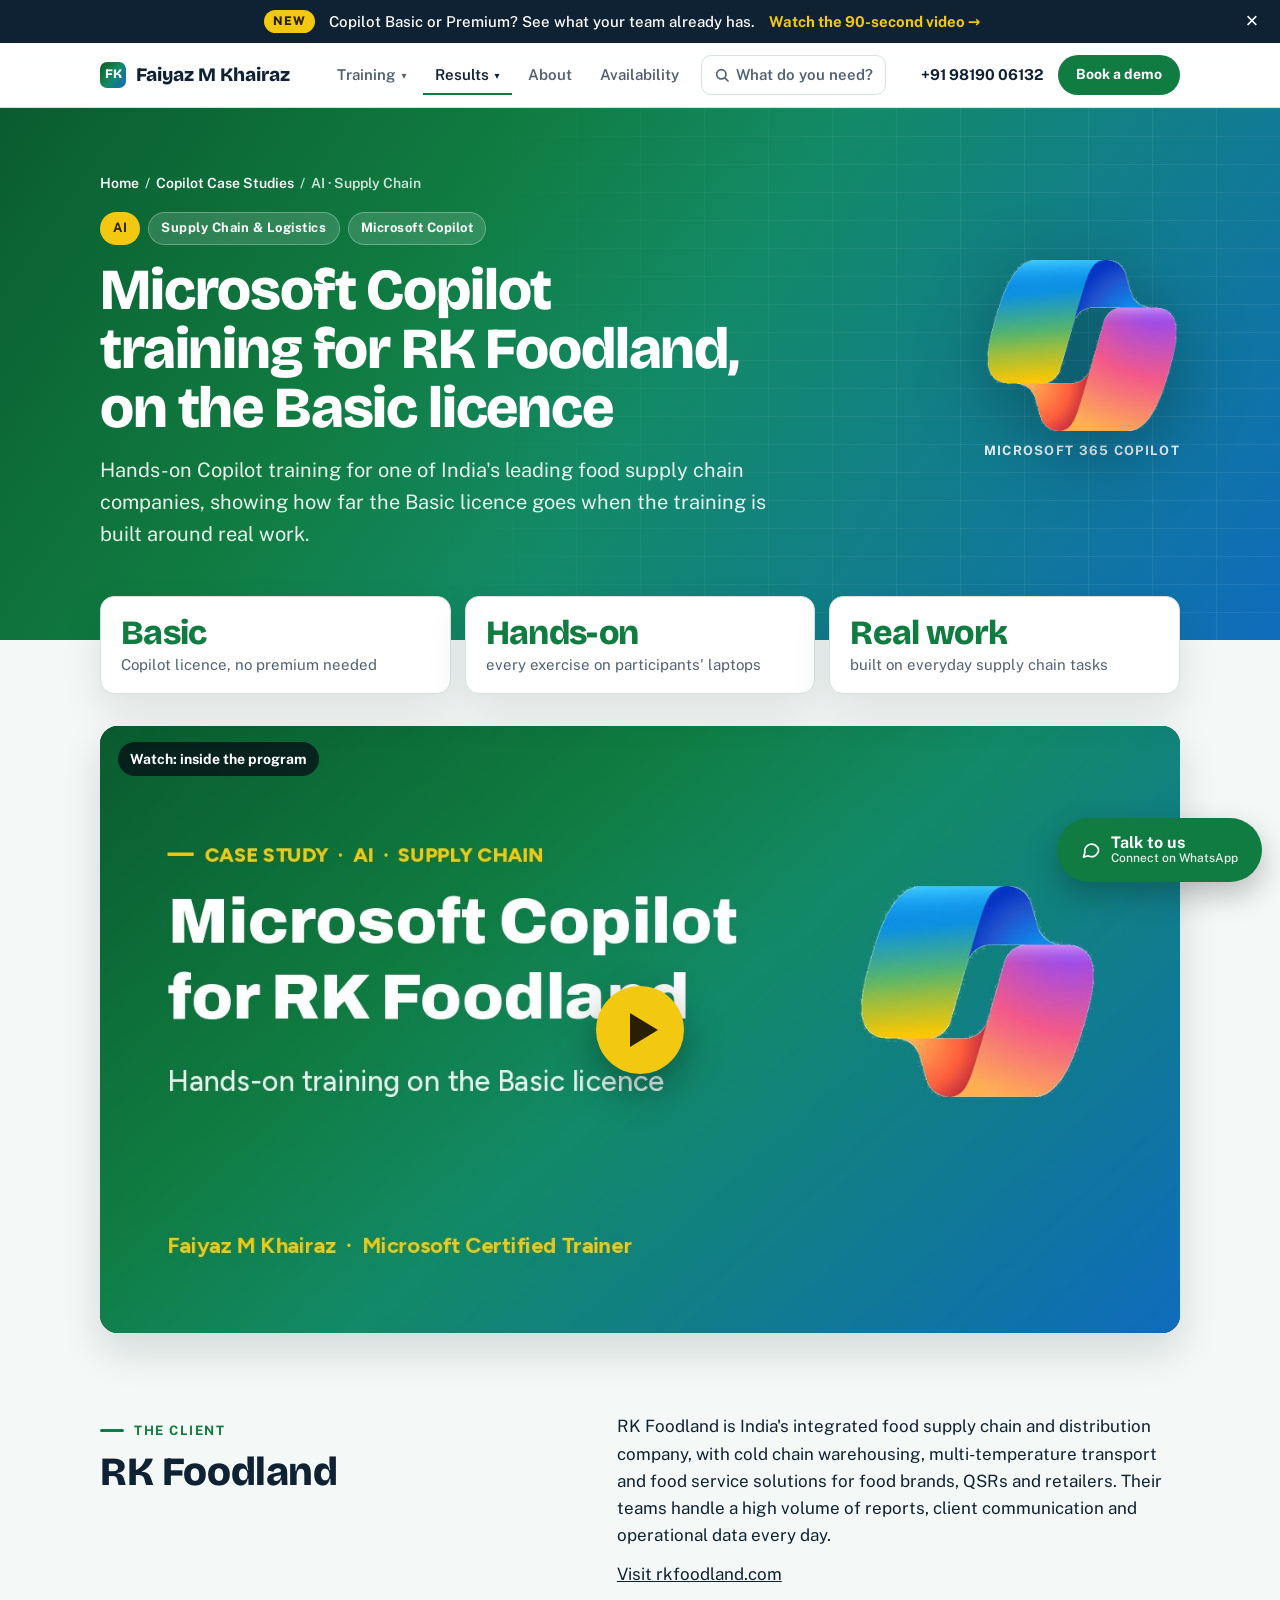
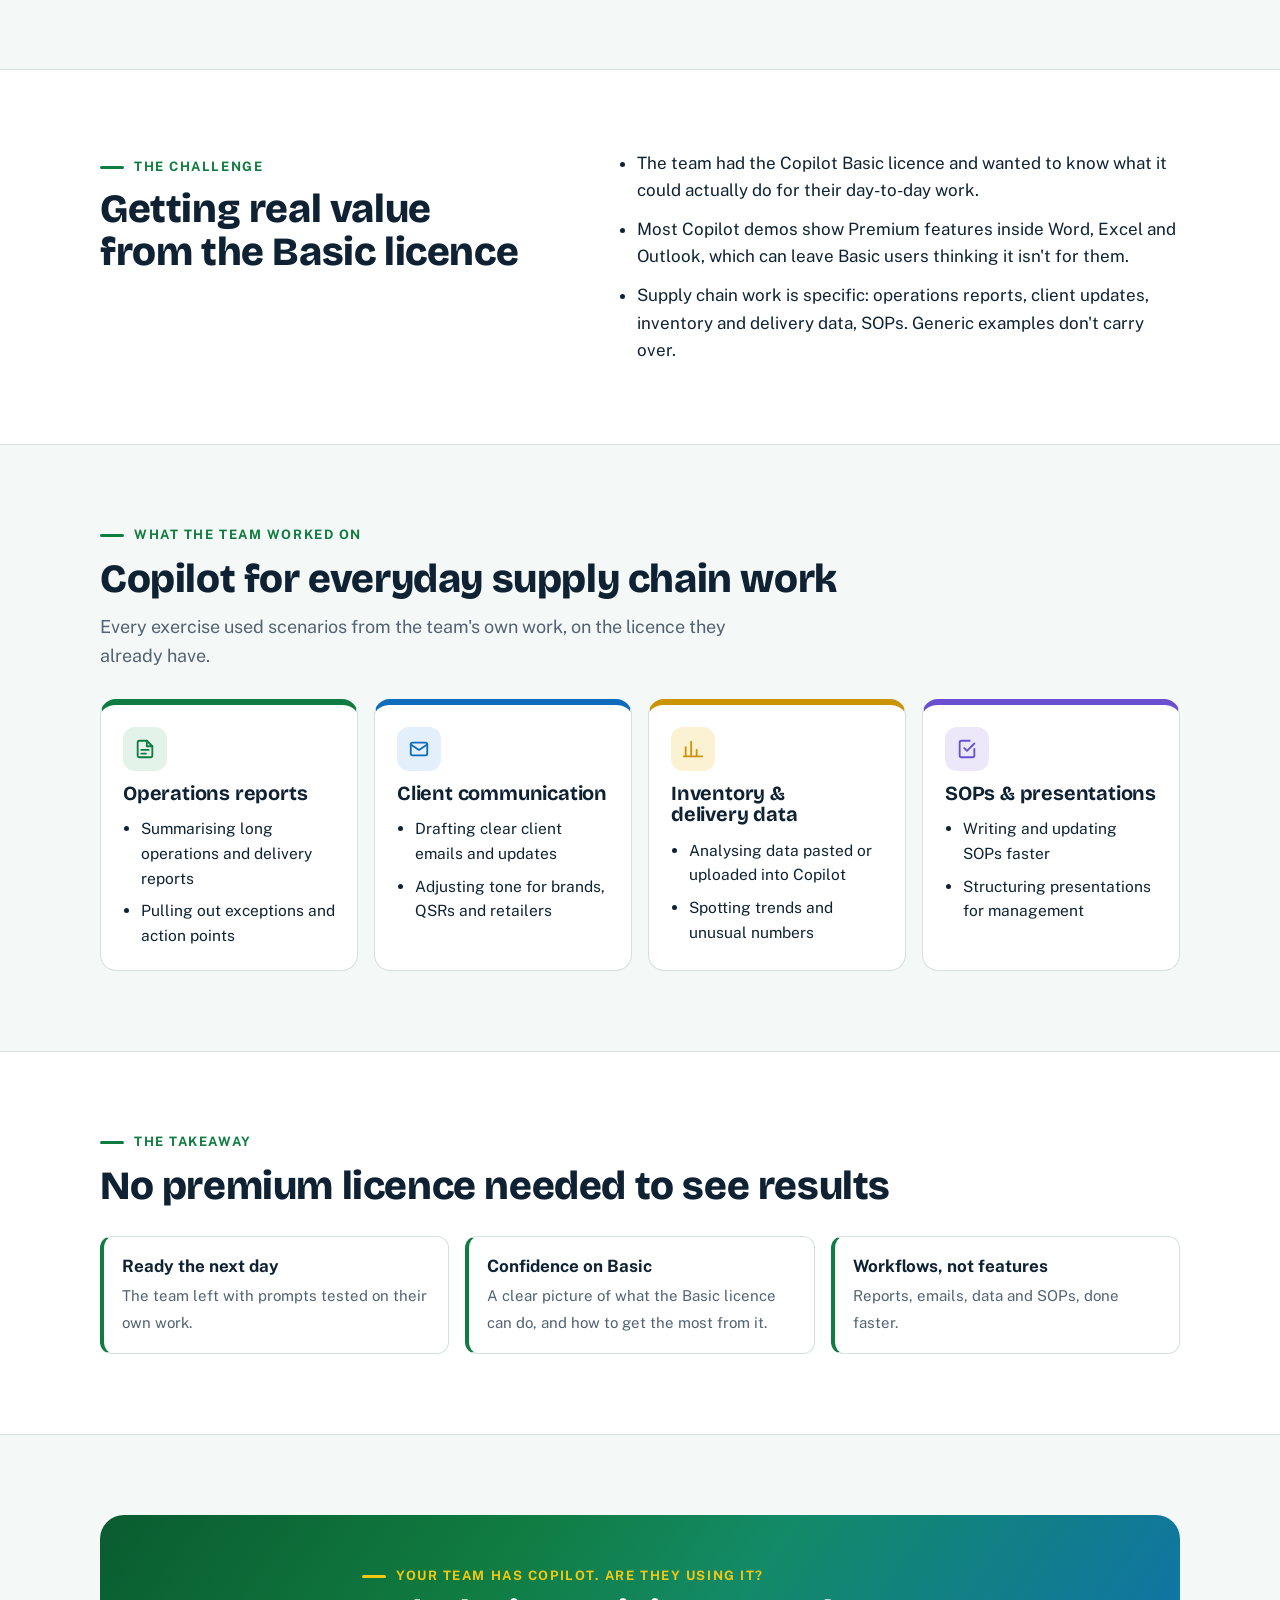
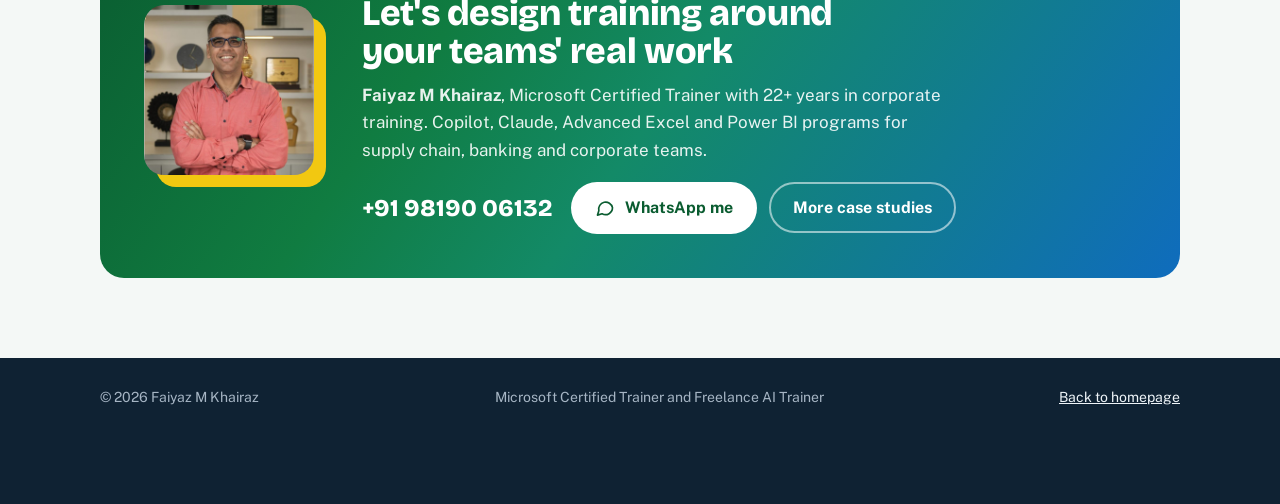
<file: case-studies/ai-supply-chain-rk-foodland-copilot.html>
<!doctype html>
<html lang="en">
<head>
<meta charset="utf-8">
<meta name="viewport" content="width=device-width, initial-scale=1, viewport-fit=cover">
<title>AI in Supply Chain: Microsoft Copilot Training for RK Foodland | Faiyaz M Khairaz</title>
<meta name="description" content="Case study: hands-on Microsoft Copilot training by Faiyaz M Khairaz for RK Foodland, India's integrated food supply chain partner, built entirely on the Copilot Basic licence.">
<link rel="canonical" href="https://faiyazkhairaz.com/case-studies/ai-supply-chain-rk-foodland-copilot.html">
<meta name="author" content="Faiyaz M Khairaz">
<meta name="theme-color" content="#107C41">
<meta property="og:type" content="article">
<meta property="og:site_name" content="Faiyaz M Khairaz">
<meta property="og:title" content="AI in Supply Chain: Microsoft Copilot Training for RK Foodland | Faiyaz M Khairaz">
<meta property="og:description" content="Case study: hands-on Microsoft Copilot training by Faiyaz M Khairaz for RK Foodland, India's integrated food supply chain partner, built entirely on the Copilot Basic licence.">
<meta property="og:url" content="https://faiyazkhairaz.com/case-studies/ai-supply-chain-rk-foodland-copilot.html">
<meta property="og:image" content="https://faiyazkhairaz.com/assets/case-studies/ai-supply-chain-rk-foodland-video.jpg">
<meta property="og:locale" content="en_IN">
<meta name="twitter:card" content="summary_large_image">
<meta name="twitter:image" content="https://faiyazkhairaz.com/assets/case-studies/ai-supply-chain-rk-foodland-video.jpg">
<link rel="icon" href="../assets/img/favicon.png">
<link rel="apple-touch-icon" href="../assets/img/favicon.png">
<link rel="preconnect" href="https://fonts.googleapis.com">
<link rel="preconnect" href="https://fonts.gstatic.com" crossorigin>
<link rel="stylesheet" href="https://fonts.googleapis.com/css2?family=Bricolage+Grotesque:opsz,wght@12..96,400;12..96,600;12..96,700;12..96,800&family=Public+Sans:wght@400;500;600;700&display=swap">
<link rel="stylesheet" href="case-studies.css">
</head>
<body>
<header class="top">
  <div class="wrap">
    <a class="mark" href="../index.html"><i>FK</i>Faiyaz M Khairaz</a>
    <nav class="nav" aria-label="Sections">
      <a href="../index.html#about">About</a>
      <a href="../index.html#programs">Programs</a>
      <a href="../index.html#videos">Videos</a>
      <a href="index.html" aria-current="page">Case Studies</a>
      <a href="../index.html#clients">Clients</a>
      <a href="../availability/">Availability</a>
      <a href="../index.html#enquiry">Enquire</a>
    </nav>
    <div class="top-cta"><a class="tel" href="tel:+919819006132">+91 98190 06132</a><a class="btn btn-green" href="https://wa.me/919819006132?text=Hi%20Faiyaz%2C%20I%20found%20your%20profile%20and%20would%20like%20to%20discuss%20a%20training%20program%20for%20my%20team." target="_blank" rel="noopener">WhatsApp me</a></div>
  </div>
</header>

<main>
<section class="cs-hero">
  <div class="wrap">
    <div>
      <nav class="crumbs" aria-label="Breadcrumb"><a href="../index.html">Home</a><span aria-hidden="true">/</span><a href="index.html">Copilot Case Studies</a><span aria-hidden="true">/</span><span>AI · Supply Chain</span></nav>
      <div class="tags"><span class="tag gold">AI</span><span class="tag">Supply Chain &amp; Logistics</span><span class="tag">Microsoft Copilot</span></div>
      <h1>Microsoft Copilot training for RK Foodland, on the Basic licence</h1>
      <p class="intro">Hands-on Copilot training for one of India's leading food supply chain companies, showing how far the Basic licence goes when the training is built around real work.</p>
    </div>
    <figure class="prod"><img src="../assets/img/copilot-logo.png" alt="Microsoft Copilot logo" width="448" height="400"><figcaption>Microsoft 365 Copilot</figcaption></figure>
  </div>
</section>

<div class="wrap">
  <div class="facts">
    <div class="fact"><b>Basic</b><span>Copilot licence, no premium needed</span></div>
    <div class="fact"><b>Hands-on</b><span>every exercise on participants' laptops</span></div>
    <div class="fact"><b>Real work</b><span>built on everyday supply chain tasks</span></div>
  </div>
  <div class="video-wrap">
    <div class="video" data-id="KFNGY-wUM2U">
      <button type="button" aria-label="Play video: Microsoft Copilot training for RK Foodland">
        <img src="../assets/case-studies/ai-supply-chain-rk-foodland-video.jpg" alt="" width="1280" height="720">
        <span class="play" aria-hidden="true"></span>
        <span class="label">Watch: inside the program</span>
      </button>
    </div>
  </div>
</div>

<section>
  <div class="wrap split">
    <div><span class="eyebrow">The client</span><h2>RK Foodland</h2></div>
    <div>
      <p>RK Foodland is India's integrated food supply chain and distribution company, with cold chain warehousing, multi-temperature transport and food service solutions for food brands, QSRs and retailers. Their teams handle a high volume of reports, client communication and operational data every day.</p>
      <p><a href="https://rkfoodland.com/" target="_blank" rel="noopener">Visit rkfoodland.com</a></p>
    </div>
  </div>
</section>

<section class="alt">
  <div class="wrap split">
    <div><span class="eyebrow">The challenge</span><h2>Getting real value from the Basic licence</h2></div>
    <ul>
      <li>The team had the Copilot Basic licence and wanted to know what it could actually do for their day-to-day work.</li>
      <li>Most Copilot demos show Premium features inside Word, Excel and Outlook, which can leave Basic users thinking it isn't for them.</li>
      <li>Supply chain work is specific: operations reports, client updates, inventory and delivery data, SOPs. Generic examples don't carry over.</li>
    </ul>
  </div>
</section>

<section>
  <div class="wrap">
    <div class="sec-head"><span class="eyebrow">What the team worked on</span><h2>Copilot for everyday supply chain work</h2><p class="lead">Every exercise used scenarios from the team's own work, on the licence they already have.</p></div>
    <div class="depts">
      <div class="dept"><span class="ic"><svg width="22" height="22" viewBox="0 0 24 24" fill="none" stroke="currentColor" stroke-width="2" stroke-linecap="round" stroke-linejoin="round" aria-hidden="true"><path d="M14 3H6a2 2 0 00-2 2v14a2 2 0 002 2h12a2 2 0 002-2V9z"/><path d="M14 3v6h6M8 13h8M8 17h5"/></svg></span><h3>Operations reports</h3><ul><li>Summarising long operations and delivery reports</li><li>Pulling out exceptions and action points</li></ul></div>
      <div class="dept" data-c="blue"><span class="ic"><svg width="22" height="22" viewBox="0 0 24 24" fill="none" stroke="currentColor" stroke-width="2" stroke-linecap="round" stroke-linejoin="round" aria-hidden="true"><rect x="3" y="5" width="18" height="14" rx="2"/><path d="M3 7l9 6 9-6"/></svg></span><h3>Client communication</h3><ul><li>Drafting clear client emails and updates</li><li>Adjusting tone for brands, QSRs and retailers</li></ul></div>
      <div class="dept" data-c="gold"><span class="ic"><svg width="22" height="22" viewBox="0 0 24 24" fill="none" stroke="currentColor" stroke-width="2" stroke-linecap="round" stroke-linejoin="round" aria-hidden="true"><path d="M4 20V10M10 20V4M16 20v-7M22 20H2"/></svg></span><h3>Inventory &amp; delivery data</h3><ul><li>Analysing data pasted or uploaded into Copilot</li><li>Spotting trends and unusual numbers</li></ul></div>
      <div class="dept" data-c="violet"><span class="ic"><svg width="22" height="22" viewBox="0 0 24 24" fill="none" stroke="currentColor" stroke-width="2" stroke-linecap="round" stroke-linejoin="round" aria-hidden="true"><path d="M9 11l3 3 8-8"/><path d="M20 12v7a2 2 0 01-2 2H6a2 2 0 01-2-2V5a2 2 0 012-2h9"/></svg></span><h3>SOPs &amp; presentations</h3><ul><li>Writing and updating SOPs faster</li><li>Structuring presentations for management</li></ul></div>
    </div>
  </div>
</section>

<section class="alt">
  <div class="wrap">
    <div class="sec-head"><span class="eyebrow">The takeaway</span><h2>No premium licence needed to see results</h2></div>
    <ul class="wins">
      <li><b>Ready the next day</b><span>The team left with prompts tested on their own work.</span></li>
      <li><b>Confidence on Basic</b><span>A clear picture of what the Basic licence can do, and how to get the most from it.</span></li>
      <li><b>Workflows, not features</b><span>Reports, emails, data and SOPs, done faster.</span></li>
    </ul>
  </div>
</section>

<section>
  <div class="wrap">
    <div class="cta">
      <div class="ph"><img src="../assets/img/faiyaz-m-khairaz-corporate-trainer.jpg" alt="Faiyaz M Khairaz" width="170" height="170"></div>
      <div>
        <span class="eyebrow">Your team has Copilot. Are they using it?</span>
        <h2>Let's design training around your teams' real work</h2>
        <p><b>Faiyaz M Khairaz</b>, Microsoft Certified Trainer with 22+ years in corporate training. Copilot, Claude, Advanced Excel and Power BI programs for supply chain, banking and corporate teams.</p>
        <div class="row">
          <a class="phone" href="tel:+919819006132">+91 98190 06132</a>
          <a class="btn btn-white" href="https://wa.me/919819006132?text=Hi%20Faiyaz%2C%20I%20found%20your%20profile%20and%20would%20like%20to%20discuss%20a%20training%20program%20for%20my%20team." target="_blank" rel="noopener"><svg viewBox="0 0 24 24" fill="none" stroke="currentColor" stroke-width="2" stroke-linecap="round" stroke-linejoin="round" aria-hidden="true"><path d="M21 11.5a8.4 8.4 0 0 1-12.5 7.4L3 20.5l1.6-5.3A8.4 8.4 0 1 1 21 11.5z"/></svg>WhatsApp me</a>
          <a class="btn btn-outline-white" href="index.html">More case studies</a>
        </div>
      </div>
    </div>
  </div>
</section>

</main>

<footer>
  <div class="wrap">
    <span>&copy; 2026 Faiyaz M Khairaz</span>
    <span>Microsoft Certified Trainer and Freelance AI Trainer</span>
    <a href="../index.html">Back to homepage</a>
  </div>
</footer>
<a class="btn btn-green float" href="https://wa.me/919819006132?text=Hi%20Faiyaz%2C%20I%20found%20your%20profile%20and%20would%20like%20to%20discuss%20a%20training%20program%20for%20my%20team." target="_blank" rel="noopener"><svg viewBox="0 0 24 24" fill="none" stroke="currentColor" stroke-width="2" stroke-linecap="round" stroke-linejoin="round" aria-hidden="true"><path d="M21 11.5a8.4 8.4 0 0 1-12.5 7.4L3 20.5l1.6-5.3A8.4 8.4 0 1 1 21 11.5z"/></svg><span class="fl"><b>Talk to us</b><small>Connect on WhatsApp</small></span></a>
<script src="case-studies.js"></script>
</body>
</html>
</file>
<file: case-studies/case-studies.css>
/* Case studies for faiyazkhairaz.com. Same tokens, type and buttons as the homepage. */
:root{
  --ground:#F4F8F6; --surface:#FFFFFF; --ink:#0F2233; --muted:#526273; --line:#D6E1DC;
  --green:#107C41; --green-2:#21A366; --blue:#0F6CBD; --sky:#2899F5; --gold:#C99505; --gold-bright:#F2C811; --violet:#6A4FD0;
  --tint-green:#E3F3EA; --tint-blue:#E3EFFA; --tint-gold:#FBF2D3; --tint-violet:#ECE8FA;
  --hero:linear-gradient(125deg,#0A5C30 0%,#107C41 32%,#138A67 52%,#0F6CBD 100%);
  --band:#0F2233; --band-ink:#EEF4F8; --band-muted:#A6B5C4; --on-accent:#FFFFFF;
  --display:"Bricolage Grotesque","Avenir Next","Segoe UI",system-ui,sans-serif;
  --body:"Public Sans","Segoe UI",system-ui,-apple-system,sans-serif;
  --w:1160px;
}
@media (prefers-color-scheme: dark){:root:not([data-theme="light"]){
  --ground:#0B1520; --surface:#122030; --ink:#EAF2F7; --muted:#A3B3C2; --line:#24384A;
  --green:#2DBB72; --green-2:#3FD08A; --blue:#4BA3F0; --sky:#6DB8F7; --gold:#F2C811; --violet:#A28CF5;
  --tint-green:#123426; --tint-blue:#11283F; --tint-gold:#33290C; --tint-violet:#241D45;
  --band:#060D15; --on-accent:#06140C; color-scheme:dark}}
:root[data-theme="dark"]{
  --ground:#0B1520; --surface:#122030; --ink:#EAF2F7; --muted:#A3B3C2; --line:#24384A;
  --green:#2DBB72; --green-2:#3FD08A; --blue:#4BA3F0; --sky:#6DB8F7; --gold:#F2C811; --violet:#A28CF5;
  --tint-green:#123426; --tint-blue:#11283F; --tint-gold:#33290C; --tint-violet:#241D45;
  --band:#060D15; --on-accent:#06140C; color-scheme:dark}

*{box-sizing:border-box}
[hidden]{display:none!important}
html{scroll-behavior:smooth}
@media (prefers-reduced-motion: reduce){html{scroll-behavior:auto}*{transition:none!important}}
body{margin:0;background:var(--ground);color:var(--ink);font-family:var(--body);font-size:17px;line-height:1.6;-webkit-font-smoothing:antialiased}
.wrap{max-width:var(--w);margin:0 auto;padding-inline:clamp(16px,4vw,40px)}
h1,h2,h3{font-family:var(--display);line-height:1.08;margin:0;text-wrap:balance;letter-spacing:-0.01em}
h2{font-size:clamp(28px,3.6vw,40px);font-weight:800}
h3{font-size:20px;font-weight:700}
p{margin:0}
a{color:inherit}
img{max-width:100%;display:block}
:focus-visible{outline:3px solid var(--gold-bright);outline-offset:3px;border-radius:6px}
section{padding-block:clamp(48px,7vw,80px)}
.lead{color:var(--muted);max-width:62ch;font-size:18px}
.alt{background:var(--surface);border-block:1px solid var(--line)}
.eyebrow{display:inline-flex;align-items:center;gap:10px;font-size:13px;font-weight:700;letter-spacing:.12em;text-transform:uppercase;color:var(--green)}
.eyebrow::before{content:"";width:24px;height:3px;border-radius:2px;background:currentColor}

.btn{display:inline-flex;align-items:center;justify-content:center;gap:10px;font-family:var(--body);font-weight:700;font-size:16px;text-decoration:none;padding:14px 22px;border-radius:999px;border:2px solid transparent;cursor:pointer;transition:transform .15s ease,box-shadow .15s ease;line-height:1.2;min-height:48px}
.btn:hover{transform:translateY(-1px)}
.btn svg{width:20px;height:20px;flex:none}
.btn-green{background:var(--green);color:var(--on-accent)}
.btn-white{background:#FFFFFF;color:#0A5C30}
.btn-outline-white{border-color:rgba(255,255,255,.55);color:#FFFFFF;background:transparent}
.btn-outline-white:hover{border-color:#FFFFFF}
.btn-ghost{border-color:var(--line);color:var(--ink);background:var(--surface)}
.btn-ghost:hover{border-color:var(--ink)}

/* Header (as on the homepage) */
.top{position:sticky;top:0;z-index:40;background:color-mix(in srgb,var(--surface) 90%,transparent);backdrop-filter:blur(10px);border-bottom:1px solid var(--line)}
.top .wrap{display:flex;align-items:center;justify-content:space-between;gap:16px;padding-block:12px}
.mark{font-family:var(--display);font-weight:800;font-size:19px;text-decoration:none;white-space:nowrap;display:flex;align-items:center;gap:10px}
.mark i{width:26px;height:26px;border-radius:7px;background:var(--hero);display:inline-grid;place-items:center;color:#fff;font-style:normal;font-size:13px;font-weight:800}
.nav{display:flex;gap:18px;font-size:14.5px;font-weight:500}
.nav a{text-decoration:none;color:var(--muted);white-space:nowrap}
.nav a:hover,.nav a[aria-current="page"]{color:var(--ink)}
.nav a[aria-current="page"]{font-weight:700;box-shadow:inset 0 -2px 0 var(--green)}
.top-cta{display:flex;align-items:center;gap:14px}
.tel{font-weight:700;font-size:15px;text-decoration:none;color:var(--ink);white-space:nowrap}
.top .btn{padding:9px 16px;font-size:14px;min-height:40px}
@media (max-width:900px){.nav{display:none}}
@media (max-width:520px){.tel{display:none}}

/* Hero band */
.cs-hero{background:var(--hero);color:#fff;position:relative;overflow:hidden;padding-block:clamp(36px,5vw,64px) clamp(64px,7vw,96px)}
.cs-hero::before{content:"";position:absolute;inset:0;background-image:linear-gradient(rgba(255,255,255,.07) 1px,transparent 1px),linear-gradient(90deg,rgba(255,255,255,.07) 1px,transparent 1px);background-size:64px 28px;mask-image:linear-gradient(100deg,transparent 30%,#000 75%);pointer-events:none}
.cs-hero .wrap{position:relative;display:grid;grid-template-columns:minmax(0,1fr) auto;gap:24px 48px;align-items:center}
.crumbs{display:flex;flex-wrap:wrap;gap:6px;font-size:14px;font-weight:600;color:rgba(255,255,255,.8);margin-bottom:18px}
.crumbs a{color:#fff;text-decoration:none}
.crumbs a:hover{text-decoration:underline}
.tags{display:flex;flex-wrap:wrap;gap:8px;margin-bottom:16px}
.tag{display:inline-flex;align-items:center;gap:6px;padding:5px 12px;border-radius:999px;font-size:13px;font-weight:700;letter-spacing:.04em;background:rgba(255,255,255,.14);border:1px solid rgba(255,255,255,.28);color:#fff}
.tag.gold{background:var(--gold-bright);border-color:transparent;color:#2A2000}
.cs-hero h1{font-size:clamp(34px,5vw,58px);font-weight:800;letter-spacing:-0.02em;line-height:1.02;max-width:20ch}
.cs-hero .intro{margin-top:16px;font-size:clamp(17px,1.8vw,20px);color:rgba(255,255,255,.9);max-width:58ch}
.conf{display:inline-flex;align-items:center;gap:10px;margin-top:22px;padding:9px 14px;border-radius:12px;background:rgba(6,20,12,.28);border:1px solid rgba(255,255,255,.25);font-weight:600;font-size:15px}
.conf svg{flex:none;color:var(--gold-bright)}
.prod{margin:0;display:flex;flex-direction:column;align-items:center;gap:10px}
.prod img{width:clamp(130px,15vw,200px);height:auto;filter:drop-shadow(0 18px 36px rgba(0,0,0,.3))}
.prod figcaption{font-size:13px;font-weight:700;letter-spacing:.1em;text-transform:uppercase;color:rgba(255,255,255,.9)}
@media (max-width:760px){.cs-hero .wrap{grid-template-columns:1fr}.prod{order:-1;flex-direction:row}.prod img{width:52px}.prod figcaption{font-size:12px}}

/* Key numbers */
.facts{display:grid;grid-template-columns:repeat(auto-fit,minmax(180px,1fr));gap:14px;margin-top:-44px;position:relative;z-index:2}
.fact{background:var(--surface);border:1px solid var(--line);border-radius:14px;padding:18px 20px;box-shadow:0 18px 40px color-mix(in srgb,var(--ink) 10%,transparent)}
.fact b{display:block;font-family:var(--display);font-size:clamp(26px,3vw,34px);font-weight:800;letter-spacing:-0.02em;line-height:1.05;color:var(--green);font-variant-numeric:tabular-nums}
.fact span{display:block;margin-top:4px;font-size:15px;color:var(--muted);line-height:1.35}

/* In-page video */
.video-wrap{margin-top:32px}
.video{position:relative;aspect-ratio:16/9;border-radius:18px;overflow:hidden;background:var(--band);box-shadow:0 18px 40px color-mix(in srgb,var(--ink) 14%,transparent)}
.video button{all:unset;cursor:pointer;position:absolute;inset:0;display:block}
.video img{width:100%;height:100%;object-fit:cover}
.video .play{position:absolute;left:50%;top:50%;transform:translate(-50%,-50%);width:88px;height:88px;border-radius:50%;background:var(--gold-bright);display:grid;place-items:center;box-shadow:0 14px 40px rgba(0,0,0,.35);transition:transform .2s}
.video .play::before{content:"";margin-left:7px;border-style:solid;border-width:17px 0 17px 28px;border-color:transparent transparent transparent #2A2000}
.video button:hover .play,.video button:focus-visible .play{transform:translate(-50%,-50%) scale(1.08)}
.video .label{position:absolute;left:18px;top:16px;padding:6px 12px;border-radius:999px;background:rgba(6,13,21,.75);color:#fff;font-weight:700;font-size:14px}
.video iframe{position:absolute;inset:0;width:100%;height:100%;border:0}
@media (max-width:640px){.video .play{width:64px;height:64px}.video .play::before{border-width:12px 0 12px 20px}}

/* Content blocks */
.split{display:grid;grid-template-columns:minmax(0,.9fr) minmax(0,1.1fr);gap:24px 56px;align-items:start}
.split h2{margin-top:10px}
.split ul{margin:0;padding-left:20px;display:grid;gap:12px}
.split p+p{margin-top:12px}
@media (max-width:860px){.split{grid-template-columns:1fr}}
.sec-head{display:grid;gap:12px;margin-bottom:28px}

.steps{display:grid;grid-template-columns:repeat(auto-fit,minmax(230px,1fr));gap:16px;list-style:none;padding:0;margin:0;counter-reset:s}
.steps li{background:var(--surface);border:1px solid var(--line);border-radius:16px;padding:22px;counter-increment:s}
.steps li::before{content:counter(s,decimal-leading-zero);display:block;font-family:var(--display);font-weight:800;font-size:28px;color:var(--green);margin-bottom:6px}
.steps h3{font-size:18px;margin-bottom:6px}
.steps p{color:var(--muted);font-size:15px}

.depts{display:grid;grid-template-columns:repeat(auto-fit,minmax(240px,1fr));gap:16px}
.dept{--pc:var(--green);--pt:var(--tint-green);background:var(--surface);border:1px solid var(--line);border-top:6px solid var(--pc);border-radius:16px;padding:22px;display:flex;flex-direction:column;gap:12px}
.dept[data-c="blue"]{--pc:var(--blue);--pt:var(--tint-blue)}
.dept[data-c="violet"]{--pc:var(--violet);--pt:var(--tint-violet)}
.dept[data-c="gold"]{--pc:var(--gold);--pt:var(--tint-gold)}
.dept .ic{width:44px;height:44px;border-radius:12px;display:grid;place-items:center;background:var(--pt);color:var(--pc)}
.dept ul{margin:0;padding-left:18px;display:grid;gap:8px;font-size:15.5px}
.across{margin-top:16px;border-radius:16px;padding:18px 22px;background:var(--band);color:var(--band-ink);display:flex;gap:14px;align-items:center}
.across svg{flex:none;color:var(--gold-bright)}
.across b{color:#fff}

.lic{display:grid;grid-template-columns:repeat(auto-fit,minmax(280px,1fr));gap:16px}
.lic > div{background:var(--surface);border:1px solid var(--line);border-radius:16px;padding:24px}
.lic .chip{display:inline-block;font-size:12px;font-weight:800;letter-spacing:.08em;text-transform:uppercase;padding:4px 10px;border-radius:999px;background:var(--tint-green);color:var(--green);margin-bottom:10px}
.lic .prem .chip{background:var(--gold-bright);color:#2A2000}
.lic h3{margin-bottom:8px}
.lic ul{margin:0;padding-left:18px;display:grid;gap:8px}

.gal{display:grid;grid-template-columns:repeat(auto-fit,minmax(230px,1fr));gap:12px}
.gal img{width:100%;height:auto;aspect-ratio:4/3;object-fit:cover;border-radius:14px}

.wins{display:grid;grid-template-columns:repeat(auto-fit,minmax(230px,1fr));gap:16px;list-style:none;padding:0;margin:0}
.wins li{background:var(--surface);border:1px solid var(--line);border-left:4px solid var(--green);border-radius:12px;padding:16px 18px}
.wins b{display:block;margin-bottom:2px}
.wins span{color:var(--muted);font-size:15px}

/* Contact block */
.cta{background:var(--hero);color:#fff;border-radius:24px;padding:clamp(24px,4vw,44px);display:grid;grid-template-columns:auto minmax(0,1fr);gap:24px 36px;align-items:center}
.cta .ph{position:relative;margin:0 12px 12px 0}
.cta .ph::before{content:"";position:absolute;inset:12px -12px -12px 12px;background:var(--gold-bright);border-radius:20px}
.cta .ph img{position:relative;width:170px;height:170px;object-fit:cover;border-radius:20px}
.cta h2{font-size:clamp(26px,3.2vw,36px);margin:8px 0 10px}
.cta p{color:rgba(255,255,255,.9);max-width:58ch;margin-bottom:18px}
.cta .eyebrow{color:var(--gold-bright)}
.cta .row{display:flex;flex-wrap:wrap;gap:12px;align-items:center}
.cta .phone{font-family:var(--display);font-weight:800;font-size:24px;color:#fff;text-decoration:none;margin-right:6px}
@media (max-width:640px){.cta{grid-template-columns:1fr}.cta .ph img{width:120px;height:120px}}

/* Case study cards (listing page and homepage) */
.filters{display:flex;flex-wrap:wrap;gap:8px;margin-bottom:12px}
.filters button{appearance:none;font:inherit;font-size:14px;font-weight:600;padding:8px 14px;border-radius:999px;border:1px solid var(--line);background:var(--surface);color:var(--ink);cursor:pointer;min-height:40px}
.filters button[aria-pressed="true"]{background:var(--green);border-color:var(--green);color:var(--on-accent)}
.filters .lbl{align-self:center;font-size:13px;font-weight:700;letter-spacing:.08em;text-transform:uppercase;color:var(--muted);margin-right:4px}
.cards{display:grid;grid-template-columns:repeat(auto-fill,minmax(320px,1fr));gap:20px;margin-top:24px}
.card{display:flex;flex-direction:column;background:var(--surface);border:1px solid var(--line);border-radius:18px;overflow:hidden;text-decoration:none;transition:transform .15s ease,box-shadow .15s ease}
.card:hover{transform:translateY(-3px);box-shadow:0 14px 30px color-mix(in srgb,var(--ink) 12%,transparent)}
.card img{width:100%;height:auto;aspect-ratio:16/9;object-fit:cover}
.card .in{padding:18px 20px 20px;display:flex;flex-direction:column;gap:8px;flex:1}
.card .kind{display:flex;align-items:center;gap:8px;font-size:12px;font-weight:800;letter-spacing:.1em;text-transform:uppercase;color:var(--green)}
.card .kind img{width:20px;height:auto;aspect-ratio:auto}
.card h3{font-size:20px}
.card p{color:var(--muted);font-size:15px}
.card .meta{margin-top:auto;padding-top:12px;border-top:1px solid var(--line);display:flex;flex-wrap:wrap;gap:6px 14px;font-size:13.5px;font-weight:600;color:var(--muted)}
.card .go{color:var(--green);font-weight:700}
.empty{margin-top:24px;color:var(--muted)}

footer{background:var(--band);color:var(--band-muted);font-size:14px;padding-block:28px 96px}
footer .wrap{display:flex;flex-wrap:wrap;gap:8px 24px;justify-content:space-between}
footer a{color:var(--band-ink)}
.float{position:fixed;right:18px;bottom:18px;z-index:50;box-shadow:0 12px 30px rgba(0,0,0,.25)}
.float .fl{display:flex;flex-direction:column;line-height:1.15;text-align:left}
.float small{font-weight:500;font-size:12px;opacity:.9}
@media (max-width:520px){.float .fl small{display:none}}
</file>
<file: assets/nav/site-nav.css>
/* Site menu for faiyazkhairaz.com: grouped dropdowns, Training mega menu,
   "What do you need?" finder, announcement bar and phone menu.
   Loaded on every page; the menu itself is built by site-nav.js. */
:root{
  --sn-ink:var(--ink,#0F2233);--sn-muted:var(--muted,#526273);--sn-line:var(--line,#D6E1DC);
  --sn-surface:var(--surface,#FFFFFF);--sn-ground:var(--ground,#F4F8F6);--sn-green:var(--green,#107C41);
  --sn-blue:var(--blue,#0F6CBD);--sn-tg:var(--tint-green,#E3F3EA);--sn-tb:var(--tint-blue,#E3EFFA);
  --sn-tgold:var(--tint-gold,#FBF2D3);--sn-gold:#F2C811;--sn-on:var(--on-accent,#FFFFFF);
  --sn-display:var(--display,"Bricolage Grotesque","Segoe UI",system-ui,sans-serif);
  --sn-body:var(--body,"Public Sans","Segoe UI",system-ui,sans-serif);
}

/* Announcement bar */
.sn-bar{background:#0F2233;color:#FFFFFF;font:500 15px/1.4 var(--sn-body);position:relative;z-index:41}
.sn-bar .sn-bar-in{max-width:1160px;margin:0 auto;padding:10px 52px 10px 16px;display:flex;flex-wrap:wrap;align-items:center;justify-content:center;gap:6px 14px;text-align:center}
.sn-bar .sn-new{font-size:12px;font-weight:800;letter-spacing:.08em;padding:3px 9px;border-radius:999px;background:var(--sn-gold);color:#2A2000}
.sn-bar a{color:var(--sn-gold);font-weight:700;text-decoration:none}
.sn-bar a:hover{text-decoration:underline}
.sn-bar .sn-x{position:absolute;right:max(10px,env(safe-area-inset-right,0px));top:50%;transform:translateY(-50%);width:36px;height:36px;border:0;border-radius:50%;background:transparent;color:#FFFFFF;font-size:22px;line-height:1;cursor:pointer}
.sn-bar .sn-x:hover{background:rgba(255,255,255,.12)}

/* Menu row */
.top .nav.sn-nav{display:flex;align-items:center;gap:4px}
.sn-nav .sn-item,.sn-nav a.sn-link{appearance:none;border:0;background:transparent;font:600 15px/1 var(--sn-body);color:var(--sn-muted);padding:10px 12px;border-radius:10px;cursor:pointer;display:inline-flex;align-items:center;gap:6px;text-decoration:none;white-space:nowrap;min-height:40px}
.sn-nav .sn-item:hover,.sn-nav a.sn-link:hover{color:var(--sn-ink);background:var(--sn-ground)}
.sn-nav .sn-item[aria-expanded="true"]{background:var(--sn-tg);color:var(--sn-green)}
.sn-nav .sn-item.sn-cur,.sn-nav a.sn-link.sn-cur{color:var(--sn-ink);box-shadow:inset 0 -2px 0 var(--sn-green);border-radius:0}
.sn-nav .sn-caret{font-size:10px;transition:transform .15s}
.sn-nav .sn-item[aria-expanded="true"] .sn-caret{transform:rotate(180deg)}
.sn-nav .sn-find{border:1.5px solid var(--sn-line);margin-left:6px}
.sn-nav .sn-find svg{width:16px;height:16px}
@media (max-width:1120px){.top .tel{display:none}}
@media (max-width:1020px){.sn-nav .sn-find .sn-find-t{display:none}}

/* Dim layer */
.sn-dim{position:fixed;inset:0;background:rgba(15,34,51,.38);z-index:39}

/* Dropdown panels (live inside the sticky header) */
.sn-panel{position:absolute;top:calc(100% + 8px);background:var(--sn-surface);color:var(--sn-ink);border-radius:20px;box-shadow:0 30px 70px rgba(15,34,51,.28);z-index:45;font-family:var(--sn-body)}
.sn-panel a{color:var(--sn-ink);text-decoration:none}
.sn-mega{left:50%;transform:translateX(-50%);width:min(1100px,calc(100vw - 32px));padding:28px;display:grid;grid-template-columns:minmax(0,1.15fr) minmax(0,1fr) minmax(0,1.2fr);gap:28px}
.sn-col{display:flex;flex-direction:column;gap:4px;min-width:0}
.sn-col + .sn-col{border-left:1px solid var(--sn-line);padding-left:24px}
.sn-h{font-size:12px;font-weight:800;letter-spacing:.1em;color:var(--sn-muted);margin:0 0 6px 10px;text-transform:uppercase}
.sn-row{display:flex;gap:14px;align-items:center;padding:11px 10px;border-radius:12px}
.sn-row:hover,.sn-row:focus-visible{background:var(--sn-ground)}
.sn-row.sn-hl{background:var(--sn-tg)}
.sn-ic{width:40px;height:40px;flex:none;border-radius:10px;display:grid;place-items:center;font:800 15px var(--sn-display)}
.sn-ic img{width:24px;height:auto}
.sn-row b{display:flex;align-items:center;gap:8px;font-size:16px;line-height:1.25}
.sn-row small{display:block;font-size:14px;color:var(--sn-muted);line-height:1.35;margin-top:2px}
.sn-tag{font-size:10.5px;font-weight:800;letter-spacing:.06em;padding:3px 7px;border-radius:999px;background:var(--sn-gold);color:#2A2000}
.sn-feat{display:flex;flex-direction:column;gap:10px;background:#0F2233;border-radius:16px;padding:14px;color:#FFFFFF!important}
.sn-feat .sn-thumb{position:relative;display:block}
.sn-feat img{width:100%;height:auto;aspect-ratio:16/9;object-fit:cover;border-radius:10px;display:block}
.sn-feat .sn-play{position:absolute;left:50%;top:50%;width:54px;height:54px;margin:-27px 0 0 -27px;border-radius:50%;background:var(--sn-gold);display:grid;place-items:center}
.sn-feat .sn-play::before{content:"";margin-left:5px;border-style:solid;border-width:10px 0 10px 16px;border-color:transparent transparent transparent #2A2000}
.sn-feat .sn-k{font-size:12px;font-weight:800;letter-spacing:.1em;color:var(--sn-gold)}
.sn-feat b{font:800 21px/1.15 var(--sn-display);color:#FFFFFF}
.sn-feat .sn-go{font-weight:700;color:var(--sn-gold)}
.sn-drop{width:400px;padding:12px;display:flex;flex-direction:column;gap:2px}
.sn-drop .sn-row{justify-content:space-between}
.sn-drop .sn-arrow{color:var(--sn-green);font-weight:800}

/* Finder */
.sn-finder{position:fixed;left:50%;top:max(90px,12vh);transform:translateX(-50%);width:min(720px,calc(100vw - 32px));max-height:calc(100vh - 120px);overflow:auto;background:var(--sn-surface);color:var(--sn-ink);border-radius:22px;box-shadow:0 30px 70px rgba(15,34,51,.32);padding:28px;z-index:60;font-family:var(--sn-body);display:flex;flex-direction:column;gap:16px}
.sn-finder .sn-fh{display:flex;justify-content:space-between;align-items:center;gap:12px}
.sn-finder h2{font:800 28px/1.1 var(--sn-display);margin:0;color:var(--sn-ink)}
.sn-finder .sn-close{width:40px;height:40px;border-radius:50%;border:1px solid var(--sn-line);background:var(--sn-surface);color:var(--sn-ink);font-size:20px;cursor:pointer}
.sn-grid{display:grid;grid-template-columns:repeat(2,minmax(0,1fr));gap:12px}
.sn-opt{display:flex;gap:14px;align-items:center;padding:18px;border-radius:16px;border:2px solid var(--sn-line);text-decoration:none;color:var(--sn-ink)}
.sn-opt:hover,.sn-opt:focus-visible{border-color:var(--sn-green);background:var(--sn-tg)}
.sn-opt b{display:block;font-size:17px}
.sn-opt small{display:block;font-size:14px;color:var(--sn-muted)}
.sn-wa{display:block;text-align:center;font-weight:700;padding:14px;border-radius:999px;background:var(--sn-green);color:var(--sn-on)!important;text-decoration:none}
.sn-finder .sn-note{font-size:13.5px;color:var(--sn-muted);text-align:center;margin:-6px 0 0}
@media (max-width:600px){.sn-grid{grid-template-columns:1fr}.sn-finder{padding:20px}}

/* Phone menu */
.sn-burger{display:none;width:46px;height:46px;border-radius:12px;border:1.5px solid var(--sn-line);background:var(--sn-surface);color:var(--sn-ink);font-size:22px;line-height:1;cursor:pointer;flex:none}
.sn-mobile{position:fixed;left:0;right:0;bottom:0;background:var(--sn-surface);color:var(--sn-ink);z-index:38;overflow-y:auto;padding:10px max(16px,env(safe-area-inset-left,0px)) calc(20px + env(safe-area-inset-bottom,0px));font-family:var(--sn-body);display:flex;flex-direction:column}
.sn-mobile a{color:var(--sn-ink);text-decoration:none}
.sn-acc{display:flex;justify-content:space-between;align-items:center;width:100%;min-height:56px;padding:0 6px;border:0;border-bottom:1px solid var(--sn-line);background:none;font:700 18px var(--sn-body);color:var(--sn-ink);cursor:pointer;text-align:left}
.sn-acc .sn-caret{font-size:12px;transition:transform .15s}
.sn-acc[aria-expanded="true"] .sn-caret{transform:rotate(180deg)}
.sn-sub{display:flex;flex-direction:column;padding:6px 0 10px}
.sn-sub a{display:flex;gap:10px;align-items:center;padding:12px 8px;border-radius:10px;font-size:16px;font-weight:600}
.sn-sub a:hover{background:var(--sn-ground)}
.sn-sub img{width:22px;height:auto}
.sn-mlink{display:flex;align-items:center;min-height:56px;padding:0 6px;border-bottom:1px solid var(--sn-line);font-size:18px;font-weight:700}
.sn-mcta{margin-top:auto;display:flex;flex-direction:column;gap:10px;padding-top:18px}
.sn-mcta a{text-align:center;font-weight:700;font-size:16px;padding:15px;border-radius:999px}
.sn-mcta .sn-p{background:var(--sn-green);color:var(--sn-on)}
.sn-mcta .sn-s{border:2px solid var(--sn-ink)}
@media (max-width:900px){.sn-burger{display:inline-grid;place-items:center}.top .top-cta .btn{display:none}.top .nav.sn-nav{display:none}}
@media (min-width:901px){.sn-mobile{display:none!important}}

/* Homepage teaser card (Programs section) */
.sn-teaser{grid-column:1/-1;display:grid;grid-template-columns:minmax(0,1.1fr) minmax(0,1fr);gap:28px;align-items:center;background:#0F2233;color:#FFFFFF;border-radius:18px;padding:28px 32px;text-decoration:none}
.sn-teaser .sn-new{justify-self:start;font-size:12px;font-weight:800;letter-spacing:.08em;padding:5px 11px;border-radius:999px;background:var(--sn-gold);color:#2A2000}
.sn-teaser .sn-tx{display:grid;gap:12px}
.sn-teaser h3{font:800 clamp(24px,2.6vw,30px)/1.1 var(--sn-display);margin:0;color:#FFFFFF}
.sn-teaser p{margin:0;color:#C9D7E1;font-size:16px}
.sn-teaser .sn-go{font-weight:700;color:var(--sn-gold)}
.sn-teaser img{width:100%;height:auto;aspect-ratio:16/9;object-fit:cover;border-radius:12px;display:block}
.sn-teaser:hover .sn-go{text-decoration:underline}
.prog .sn-proglink{font-weight:700;color:var(--pc,var(--sn-blue));text-decoration:none;margin-top:auto}
.prog .sn-proglink:hover{text-decoration:underline}
@media (max-width:760px){.sn-teaser{grid-template-columns:1fr;padding:22px}}
@media (prefers-reduced-motion:reduce){.sn-nav .sn-caret,.sn-acc .sn-caret{transition:none}}
.sn-bar[hidden],.sn-panel[hidden],.sn-finder[hidden],.sn-mobile[hidden],.sn-dim[hidden],.sn-sub[hidden]{display:none!important}
</file>
